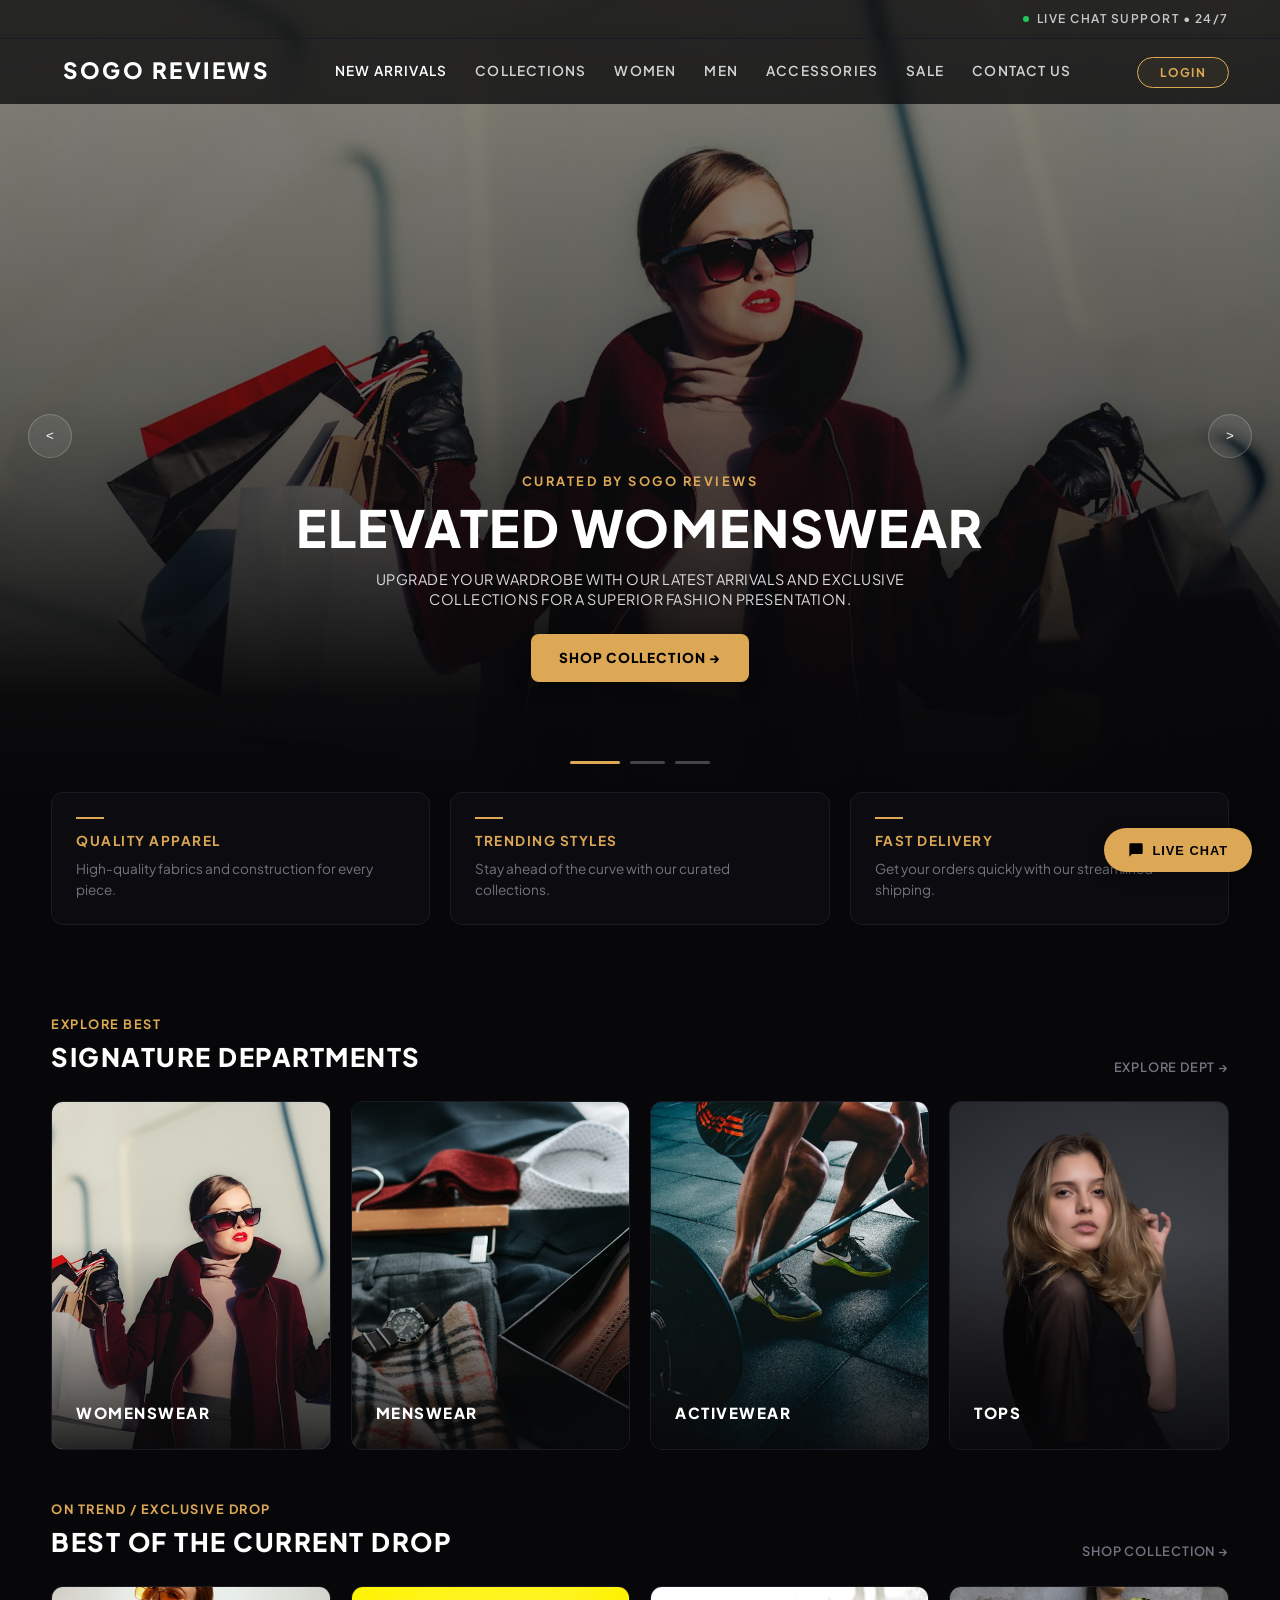
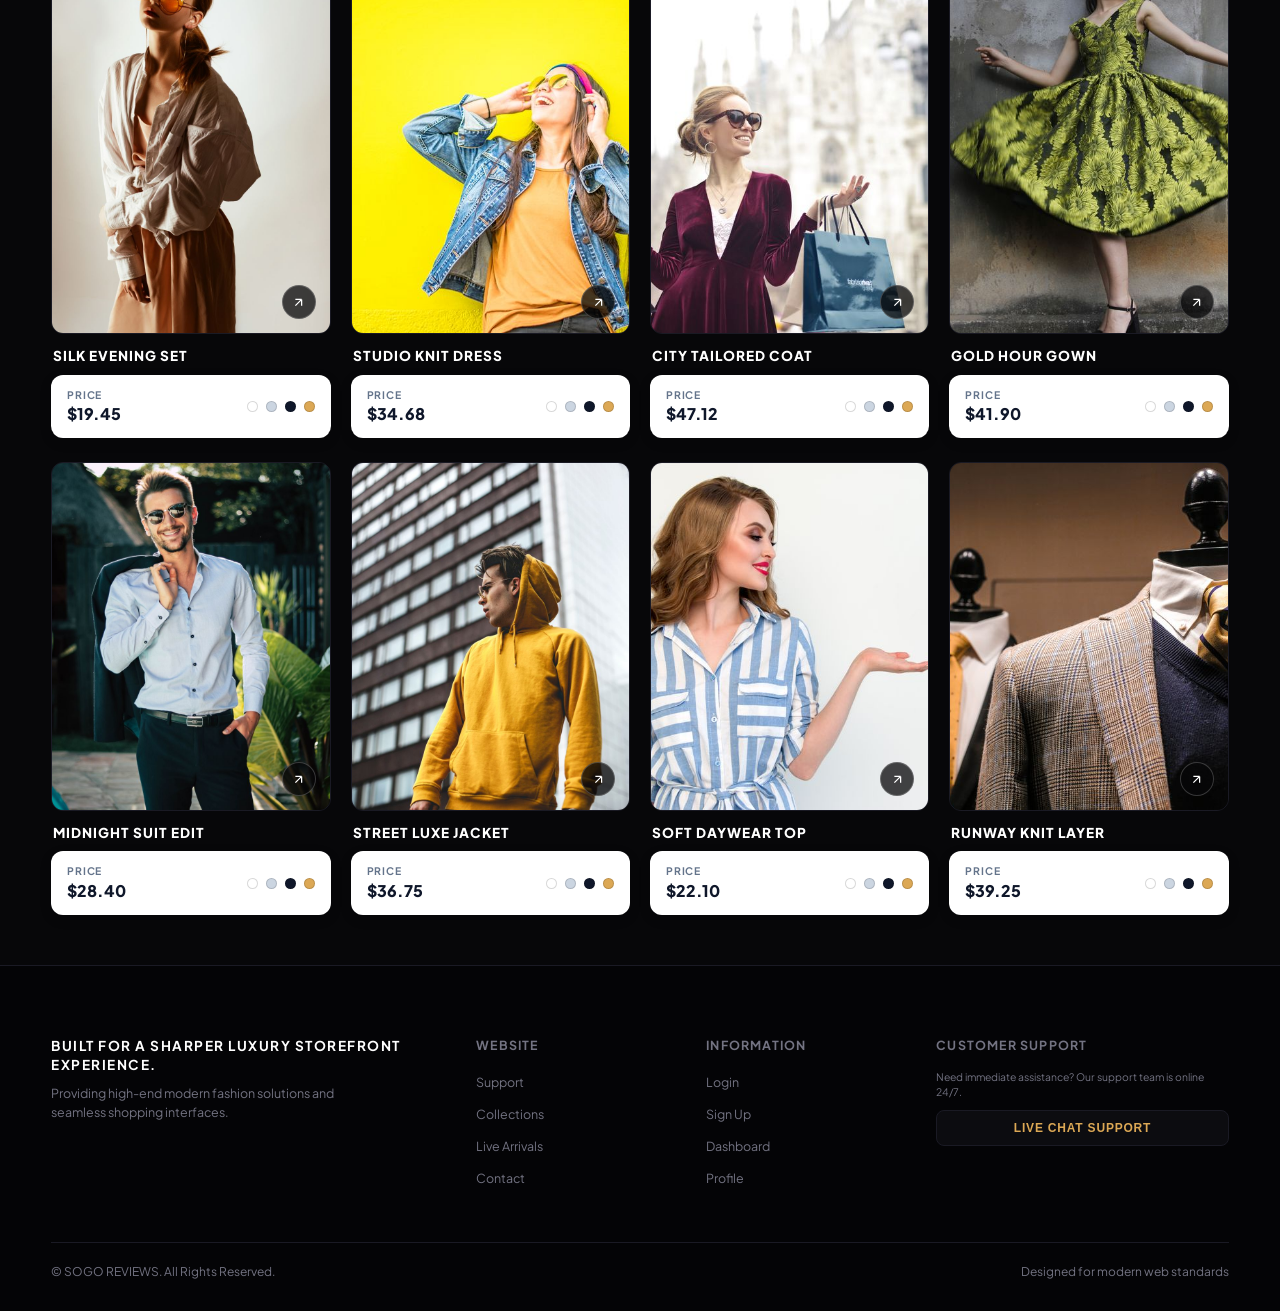
<file: index.html>
<!DOCTYPE html>
<html lang="en">
<head>
  <meta charset="UTF-8">
  <meta name="viewport" content="width=device-width, initial-scale=1.0">
  <title>SOGO REVIEWS - Luxury Storefront</title>
  <link rel="preconnect" href="https://fonts.googleapis.com">
  <link rel="preconnect" href="https://fonts.gstatic.com" crossorigin>
  <link href="https://fonts.googleapis.com/css2?family=Plus+Jakarta+Sans:wght@300;400;500;600;700;800&display=swap" rel="stylesheet">
  <link rel="stylesheet" href="style.css">
</head>
<body>

  <!-- Fullscreen Hero Slider Section -->
  <div class="hero-slider-wrapper">
    
    <!-- Top Bar -->
    <div class="top-bar">
      <div class="top-bar-left"></div>
      <div class="top-bar-right">
        <span class="status-dot"></span> LIVE CHAT SUPPORT • 24/7
      </div>
    </div>

    <!-- Header Navigation Overlay -->
    <header>
      <div class="logo">SOGO REVIEWS</div>
      <nav>
        <a href="#" class="active">New Arrivals</a>
        <a href="#">Collections</a>
        <a href="#">Women</a>
        <a href="#">Men</a>
        <a href="#">Accessories</a>
        <a href="#">Sale</a>
        <a href="#">Contact Us</a>
      </nav>
      <div class="nav-actions">
<a href="auth.html" class="btn-login">Login</a>
      </div>
    </header>

    <!-- Navigation Arrows -->
    <button class="slider-arrow prev" onclick="moveSlide(-1)">&lt;</button>
    <button class="slider-arrow next" onclick="moveSlide(1)">&gt;</button>

    <!-- Slide 1 -->
    <div class="hero-slide hero-slide-1 active">
      <div class="hero-content-container">
        <div class="hero-subtitle">Curated by SOGO Reviews</div>
        <h1 class="hero-title">Elevated Womenswear</h1>
        <p class="hero-desc">Upgrade your wardrobe with our latest arrivals and exclusive collections for a superior fashion presentation.</p>
        <a href="auth.html" class="btn-gold-box">Shop Collection &rarr;</a>
      </div>
    </div>

    <!-- Slide 2 -->
    <div class="hero-slide hero-slide-2">
      <div class="hero-content-container">
        <div class="hero-subtitle">Curated by SOGO Reviews</div>
        <h1 class="hero-title">Private Seasonal Edit</h1>
        <p class="hero-desc">Upgrade your wardrobe with our latest arrivals and exclusive collections for a superior fashion presentation.</p>
        <a href="auth.html" class="btn-gold-box">Shop Collection &rarr;</a>
      </div>
    </div>

    <!-- Slide 3 -->
    <div class="hero-slide hero-slide-3">
      <div class="hero-content-container">
        <div class="hero-subtitle">Curated by SOGO Reviews</div>
        <h1 class="hero-title">Statement Silhouettes</h1>
        <p class="hero-desc">Upgrade your wardrobe with our latest arrivals and exclusive collections for a superior fashion presentation.</p>
        <a href="auth.html" class="btn-gold-box">Shop Collection &rarr;</a>
      </div>
    </div>

    <!-- Slider Indicator Bars -->
    <div class="hero-slider-bars">
      <div class="slider-bar active" onclick="goToSlide(0)"></div>
      <div class="slider-bar" onclick="goToSlide(1)"></div>
      <div class="slider-bar" onclick="goToSlide(2)"></div>
    </div>
  </div>

  <!-- Highlights Ribbon Cards Section -->
  <div class="ribbon-wrapper">
    <div class="ribbon">
      <div class="ribbon-item">
        <div class="ribbon-accent-line"></div>
        <h4>Quality Apparel</h4>
        <p>High-quality fabrics and construction for every piece.</p>
      </div>
      <div class="ribbon-item">
        <div class="ribbon-accent-line"></div>
        <h4>Trending Styles</h4>
        <p>Stay ahead of the curve with our curated collections.</p>
      </div>
      <div class="ribbon-item">
        <div class="ribbon-accent-line"></div>
        <h4>Fast Delivery</h4>
        <p>Get your orders quickly with our streamlined shipping.</p>
      </div>
    </div>
  </div>

  <!-- Signature Departments -->
  <section class="section">
    <div class="section-header">
      <div>
        <div class="section-tag">Explore Best</div>
        <h2 class="section-title">Signature Departments</h2>
      </div>
      <a href="#" class="section-link">Explore Dept &rarr;</a>
    </div>

    <div class="departments-grid">
      <div class="dept-card">
        <img src="assets/landing/dept-women.jpg" alt="Womenswear">
        <div class="dept-overlay">
          <div class="dept-title">Womenswear</div>
        </div>
      </div>
      <div class="dept-card">
        <img src="assets/landing/dept-men.jpg" alt="Menswear">
        <div class="dept-overlay">
          <div class="dept-title">Menswear</div>
        </div>
      </div>
      <div class="dept-card">
        <img src="assets/landing/dept-active.jpg" alt="Activewear">
        <div class="dept-overlay">
          <div class="dept-title">Activewear</div>
        </div>
      </div>
      <div class="dept-card">
        <img src="assets/landing/dept-tops.jpg" alt="Tops">
        <div class="dept-overlay">
          <div class="dept-title">Tops</div>
        </div>
      </div>
    </div>
  </section>

  <!-- Best of Current Drop -->
  <section class="section" style="padding-top: 0;">
    <div class="section-header">
      <div>
        <div class="section-tag">On Trend / Exclusive Drop</div>
        <h2 class="section-title">Best of the Current Drop</h2>
      </div>
      <a href="#" class="section-link">Shop Collection &rarr;</a>
    </div>

    <div class="products-grid">
      <!-- Item 1 -->
      <div class="product-item-wrapper">
        <div class="product-card">
          <div class="product-img">
            <img src="assets/landing/1.jpg" alt="Product">
            <div class="product-action-icon">
              <svg viewBox="0 0 24 24"><path d="M7 17L17 7M17 7H7M17 7V17"/></svg>
            </div>
          </div>
        </div>
        <div class="product-title-bar">SILK EVENING SET</div>
        <div class="product-info-pill">
          <div class="product-price-box">
            <span class="product-price-label">PRICE</span>
            <span class="product-price">$19.45</span>
          </div>
          <div class="color-swatches">
            <div class="swatch swatch-white"></div>
            <div class="swatch swatch-grey"></div>
            <div class="swatch swatch-black"></div>
            <div class="swatch swatch-gold"></div>
          </div>
        </div>
      </div>

      <!-- Item 2 -->
      <div class="product-item-wrapper">
        <div class="product-card">
          <div class="product-img">
            <img src="assets/landing/2.jpg" alt="Product">
            <div class="product-action-icon">
              <svg viewBox="0 0 24 24"><path d="M7 17L17 7M17 7H7M17 7V17"/></svg>
            </div>
          </div>
        </div>
        <div class="product-title-bar">STUDIO KNIT DRESS</div>
        <div class="product-info-pill">
          <div class="product-price-box">
            <span class="product-price-label">PRICE</span>
            <span class="product-price">$34.68</span>
          </div>
          <div class="color-swatches">
            <div class="swatch swatch-white"></div>
            <div class="swatch swatch-grey"></div>
            <div class="swatch swatch-black"></div>
            <div class="swatch swatch-gold"></div>
          </div>
        </div>
      </div>

      <!-- Item 3 -->
      <div class="product-item-wrapper">
        <div class="product-card">
          <div class="product-img">
            <img src="assets/landing/3.jpg" alt="Product">
            <div class="product-action-icon">
              <svg viewBox="0 0 24 24"><path d="M7 17L17 7M17 7H7M17 7V17"/></svg>
            </div>
          </div>
        </div>
        <div class="product-title-bar">CITY TAILORED COAT</div>
        <div class="product-info-pill">
          <div class="product-price-box">
            <span class="product-price-label">PRICE</span>
            <span class="product-price">$47.12</span>
          </div>
          <div class="color-swatches">
            <div class="swatch swatch-white"></div>
            <div class="swatch swatch-grey"></div>
            <div class="swatch swatch-black"></div>
            <div class="swatch swatch-gold"></div>
          </div>
        </div>
      </div>

      <!-- Item 4 -->
      <div class="product-item-wrapper">
        <div class="product-card">
          <div class="product-img">
            <img src="assets/landing/4.jpg" alt="Product">
            <div class="product-action-icon">
              <svg viewBox="0 0 24 24"><path d="M7 17L17 7M17 7H7M17 7V17"/></svg>
            </div>
          </div>
        </div>
        <div class="product-title-bar">GOLD HOUR GOWN</div>
        <div class="product-info-pill">
          <div class="product-price-box">
            <span class="product-price-label">PRICE</span>
            <span class="product-price">$41.90</span>
          </div>
          <div class="color-swatches">
            <div class="swatch swatch-white"></div>
            <div class="swatch swatch-grey"></div>
            <div class="swatch swatch-black"></div>
            <div class="swatch swatch-gold"></div>
          </div>
        </div>
      </div>

      <!-- Item 5 -->
      <div class="product-item-wrapper">
        <div class="product-card">
          <div class="product-img">
            <img src="assets/landing/5.jpg" alt="Product">
            <div class="product-action-icon">
              <svg viewBox="0 0 24 24"><path d="M7 17L17 7M17 7H7M17 7V17"/></svg>
            </div>
          </div>
        </div>
        <div class="product-title-bar">MIDNIGHT SUIT EDIT</div>
        <div class="product-info-pill">
          <div class="product-price-box">
            <span class="product-price-label">PRICE</span>
            <span class="product-price">$28.40</span>
          </div>
          <div class="color-swatches">
            <div class="swatch swatch-white"></div>
            <div class="swatch swatch-grey"></div>
            <div class="swatch swatch-black"></div>
            <div class="swatch swatch-gold"></div>
          </div>
        </div>
      </div>

      <!-- Item 6 -->
      <div class="product-item-wrapper">
        <div class="product-card">
          <div class="product-img">
            <img src="assets/landing/6.jpg" alt="Product">
            <div class="product-action-icon">
              <svg viewBox="0 0 24 24"><path d="M7 17L17 7M17 7H7M17 7V17"/></svg>
            </div>
          </div>
        </div>
        <div class="product-title-bar">STREET LUXE JACKET</div>
        <div class="product-info-pill">
          <div class="product-price-box">
            <span class="product-price-label">PRICE</span>
            <span class="product-price">$36.75</span>
          </div>
          <div class="color-swatches">
            <div class="swatch swatch-white"></div>
            <div class="swatch swatch-grey"></div>
            <div class="swatch swatch-black"></div>
            <div class="swatch swatch-gold"></div>
          </div>
        </div>
      </div>

      <!-- Item 7 -->
      <div class="product-item-wrapper">
        <div class="product-card">
          <div class="product-img">
            <img src="assets/landing/7.jpg" alt="Product">
            <div class="product-action-icon">
              <svg viewBox="0 0 24 24"><path d="M7 17L17 7M17 7H7M17 7V17"/></svg>
            </div>
          </div>
        </div>
        <div class="product-title-bar">SOFT DAYWEAR TOP</div>
        <div class="product-info-pill">
          <div class="product-price-box">
            <span class="product-price-label">PRICE</span>
            <span class="product-price">$22.10</span>
          </div>
          <div class="color-swatches">
            <div class="swatch swatch-white"></div>
            <div class="swatch swatch-grey"></div>
            <div class="swatch swatch-black"></div>
            <div class="swatch swatch-gold"></div>
          </div>
        </div>
      </div>

      <!-- Item 8 -->
      <div class="product-item-wrapper">
        <div class="product-card">
          <div class="product-img">
            <img src="assets/landing/8.jpg" alt="Product">
            <div class="product-action-icon">
              <svg viewBox="0 0 24 24"><path d="M7 17L17 7M17 7H7M17 7V17"/></svg>
            </div>
          </div>
        </div>
        <div class="product-title-bar">RUNWAY KNIT LAYER</div>
        <div class="product-info-pill">
          <div class="product-price-box">
            <span class="product-price-label">PRICE</span>
            <span class="product-price">$39.25</span>
          </div>
          <div class="color-swatches">
            <div class="swatch swatch-white"></div>
            <div class="swatch swatch-grey"></div>
            <div class="swatch swatch-black"></div>
            <div class="swatch swatch-gold"></div>
          </div>
        </div>
      </div>
    </div>
  </section>

  <!-- Footer -->
  <footer>
    <div class="footer-grid">
      <div class="footer-brand">
        <h3>BUILT FOR A SHARPER LUXURY STOREFRONT EXPERIENCE.</h3>
        <p>Providing high-end modern fashion solutions and seamless shopping interfaces.</p>
      </div>

      <div class="footer-col">
        <h4>Website</h4>
        <ul>
          <li><a href="#">Support</a></li>
          <li><a href="#">Collections</a></li>
          <li><a href="#">Live Arrivals</a></li>
          <li><a href="#">Contact</a></li>
        </ul>
      </div>

      <div class="footer-col">
        <h4>Information</h4>
        <ul><li><a href="auth.html">Login</a></li>
<li><a href="auth.html">Sign Up</a></li>
          <li><a href="#">Dashboard</a></li>
          <li><a href="#">Profile</a></li>
        </ul>
      </div>

      <div class="footer-col">
        <h4>Customer Support</h4>
        <p style="font-size: 0.65rem; color: var(--text-muted); margin-bottom: 6px;">Need immediate assistance? Our support team is online 24/7.</p>
        <button class="btn-chat" onclick="window.location.href='auth.html'">Live Chat Support</button>
      </div>
    </div>

    <div class="bottom-bar">
      <div>&copy; SOGO REVIEWS. All Rights Reserved.</div>
      <div>Designed for modern web standards</div>
    </div>
  </footer>

  <!-- Floating Live Chat Button -->
  <button class="floating-chat-btn" onclick="window.location.href='auth.html'">
    <svg viewBox="0 0 24 24"><path d="M20 2H4c-1.1 0-2 .9-2 2v18l4-4h14c1.1 0 2-.9 2-2V4c0-1.1-.9-2-2-2z"/></svg>
    <span class="chat-text">LIVE CHAT</span>
  </button>

  <!-- Hero Slider Script -->
  <script>
    let currentSlide = 0;
    const slides = document.querySelectorAll('.hero-slide');
    const bars = document.querySelectorAll('.slider-bar');
    let autoSlideInterval;

    function showSlide(index) {
      if (index >= slides.length) currentSlide = 0;
      else if (index < 0) currentSlide = slides.length - 1;
      else currentSlide = index;

      slides.forEach((slide, i) => {
        slide.classList.toggle('active', i === currentSlide);
      });

      bars.forEach((bar, i) => {
        bar.classList.toggle('active', i === currentSlide);
      });
    }

    function moveSlide(step) {
      showSlide(currentSlide + step);
      resetAutoSlide();
    }

    function goToSlide(index) {
      showSlide(index);
      resetAutoSlide();
    }

    startAutoSlide();

    function startAutoSlide() {
      autoSlideInterval = setInterval(() => {
        showSlide(currentSlide + 1);
      }, 5000);
    }

    function resetAutoSlide() {
      clearInterval(autoSlideInterval);
      startAutoSlide();
    }
  </script>

</body>
</html>
</file>
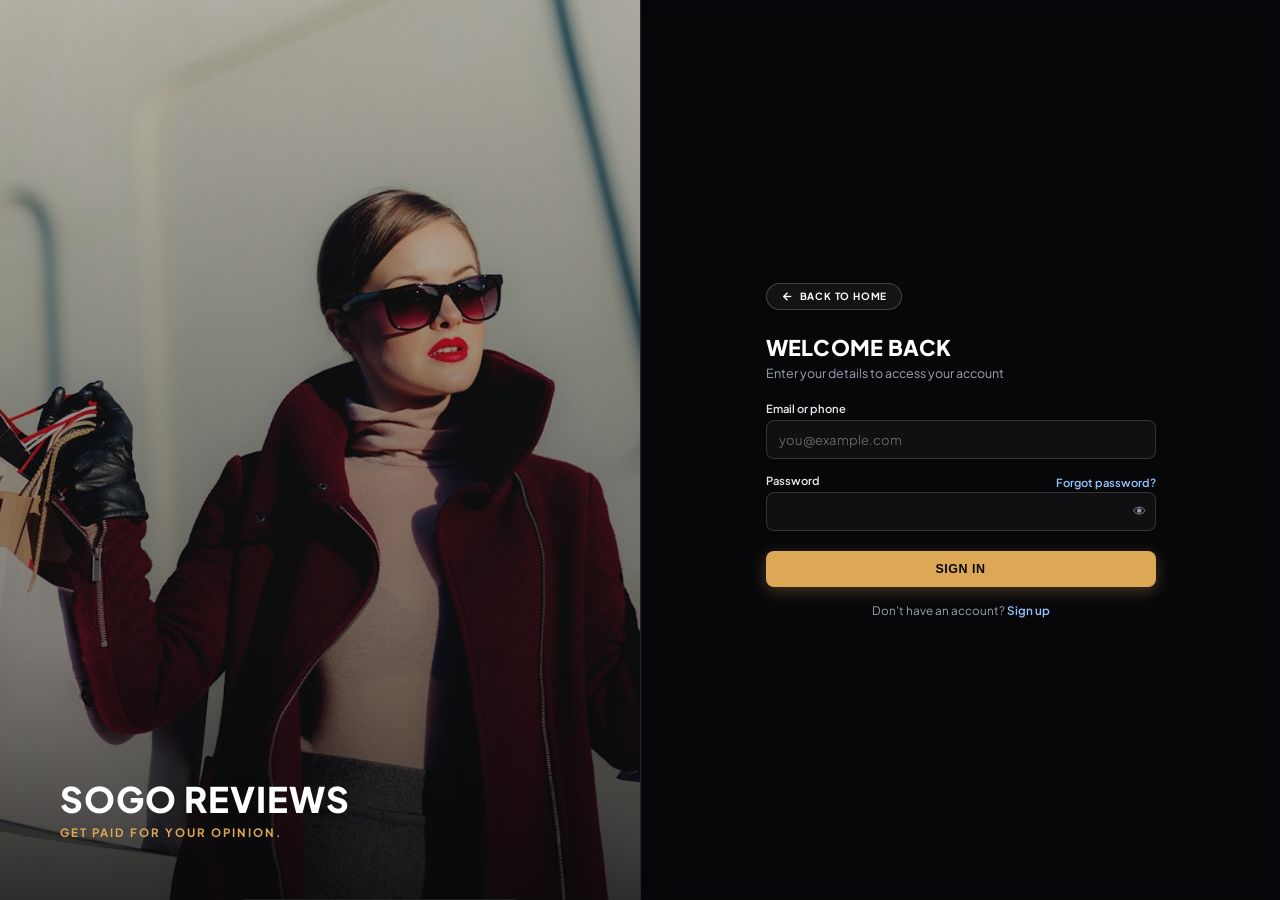
<file: auth.html>
<!DOCTYPE html>
<html lang="en">
<head>
  <meta charset="UTF-8">
  <meta name="viewport" content="width=device-width, initial-scale=1.0">
  <title>SOGO REVIEWS - Authentication</title>
  <link rel="preconnect" href="https://fonts.googleapis.com">
  <link rel="preconnect" href="https://fonts.gstatic.com" crossorigin>
  <link href="https://fonts.googleapis.com/css2?family=Plus+Jakarta+Sans:wght@300;400;500;600;700;800&display=swap" rel="stylesheet">
  <link rel="stylesheet" href="auth.css">
  <script src="auth.js"></script>
</head>
<body class="auth-body">

  <div class="auth-container">
    <div class="auth-banner">
      <div class="auth-banner-content">
        <h1 class="auth-brand">SOGO REVIEWS</h1>
        <p class="auth-tagline">GET PAID FOR YOUR OPINION.</p>
      </div>
    </div>

    <div class="auth-form-wrapper">
      <div class="form-inner-container">
        <a href="index.html" class="back-home-btn">
          <svg viewBox="0 0 24 24" width="13" height="13" stroke="currentColor" stroke-width="2.5" fill="none"><line x1="19" y1="12" x2="5" y2="12"></line><polyline points="12 19 5 12 12 5"></polyline></svg>
          BACK TO HOME
        </a>

        <div class="mobile-brand-title">SOGO REVIEWS</div>

        <div id="loginFormCard" class="form-card active">
          <div class="form-header">
            <h2>WELCOME BACK</h2>
            <p>Enter your details to access your account</p>
          </div>
          <form id="loginForm" onsubmit="handleLogin(event)">
            <div class="input-group">
              <label>Email or phone</label>
              <input type="text" id="loginEmail" placeholder="you@example.com" required>
            </div>
            <div class="input-group">
              <div class="label-row">
                <label>Password</label>
                <a href="#" class="forgot-link" onclick="switchTab('reset')">Forgot password?</a>
              </div>
              <div class="password-wrap">
                <input type="password" id="loginPass" required>
                <button type="button" class="eye-btn" onclick="togglePassword('loginPass', this)">👁</button>
              </div>
            </div>
            <p id="loginError" class="form-error" style="display:none;"></p>
            <button type="submit" class="btn-submit">SIGN IN</button>

            <div class="form-switch-text">Don't have an account? <a href="#" onclick="switchTab('signup')">Sign up</a></div>
          </form>
        </div>

        <div id="resetFormCard" class="form-card">
          <div class="form-header">
            <h2>RESET PASSWORD</h2>
            <p>Request a new password</p>
          </div>
          <form id="resetForm" onsubmit="handleResetRequest(event)">
            <div class="input-group">
              <label>Email or phone</label>
              <input type="text" id="resetEmail" placeholder="you@example.com" required>
            </div>
            <p id="resetMessage" class="form-error" style="display:none;"></p>
            <button type="submit" class="btn-submit">SEND REQUEST</button>

            <div class="form-switch-text"><a href="#" onclick="switchTab('login')">Back to sign in</a></div>
          </form>
        </div>

        <div id="signupFormCard" class="form-card">
          <div class="form-header">
            <h2>CREATE ACCOUNT</h2>
            <p>Join with an invitation code and start earning</p>
          </div>
          <form id="signupForm" onsubmit="handleSignup(event)">
            <div class="input-group"><label>Full name</label><input type="text" id="signupName" placeholder="Your name" required></div>
            <div class="input-group"><label>Email or phone</label><input type="text" id="signupEmail" placeholder="email or phone number" required></div>
            <div class="input-group">
              <label>Password</label>
              <div class="password-wrap">
                <input type="password" id="signupPass" required>
                <button type="button" class="eye-btn" onclick="togglePassword('signupPass', this)">👁</button>
              </div>
            </div>
            <div class="input-group"><label>Invitation code</label><input type="text" id="signupInvite" placeholder="Enter invitation code"></div>
            <p id="signupError" class="form-error" style="display:none;"></p>
            <button type="submit" class="btn-submit">SIGN UP</button>

            <div class="form-switch-text">Already have an account? <a href="#" onclick="switchTab('login')">Sign in</a></div>
          </form>
        </div>
      </div>
    </div>
  </div>

  <script>
    function switchTab(tab) {
      const loginCard = document.getElementById('loginFormCard');
      const signupCard = document.getElementById('signupFormCard');
      const resetCard = document.getElementById('resetFormCard');

      loginCard.classList.remove('active');
      signupCard.classList.remove('active');
      resetCard.classList.remove('active');

      if (tab === 'signup') {
        signupCard.classList.add('active');
      } else if (tab === 'reset') {
        resetCard.classList.add('active');
      } else {
        loginCard.classList.add('active');
      }
      window.scrollTo({ top: 0, behavior: 'smooth' });
    }

    function togglePassword(fieldId, btn) {
      const input = document.getElementById(fieldId);
      input.type = input.type === "password" ? "text" : "password";
    }

    // Already logged in? Skip straight to the right dashboard.
    (function () {
      const session = SogoAuth.getSession();
      if (session) SogoAuth.redirectForRole(session.role);
    })();

    function handleLogin(event) {
      event.preventDefault();
      const email = document.getElementById('loginEmail').value;
      const password = document.getElementById('loginPass').value;
      const errorEl = document.getElementById('loginError');

      const result = SogoAuth.login(email, password);
      if (!result.ok) {
        errorEl.textContent = result.message;
        errorEl.style.display = 'block';
        return;
      }
      errorEl.style.display = 'none';
      SogoAuth.redirectForRole(result.user.role);
    }

    function handleResetRequest(event) {
      event.preventDefault();
      const email = document.getElementById('resetEmail').value;
      const msgEl = document.getElementById('resetMessage');

      const result = SogoAuth.requestPasswordReset(email);
      if (!result.ok) {
        msgEl.style.color = '#f87171';
        msgEl.style.backgroundColor = 'rgba(248, 113, 113, 0.1)';
        msgEl.style.borderColor = 'rgba(248, 113, 113, 0.25)';
        msgEl.textContent = result.message;
        msgEl.style.display = 'block';
        return;
      }

      msgEl.style.color = '#34d399';
      msgEl.style.backgroundColor = 'rgba(52, 211, 153, 0.1)';
      msgEl.style.borderColor = 'rgba(52, 211, 153, 0.25)';
      msgEl.textContent = 'Password reset request sent. Our support team will contact you shortly.';
      msgEl.style.display = 'block';
      document.getElementById('resetForm').reset();
    }

    function handleSignup(event) {
      event.preventDefault();
      const name = document.getElementById('signupName').value;
      const email = document.getElementById('signupEmail').value;
      const password = document.getElementById('signupPass').value;
      const invitationCode = document.getElementById('signupInvite').value;
      const errorEl = document.getElementById('signupError');

      const result = SogoAuth.signup({ name, email, password, invitationCode });
      if (!result.ok) {
        errorEl.textContent = result.message;
        errorEl.style.display = 'block';
        return;
      }
      errorEl.style.display = 'none';
      SogoAuth.redirectForRole(result.user.role);
    }
  </script>
</body>
</html>
</file>
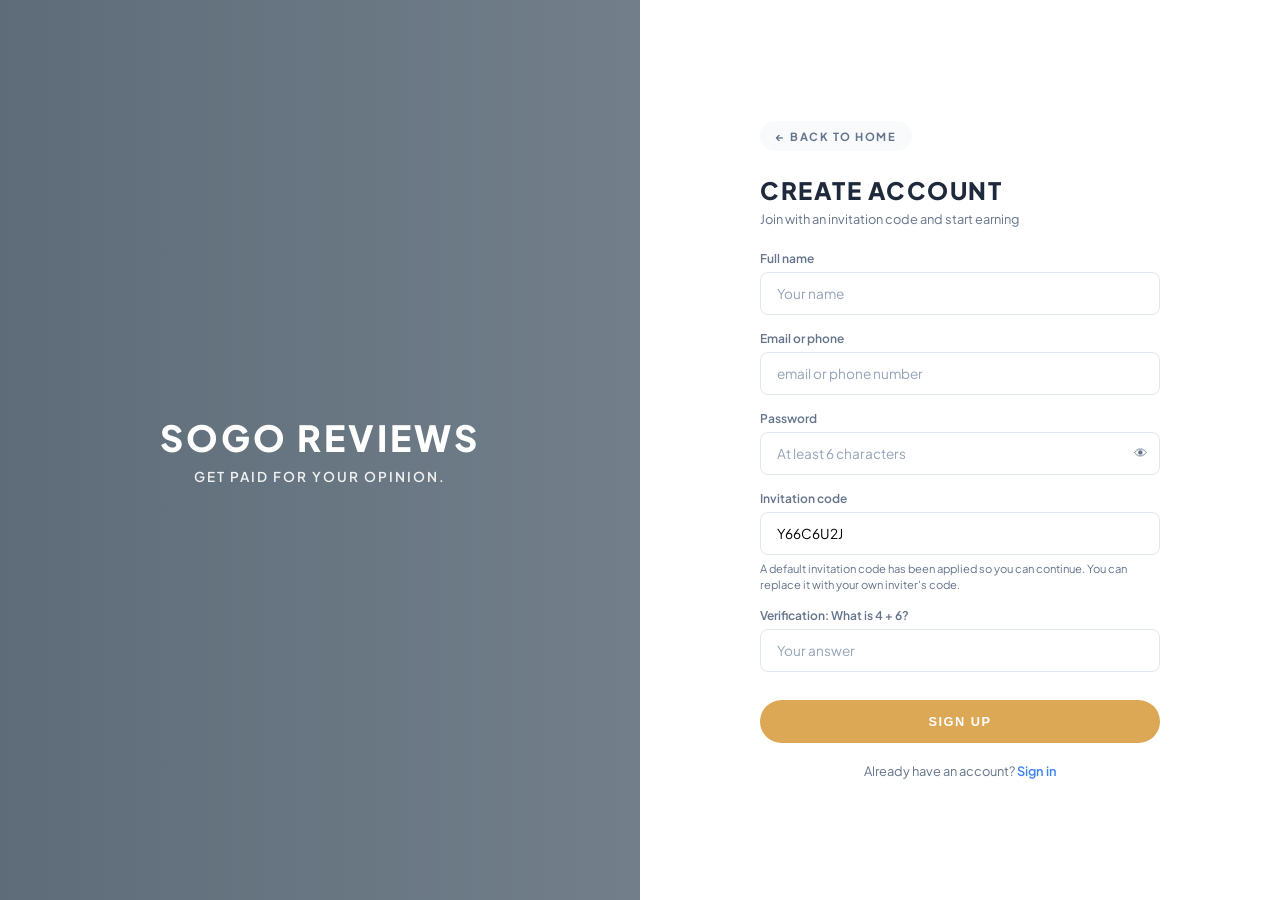
<file: auth.html.html>
<!DOCTYPE html>
<html lang="en">
<head>
  <meta charset="UTF-8">
  <meta name="viewport" content="width=device-width, initial-scale=1.0">
  <title>SOGO REVIEWS - Authentication</title>
  <link rel="preconnect" href="https://fonts.googleapis.com">
  <link rel="preconnect" href="https://fonts.gstatic.com" crossorigin>
  <link href="https://fonts.googleapis.com/css2?family=Plus+Jakarta+Sans:wght@300;400;500;600;700;800&display=swap" rel="stylesheet">
  <style>
    :root {
      --bg-dark: #223a4e;
      --accent: #dca855;
      --accent-hover: #c89544;
      --text-main: #1e293b;
      --text-muted: #64748b;
      --border-color: #e2e8f0;
      --input-bg: #ffffff;
      --radius-sm: 8px;
      --radius-btn: 50px;
    }

    * {
      box-sizing: border-box;
      margin: 0;
      padding: 0;
    }

    body {
      font-family: 'Plus Jakarta Sans', sans-serif;
      min-height: 100vh;
      display: flex;
      background-color: #ffffff;
      color: var(--text-main);
    }

    .auth-container {
      display: flex;
      width: 100vw;
      min-height: 100vh;
    }

    /* Left Side Banner */
    .left-banner {
      flex: 1;
      position: relative;
      background: linear-gradient(to right, rgba(30, 41, 59, 0.4), rgba(30, 41, 59, 0.2)),
                  url('https://images.unsplash.com/photo-1515886657613-9f3515b0c78f?auto=format&fit=crop&w=1200&q=80') center/cover no-repeat;
      display: flex;
      flex-direction: column;
      justify-content: center;
      align-items: center;
      text-align: center;
      padding: 40px;
      color: #ffffff;
    }

    .left-banner::before {
      content: '';
      position: absolute;
      inset: 0;
      background: rgba(38, 59, 78, 0.55);
    }

    .banner-content {
      position: relative;
      z-index: 2;
    }

    .banner-title {
      font-size: 2.25rem;
      font-weight: 800;
      letter-spacing: 3px;
      text-transform: uppercase;
      margin-bottom: 8px;
    }

    .banner-subtitle {
      font-size: 0.85rem;
      font-weight: 600;
      letter-spacing: 2px;
      text-transform: uppercase;
      opacity: 0.9;
    }

    /* Right Form Area */
    .right-form-area {
      flex: 1;
      display: flex;
      flex-direction: column;
      justify-content: center;
      align-items: center;
      padding: 40px;
      background-color: #ffffff;
      position: relative;
    }

    .form-wrapper {
      width: 100%;
      max-width: 400px;
    }

    .btn-back {
      display: inline-flex;
      align-items: center;
      gap: 6px;
      font-size: 0.7rem;
      font-weight: 700;
      letter-spacing: 1.5px;
      text-transform: uppercase;
      color: var(--text-muted);
      text-decoration: none;
      padding: 8px 16px;
      background-color: #f8fafc;
      border-radius: var(--radius-btn);
      margin-bottom: 24px;
      transition: all 0.2s;
    }

    .btn-back:hover {
      color: var(--text-main);
      background-color: #f1f5f9;
    }

    .form-title {
      font-size: 1.5rem;
      font-weight: 800;
      letter-spacing: 1.5px;
      text-transform: uppercase;
      margin-bottom: 6px;
    }

    .form-subtitle {
      font-size: 0.8rem;
      color: var(--text-muted);
      margin-bottom: 24px;
    }

    /* Form Inputs */
    .form-group {
      margin-bottom: 16px;
    }

    .form-label {
      display: block;
      font-size: 0.75rem;
      font-weight: 600;
      color: var(--text-muted);
      margin-bottom: 6px;
    }

    .input-wrapper {
      position: relative;
    }

    .form-input {
      width: 100%;
      padding: 12px 16px;
      font-size: 0.85rem;
      border: 1px solid var(--border-color);
      border-radius: var(--radius-sm);
      outline: none;
      background-color: var(--input-bg);
      transition: border-color 0.2s;
      font-family: inherit;
    }

    .form-input:focus {
      border-color: var(--accent);
    }

    .form-input::placeholder {
      color: #94a3b8;
    }

    .input-hint {
      font-size: 0.7rem;
      color: var(--text-muted);
      margin-top: 6px;
      line-height: 1.4;
    }

    .toggle-pwd {
      position: absolute;
      right: 12px;
      top: 50%;
      transform: translateY(-50%);
      background: none;
      border: none;
      cursor: pointer;
      color: var(--text-muted);
      font-size: 0.85rem;
    }

    /* Submit Button */
    .btn-submit {
      width: 100%;
      background-color: var(--accent);
      color: #ffffff;
      border: none;
      padding: 14px;
      border-radius: var(--radius-btn);
      font-size: 0.8rem;
      font-weight: 700;
      letter-spacing: 1.5px;
      text-transform: uppercase;
      cursor: pointer;
      margin-top: 12px;
      transition: background-color 0.2s, transform 0.1s;
    }

    .btn-submit:hover {
      background-color: var(--accent-hover);
    }

    .btn-submit:active {
      transform: scale(0.99);
    }

    /* Bottom Link */
    .auth-footer {
      text-align: center;
      margin-top: 20px;
      font-size: 0.8rem;
      color: var(--text-muted);
    }

    .auth-footer a {
      color: #3b82f6;
      text-decoration: none;
      font-weight: 600;
      cursor: pointer;
    }

    .auth-footer a:hover {
      text-decoration: underline;
    }

    /* Quick Fill Bar for Admin/Client testing */
    .demo-credentials {
      margin-top: 24px;
      padding: 12px;
      background-color: #f8fafc;
      border: 1px dashed var(--border-color);
      border-radius: var(--radius-sm);
      font-size: 0.75rem;
    }

    .demo-title {
      font-weight: 700;
      margin-bottom: 6px;
      color: var(--text-main);
    }

    .demo-btn {
      background-color: #e2e8f0;
      border: none;
      padding: 4px 8px;
      border-radius: 4px;
      font-size: 0.7rem;
      cursor: pointer;
      margin-right: 6px;
      margin-top: 4px;
      font-weight: 600;
    }

    .demo-btn:hover {
      background-color: #cbd5e1;
    }

    /* Toggle visibility helper */
    .hidden {
      display: none !important;
    }

    @media (max-width: 850px) {
      .left-banner { display: none; }
      .right-form-area { flex: 1; padding: 24px; }
    }
  </style>
</head>
<body>
  <div class="auth-container">
    <!-- Left Hero Banner -->
    <div class="left-banner">
      <div class="banner-content">
        <h1 class="banner-title">SOGO REVIEWS</h1>
        <p class="banner-subtitle">Get Paid For Your Opinion.</p>
      </div>
    </div>

    <!-- Right Authentication Box -->
    <div class="right-form-area">
      <div class="form-wrapper">
        <a href="index.html" class="btn-back">&larr; Back to Home</a>

        <!-- REGISTER FORM -->
        <form id="register-form">
          <h2 class="form-title">Create Account</h2>
          <p class="form-subtitle">Join with an invitation code and start earning</p>

          <div class="form-group">
            <label class="form-label">Full name</label>
            <input type="text" class="form-input" placeholder="Your name" required>
          </div>

          <div class="form-group">
            <label class="form-label">Email or phone</label>
            <input type="text" class="form-input" placeholder="email or phone number" required>
          </div>

          <div class="form-group">
            <label class="form-label">Password</label>
            <div class="input-wrapper">
              <input type="password" id="reg-pwd" class="form-input" placeholder="At least 6 characters" required>
              <button type="button" class="toggle-pwd" onclick="togglePassword('reg-pwd')">&#128065;</button>
            </div>
          </div>

          <div class="form-group">
            <label class="form-label">Invitation code</label>
            <input type="text" class="form-input" value="Y66C6U2J" required>
            <div class="input-hint">A default invitation code has been applied so you can continue. You can replace it with your own inviter's code.</div>
          </div>

          <div class="form-group">
            <label class="form-label">Verification: What is 4 + 6?</label>
            <input type="text" class="form-input" placeholder="Your answer" required>
          </div>

          <button type="submit" class="btn-submit">Sign Up</button>

          <div class="auth-footer">
            Already have an account? <a onclick="switchForm('login')">Sign in</a>
          </div>
        </form>

        <!-- LOGIN FORM -->
        <form id="login-form" class="hidden">
          <a href="index.html" class="btn-back">&larr; Back to Home</a>
    <h2 class="form-title">Welcome Back</h2>
          <p class="form-subtitle">Sign in to manage reviews and access your account</p>

          <div class="form-group">
            <label class="form-label">Email or phone</label>
            <input type="text" id="login-email" class="form-input" placeholder="email or phone number" required>
          </div>

          <div class="form-group">
            <label class="form-label">Password</label>
            <div class="input-wrapper">
              <input type="password" id="login-pwd" class="form-input" placeholder="Enter password" required>
              <button type="button" class="toggle-pwd" onclick="togglePassword('login-pwd')">&#128065;</button>
            </div>
          </div>

          <button type="submit" class="btn-submit">Sign In</button>

          <!-- Quick Test Credentials -->
          <div class="demo-credentials">
            <div class="demo-title">Quick Demo Login:</div>
            <button type="button" class="demo-btn" onclick="fillCredentials('kami_12@gmail.com', 'admin123')">Master Admin</button>
            <button type="button" class="demo-btn" onclick="fillCredentials('shiz1198@gmail.con', 'ss11223344')">Client Side</button>
          </div>

          <div class="auth-footer">
            Don't have an account? <a onclick="switchForm('register')">Sign up</a>
          </div>
        </form>

      </div>
    </div>
  </div>

  <script>
    function switchForm(type) {
      const regForm = document.getElementById('register-form');
      const loginForm = document.getElementById('login-form');

      if (type === 'login') {
        regForm.classList.add('hidden');
        loginForm.classList.remove('hidden');
      } else {
        loginForm.classList.add('hidden');
        regForm.classList.remove('hidden');
      }
    }

    function togglePassword(id) {
      const input = document.getElementById(id);
      if (input.type === 'password') {
        input.type = 'text';
      } else {
        input.type = 'password';
      }
    }

    function fillCredentials(email, pwd) {
      document.getElementById('login-email').value = email;
      document.getElementById('login-pwd').value = pwd;
    }
document.getElementById('login-form').addEventListener('submit', function(e) {
    e.preventDefault();
    window.location.href = "client-dashboard.html";
});
  </script>
</body>
</html>
</file>
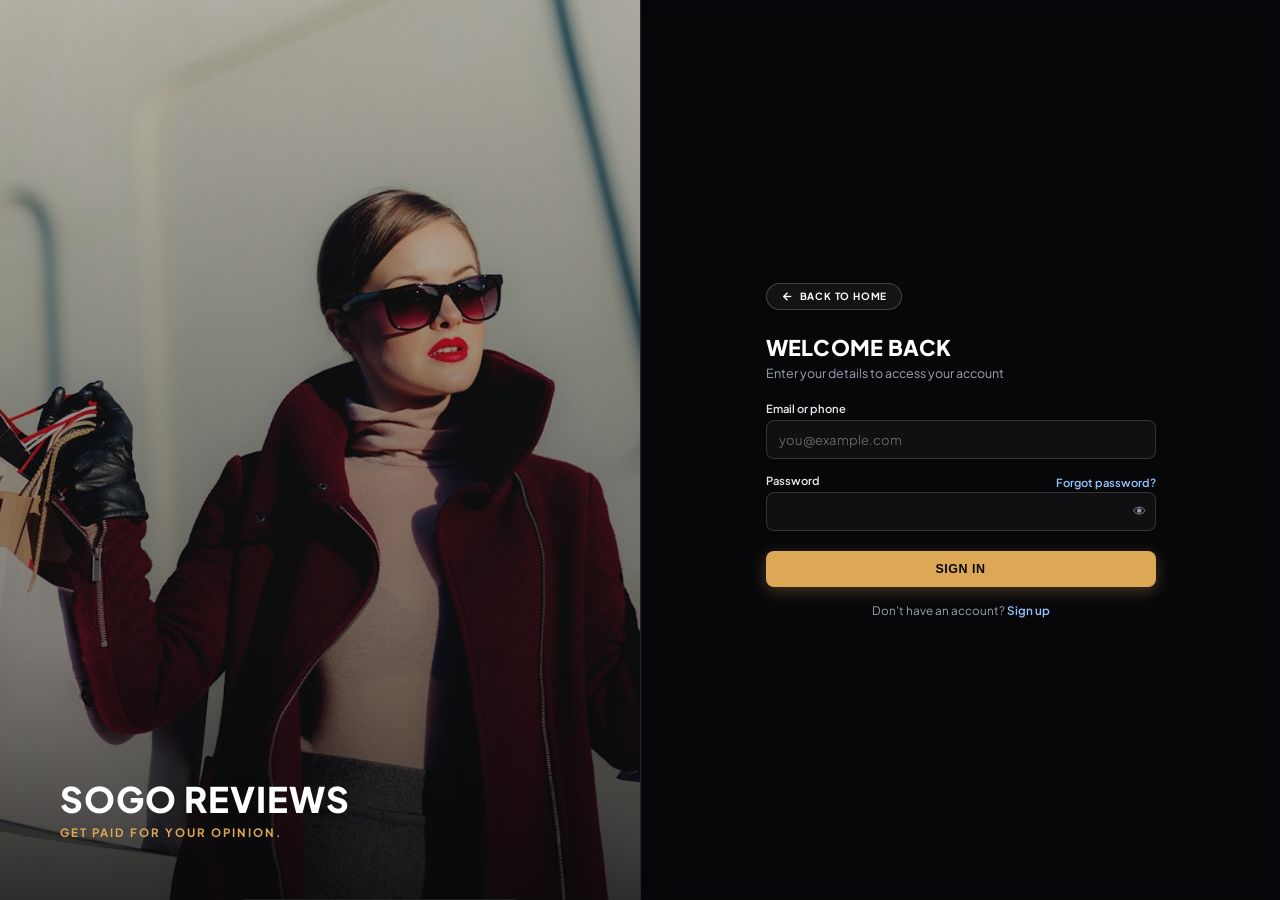
<file: client-dashboard.html>
<!DOCTYPE html>
<html lang="en">
<head>
  <meta charset="UTF-8">
  <meta name="viewport" content="width=device-width, initial-scale=1.0, maximum-scale=1.0, user-scalable=no">
  <title>SOGO REVIEWS - Complete 7-in-1 Dashboard</title>
  <!-- Font Awesome Icons & Google Fonts -->
  <link rel="stylesheet" href="https://cdnjs.cloudflare.com/ajax/libs/font-awesome/6.4.0/css/all.min.css">
  <link href="https://fonts.googleapis.com/css2?family=Plus+Jakarta+Sans:wght@400;500;600;700;800&display=swap" rel="stylesheet">
  <script src="auth.js"></script>
  
  <style>
    /* 3D Duo-Tone Theme Variables */
    :root {
      --bg-dark: #08070c;
      --card-gradient: linear-gradient(135deg, rgba(22, 20, 31, 0.85) 0%, rgba(14, 13, 20, 0.95) 100%);
      --card-border: rgba(255, 255, 255, 0.08);
      --accent-gold: #d9a05b;
      --accent-gold-glow: rgba(217, 160, 91, 0.35);
      --text-main: #ffffff;
      --text-muted: #8b8a97;
      --3d-shadow: 0 12px 30px -10px rgba(0, 0, 0, 0.75), 0 0 1px 1px rgba(255, 255, 255, 0.05);
      --3d-hover-shadow: 0 18px 35px -10px rgba(217, 160, 91, 0.25), 0 0 12px rgba(217, 160, 91, 0.15);
      --bottom-nav-height: 65px;
    }

    * {
      box-sizing: border-box;
      margin: 0;
      padding: 0;
      font-family: 'Plus Jakarta Sans', sans-serif;
      -webkit-tap-highlight-color: transparent;
    }

    body {
      background-color: var(--bg-dark);
      background-image: 
        radial-gradient(circle at 10% 10%, rgba(217, 160, 91, 0.06) 0%, transparent 40%),
        radial-gradient(circle at 90% 90%, rgba(32, 26, 52, 0.3) 0%, transparent 50%);
      color: var(--text-main);
      display: flex;
      min-height: 100vh;
      overflow-x: hidden;
    }

    /* Sidebar Navigation */
    .sidebar {
      width: 260px;
      background: rgba(12, 11, 17, 0.92);
      backdrop-filter: blur(20px);
      border-right: 1px solid var(--card-border);
      display: flex;
      flex-direction: column;
      justify-content: space-between;
      padding: 25px 20px;
      position: fixed;
      height: 100vh;
      z-index: 100;
    }

    .brand {
      font-size: 20px;
      font-weight: 800;
      letter-spacing: 1px;
      margin-bottom: 35px;
      display: flex;
      align-items: center;
      gap: 6px;
    }

    .brand .sogo-text {
      color: var(--accent-gold);
      text-shadow: 0 0 12px var(--accent-gold-glow);
    }

    .brand .reviews-text {
      color: #ffffff;
      letter-spacing: 2px;
    }

    .nav-links { list-style: none; }

    .nav-item {
      display: flex;
      align-items: center;
      gap: 14px;
      padding: 13px 18px;
      margin-bottom: 8px;
      border-radius: 12px;
      color: var(--text-muted);
      font-size: 13px;
      font-weight: 600;
      text-transform: uppercase;
      cursor: pointer;
      transition: all 0.3s ease;
    }

    .nav-item:hover {
      color: #fff;
      background: rgba(255, 255, 255, 0.04);
      transform: translateX(4px);
    }

    .nav-item.active {
      background: linear-gradient(90deg, rgba(217, 160, 91, 0.2) 0%, rgba(217, 160, 91, 0.03) 100%);
      color: var(--accent-gold);
      border-left: 3px solid var(--accent-gold);
    }

    .sidebar-footer {
      border-top: 1px solid var(--card-border);
      padding-top: 18px;
    }

    .user-profile-sm {
      display: flex;
      align-items: center;
      gap: 12px;
      margin-bottom: 16px;
    }

    .avatar {
      width: 40px;
      height: 40px;
      border-radius: 50%;
      background: linear-gradient(135deg, #d9a05b, #99682c);
      color: #0c0b10;
      display: flex;
      align-items: center;
      justify-content: center;
      font-weight: 800;
      font-size: 16px;
      box-shadow: 0 0 15px var(--accent-gold-glow);
    }

    .user-info h4 { font-size: 14px; color: #fff; font-weight: 700; }
    .user-info p { font-size: 11px; color: var(--text-muted); }

    .btn-logout {
      width: 100%;
      padding: 10px;
      background: rgba(255, 255, 255, 0.03);
      border: 1px solid var(--card-border);
      color: #fff;
      border-radius: 10px;
      cursor: pointer;
      display: flex;
      align-items: center;
      justify-content: center;
      gap: 10px;
      font-size: 13px;
      font-weight: 600;
      transition: all 0.3s ease;
    }

    .btn-logout:hover {
      background: rgba(231, 76, 60, 0.15);
      border-color: rgba(231, 76, 60, 0.4);
      color: #e74c3c;
    }

    /* Main Container */
    .main-content {
      margin-left: 260px;
      flex: 1;
      padding: 28px 40px;
      max-width: 1440px;
      padding-bottom: 40px;
    }

    .header-title {
      font-size: 22px;
      font-weight: 800;
      letter-spacing: 1px;
      margin-bottom: 25px;
      display: flex;
      justify-content: space-between;
      align-items: center;
    }

    .header-icons {
      display: flex;
      gap: 18px;
      color: var(--accent-gold);
      font-size: 18px;
    }

    .header-icons i { cursor: pointer; transition: transform 0.2s ease; }
    .header-icons i:hover { transform: scale(1.15); }

    /* View Switcher Animation */
    .view-section { display: none; }
    .view-section.active { display: block; animation: fadeIn 0.35s ease forwards; }

    @keyframes fadeIn {
      from { opacity: 0; transform: translateY(8px); }
      to { opacity: 1; transform: translateY(0); }
    }

    .dashboard-grid {
      display: grid;
      grid-template-columns: 2.8fr 1.2fr;
      gap: 25px;
    }

    /* 3D Modern Cards */
    .card {
      background: var(--card-gradient);
      border: 1px solid var(--card-border);
      border-radius: 16px;
      padding: 22px;
      margin-bottom: 22px;
      box-shadow: var(--3d-shadow);
      backdrop-filter: blur(12px);
      transition: all 0.3s cubic-bezier(0.25, 0.8, 0.25, 1);
    }

    .card:hover {
      transform: translateY(-3px);
      box-shadow: var(--3d-hover-shadow);
      border-color: rgba(217, 160, 91, 0.3);
    }

    .welcome-card {
      background: linear-gradient(135deg, rgba(28, 25, 42, 0.95) 0%, rgba(16, 15, 23, 0.98) 100%);
    }

    .balance-title {
      color: var(--text-muted);
      font-size: 11px;
      font-weight: 700;
      letter-spacing: 1px;
      margin-top: 18px;
    }

    .balance-amount {
      font-size: 32px;
      font-weight: 800;
      color: #ffffff;
      margin: 6px 0 18px 0;
      text-shadow: 0 2px 10px rgba(0,0,0,0.5);
    }

    .invite-box {
      display: inline-flex;
      align-items: center;
      background: rgba(0, 0, 0, 0.35);
      border: 1px solid var(--card-border);
      border-radius: 8px;
      padding: 8px 14px;
      font-size: 12px;
      color: var(--text-muted);
      gap: 12px;
      margin-bottom: 22px;
    }

    .btn-copy {
      background: rgba(255,255,255,0.05);
      border: 1px solid var(--card-border);
      color: #fff;
      padding: 6px 14px;
      border-radius: 6px;
      cursor: pointer;
      font-size: 12px;
      font-weight: 600;
      transition: all 0.2s ease;
    }

    .btn-copy:hover {
      background: var(--accent-gold);
      color: #000;
      box-shadow: 0 0 12px var(--accent-gold-glow);
    }

    .quick-actions {
      display: grid;
      grid-template-columns: repeat(4, 1fr);
      gap: 12px;
    }

    .action-btn {
      background: rgba(255, 255, 255, 0.02);
      border: 1px solid var(--card-border);
      border-radius: 12px;
      padding: 16px 10px;
      display: flex;
      flex-direction: column;
      align-items: center;
      gap: 10px;
      color: var(--text-muted);
      font-size: 12px;
      font-weight: 600;
      cursor: pointer;
      transition: all 0.3s ease;
    }

    .action-btn i { font-size: 18px; color: var(--accent-gold); }

    .action-btn:hover {
      background: rgba(217, 160, 91, 0.12);
      color: #fff;
      border-color: rgba(217, 160, 91, 0.3);
      transform: translateY(-2px);
    }

    /* Stats Row Grid (1 Row x 4 Columns) */
    .stats-row-grid {
      display: grid;
      grid-template-columns: repeat(4, 1fr);
      gap: 16px;
      margin-bottom: 22px;
    }

    .stat-card {
      background: var(--card-gradient);
      border: 1px solid var(--card-border);
      border-radius: 14px;
      padding: 18px;
      box-shadow: var(--3d-shadow);
      transition: all 0.3s ease;
    }

    .stat-card:hover { transform: translateY(-3px); border-color: rgba(217, 160, 91, 0.25); }
    .stat-label { font-size: 11px; color: var(--text-muted); margin-bottom: 8px; font-weight: 600; }
    .stat-value { font-size: 20px; font-weight: 800; color: #fff; }

    /* Your Reviews Grid */
    .reviews-grid {
      display: grid;
      grid-template-columns: repeat(5, 1fr);
      gap: 10px;
      margin-top: 14px;
    }

    .review-box {
      background: rgba(0, 0, 0, 0.25);
      border: 1px solid var(--card-border);
      border-radius: 10px;
      padding: 12px 8px;
      text-align: center;
    }

    .review-status { font-size: 11px; margin-bottom: 6px; font-weight: 700; }
    .status-submitted { color: var(--text-muted); }
    .status-approved { color: #2ecc71; }
    .status-pending { color: #e67e22; }
    .status-rejected { color: #e74c3c; }
    .status-rewrite { color: #f39c12; }

    /* Membership Packages Card Inner */
    .membership-card-inner {
      background: rgba(0, 0, 0, 0.3);
      border: 1px solid var(--card-border);
      border-radius: 12px;
      padding: 20px;
      margin-top: 14px;
    }

    .membership-title { font-size: 15px; font-weight: 700; color: #ffffff; margin-bottom: 8px; }
    .membership-price { font-size: 24px; font-weight: 800; color: var(--accent-gold); margin-bottom: 10px; }
    .membership-details { font-size: 12px; color: var(--text-muted); line-height: 1.6; margin-bottom: 16px; }

    /* Gold Buttons */
    .btn-gold {
      background: linear-gradient(135deg, #e5b373, #bd813b);
      color: #0c0b10;
      border: none;
      font-weight: 800;
      padding: 12px 24px;
      border-radius: 8px;
      cursor: pointer;
      font-size: 12px;
      text-transform: uppercase;
      letter-spacing: 0.5px;
      box-shadow: 0 4px 15px var(--accent-gold-glow);
      transition: all 0.3s ease;
      display: inline-flex;
      align-items: center;
      justify-content: center;
      gap: 8px;
    }

    .btn-gold:hover { transform: translateY(-2px); box-shadow: 0 8px 25px var(--accent-gold-glow); }

    .btn-outline-gold {
      background: transparent;
      border: 1px solid var(--accent-gold);
      color: var(--accent-gold);
      padding: 10px 20px;
      border-radius: 8px;
      font-weight: 700;
      font-size: 12px;
      cursor: pointer;
      transition: all 0.2s ease;
    }

    .btn-outline-gold:hover {
      background: rgba(217, 160, 91, 0.1);
      box-shadow: 0 0 12px var(--accent-gold-glow);
    }

    .btn-dark {
      background: rgba(255, 255, 255, 0.05);
      border: 1px solid var(--card-border);
      color: #fff;
      padding: 10px 20px;
      border-radius: 8px;
      font-size: 12px;
      font-weight: 700;
      cursor: pointer;
      transition: all 0.2s ease;
    }

    .btn-dark:hover {
      background: rgba(255, 255, 255, 0.1);
      border-color: rgba(255, 255, 255, 0.2);
    }

    /* Dropzone Upload */
    .upload-box {
      border: 2px dashed rgba(217, 160, 91, 0.3);
      background: rgba(0, 0, 0, 0.2);
      border-radius: 12px;
      padding: 30px;
      text-align: center;
      color: var(--text-muted);
      cursor: pointer;
      margin: 15px 0;
      transition: all 0.3s ease;
    }

    .upload-box:hover {
      border-color: var(--accent-gold);
      background: rgba(217, 160, 91, 0.05);
    }

    /* Live Earnings Auto Scroll */
    .live-card {
      height: 100%;
      max-height: 680px;
      display: flex;
      flex-direction: column;
    }

    .live-header {
      display: flex;
      justify-content: space-between;
      align-items: center;
      margin-bottom: 18px;
    }

    .live-badge {
      font-size: 10px;
      color: #2ecc71;
      font-weight: 800;
      display: flex;
      align-items: center;
      gap: 6px;
      background: rgba(46, 204, 113, 0.1);
      padding: 4px 10px;
      border-radius: 20px;
      border: 1px solid rgba(46, 204, 113, 0.2);
    }

    .live-badge::before {
      content: '';
      width: 6px;
      height: 6px;
      background: #2ecc71;
      border-radius: 50%;
      box-shadow: 0 0 8px #2ecc71;
    }

    .live-scroll-container {
      overflow: hidden;
      flex: 1;
      position: relative;
    }

    .live-scroll-list {
      display: flex;
      flex-direction: column;
      gap: 16px;
      animation: autoScroll 18s linear infinite;
    }

    .live-scroll-list:hover { animation-play-state: paused; }

    .live-item {
      display: flex;
      justify-content: space-between;
      align-items: center;
      padding-bottom: 12px;
      border-bottom: 1px solid var(--card-border);
    }

    .live-user { font-size: 13px; font-weight: 700; color: #fff; }
    .live-date { font-size: 11px; color: var(--text-muted); margin-top: 3px; }
    .live-amount { color: var(--accent-gold); font-weight: 800; font-size: 14px; text-shadow: 0 0 10px var(--accent-gold-glow); }

    @keyframes autoScroll {
      0% { transform: translateY(0); }
      100% { transform: translateY(-50%); }
    }

    /* Form Fields */
    .input-group { display: flex; gap: 12px; margin-top: 12px; }

    .input-field {
      width: 100%;
      background: rgba(0, 0, 0, 0.35);
      border: 1px solid var(--card-border);
      border-radius: 10px;
      padding: 12px 16px;
      color: #fff;
      font-size: 13px;
      outline: none;
      transition: all 0.3s ease;
    }

    .input-field:focus { border-color: var(--accent-gold); box-shadow: 0 0 10px rgba(217, 160, 91, 0.15); }
    .form-row { display: grid; grid-template-columns: 1fr 1fr; gap: 16px; margin-bottom: 16px; }
    .form-group { display: flex; flex-direction: column; gap: 8px; position: relative; }
    .form-group label { font-size: 11px; color: var(--text-muted); font-weight: 600; }

    .input-icon-wrapper {
      position: relative;
      display: flex;
      align-items: center;
    }

    .input-icon-wrapper .input-field { padding-right: 40px; }
    .input-icon-wrapper i {
      position: absolute;
      right: 14px;
      color: var(--text-muted);
      cursor: pointer;
    }

    /* Filter Tabs for Reviews */
    .filter-tabs {
      display: flex;
      gap: 10px;
      margin-bottom: 18px;
      flex-wrap: wrap;
    }

    .filter-btn {
      background: rgba(255, 255, 255, 0.03);
      border: 1px solid var(--card-border);
      color: var(--text-muted);
      padding: 8px 18px;
      border-radius: 8px;
      font-size: 12px;
      font-weight: 600;
      cursor: pointer;
      transition: all 0.2s ease;
    }

    .filter-btn:hover, .filter-btn.active {
      background: rgba(217, 160, 91, 0.15);
      border-color: var(--accent-gold);
      color: #fff;
    }

    /* Warning Notice Box */
    .warning-box {
      background: rgba(217, 160, 91, 0.08);
      border: 1px solid rgba(217, 160, 91, 0.25);
      border-radius: 10px;
      padding: 14px 18px;
      color: #e5b373;
      font-size: 12px;
      line-height: 1.6;
      margin-bottom: 20px;
    }

    /* Tables */
    .data-table {
      width: 100%;
      border-collapse: collapse;
      text-align: left;
      font-size: 12px;
    }

    .data-table th {
      padding: 14px;
      color: var(--text-muted);
      font-weight: 700;
      border-bottom: 1px solid var(--card-border);
      letter-spacing: 0.5px;
    }

    .data-table td {
      padding: 14px;
      border-bottom: 1px solid rgba(255, 255, 255, 0.03);
    }

    .floating-chat {
      position: fixed;
      bottom: 30px;
      right: 30px;
      width: 55px;
      height: 55px;
      background: linear-gradient(135deg, #d9a05b, #b57a35);
      border-radius: 50%;
      display: flex;
      align-items: center;
      justify-content: center;
      color: #0c0b10;
      font-size: 22px;
      box-shadow: 0 10px 25px var(--accent-gold-glow);
      cursor: pointer;
      z-index: 99;
    }

    /* Mobile Bottom Navigation Bar */
    .mobile-bottom-nav {
      display: none;
      position: fixed;
      bottom: 0;
      left: 0;
      width: 100%;
      height: var(--bottom-nav-height);
      background: rgba(10, 9, 14, 0.96);
      backdrop-filter: blur(20px);
      border-top: 1px solid var(--card-border);
      z-index: 1000;
      justify-content: space-around;
      align-items: center;
      padding: 0 5px;
      box-shadow: 0 -10px 25px rgba(0, 0, 0, 0.8);
    }

    .bottom-nav-item {
      display: flex;
      flex-direction: column;
      align-items: center;
      justify-content: center;
      gap: 5px;
      color: var(--text-muted);
      font-size: 10px;
      font-weight: 700;
      letter-spacing: 0.5px;
      text-transform: uppercase;
      text-decoration: none;
      flex: 1;
      height: 100%;
      cursor: pointer;
      transition: all 0.2s ease;
    }

    .bottom-nav-item i { font-size: 18px; transition: transform 0.2s ease, color 0.2s ease; }
    .bottom-nav-item.active { color: var(--accent-gold); }
    .bottom-nav-item.active i { transform: translateY(-2px); text-shadow: 0 0 10px var(--accent-gold-glow); }

    /* Responsive Adjustments */
    @media (max-width: 992px) {
      .sidebar { display: none; }
      
      .main-content {
        margin-left: 0;
        padding: 16px;
        padding-bottom: calc(var(--bottom-nav-height) + 30px);
      }

      .dashboard-grid { grid-template-columns: 1fr; gap: 15px; }
      .stats-row-grid { grid-template-columns: repeat(2, 1fr); gap: 12px; }
      .form-row { grid-template-columns: 1fr; }
      .reviews-grid { grid-template-columns: repeat(3, 1fr); gap: 8px; }

      .card { padding: 16px; margin-bottom: 16px; border-radius: 14px; }

      .floating-chat {
        bottom: calc(var(--bottom-nav-height) + 15px);
        right: 15px;
        width: 48px;
        height: 48px;
        font-size: 18px;
      }

      .mobile-bottom-nav { display: flex; }
    }

    @media (max-width: 480px) {
      .reviews-grid { grid-template-columns: repeat(2, 1fr); }
      .quick-actions { gap: 8px; }
      .action-btn { padding: 12px 6px; font-size: 11px; }
    }
  </style>
</head>
<body>
  <script>
    // Auth guard: only logged-in clients may view this page.
    var currentSession = SogoAuth.requireRole('client');
  </script>

  <!-- Desktop Sidebar Navigation -->
  <aside class="sidebar">
    <div>
      <div class="brand">
        <span class="sogo-text">SOGO</span>
        <span class="reviews-text">REVIEWS</span>
      </div>
      <ul class="nav-links">
        <li class="nav-item active" onclick="switchTab('dashboard', this)"><i class="fa-solid fa-table-cells-large"></i> Dashboard</li>
        <li class="nav-item" onclick="switchTab('packages', this)"><i class="fa-solid fa-box"></i> Packages</li>
        <li class="nav-item" onclick="switchTab('mypackages', this)"><i class="fa-solid fa-cubes"></i> My Packages</li>
        <li class="nav-item" onclick="switchTab('reviews', this)"><i class="fa-solid fa-star"></i> Reviews</li>
        <li class="nav-item" onclick="switchTab('withdraw', this)"><i class="fa-solid fa-wallet"></i> Withdraw</li>
        <li class="nav-item" onclick="switchTab('chat', this)"><i class="fa-solid fa-message"></i> Chat</li>
        <li class="nav-item" onclick="switchTab('profile', this)"><i class="fa-solid fa-gear"></i> Profile Settings</li>
      </ul>
    </div>
    <div class="sidebar-footer">
      <div class="user-profile-sm">
        <div class="avatar" id="sidebarAvatar">U</div>
        <div class="user-info">
          <h4 id="sidebarUserName">User</h4>
          <p>User</p>
        </div>
      </div>
      <button class="btn-logout" onclick="SogoAuth.logout()"><i class="fa-solid fa-right-from-bracket"></i> Logout</button>
    </div>
  </aside>

  <!-- Main View Container -->
  <main class="main-content">
    <div class="header-title">
      <span id="pageTitle">HOME</span>
      <div class="header-icons">
        <i class="fa-regular fa-bell"></i>
        <i class="fa-solid fa-right-from-bracket" onclick="SogoAuth.logout()"></i>
      </div>
    </div>

    <!-- 1. DASHBOARD VIEW (FIT OLD CODE) -->
    <div id="tab-dashboard" class="view-section active">
      <div class="dashboard-grid">
        <div class="left-col">
          <!-- Top Balance Card -->
          <div class="card welcome-card">
            <div class="user-profile-sm">
              <div class="avatar" id="dashAvatar">U</div>
              <div>
                <h3 id="dashUserName">USER</h3>
                <p style="font-size: 11px; color: var(--text-muted);" id="dashUserEmail">-</p>
              </div>
            </div>
            <div class="balance-title">AVAILABLE BALANCE</div>
            <div class="balance-amount" id="dashBalance">USD 0.00</div>
            <div class="invite-box">
              <span id="dashInviteCode">Invitation -</span>
              <button class="btn-copy" id="dashCopyBtn">Copy</button>
            </div>
            <div class="quick-actions">
              <div class="action-btn" onclick="openView('chat')"><i class="fa-solid fa-message"></i> Chat</div>
              <div class="action-btn" onclick="openView('packages')"><i class="fa-solid fa-box"></i> Packages</div>
              <div class="action-btn" onclick="openView('dashboard')"><i class="fa-solid fa-gift"></i> Invite</div>
              <div class="action-btn" onclick="openView('withdraw')"><i class="fa-solid fa-wallet"></i> Withdraw</div>
            </div>
          </div>

          <!-- Stats Row Grid (1 Row x 4 Columns) -->
          <div class="stats-row-grid">
            <div class="stat-card"><div class="stat-label">Today's earnings</div><div class="stat-value">$0.00</div></div>
            <div class="stat-card"><div class="stat-label">Today's commission</div><div class="stat-value">$0.00</div></div>
            <div class="stat-card"><div class="stat-label">Total earnings</div><div class="stat-value">$0.00</div></div>
            <div class="stat-card"><div class="stat-label">Referrals</div><div class="stat-value">0</div></div>
          </div>

          <!-- Your Reviews Card -->
          <div class="card">
            <div style="display: flex; justify-content: space-between; margin-bottom: 12px;">
              <span style="font-weight: 700; font-size: 14px;">Your Reviews</span>
              <span style="color: var(--text-muted); font-size: 12px; cursor: pointer;" onclick="openView('reviews')">View all</span>
            </div>
            <div class="reviews-grid">
              <div class="review-box"><div class="review-status status-submitted">Submitted</div><div class="stat-value">0</div></div>
              <div class="review-box"><div class="review-status status-approved">Approved</div><div class="stat-value" style="color: #2ecc71;">0</div></div>
              <div class="review-box"><div class="review-status status-pending">Pending</div><div class="stat-value" style="color: #e67e22;">0</div></div>
              <div class="review-box"><div class="review-status status-rejected">Rejected</div><div class="stat-value" style="color: #e74c3c;">0</div></div>
              <div class="review-box"><div class="review-status status-rewrite">Rewrite</div><div class="stat-value" style="color: #f39c12;">0</div></div>
            </div>
          </div>

          <!-- Invite & Earn Card -->
          <div class="card">
            <div style="font-weight: 700; font-size: 14px;">Invite & earn</div>
            <p style="font-size: 11px; color: var(--text-muted); margin-top: 4px;">Share your code or link — anyone who signs up through it is tracked to you.</p>
            <div class="input-group"><input type="text" class="input-field" id="inviteCodeField" value="" readonly><button class="btn-copy" id="inviteCodeCopyBtn">Copy</button></div>
            <div class="input-group"><input type="text" class="input-field" id="inviteLinkField" value="" readonly><button class="btn-copy" id="inviteLinkCopyBtn">Copy</button></div>
          </div>

          <!-- Membership Packages Card -->
          <div class="card">
            <div style="display: flex; justify-content: space-between; align-items: center;">
              <span style="font-weight: 700; font-size: 14px;">Membership Packages</span>
              <span style="color: var(--text-muted); font-size: 12px; cursor: pointer;" onclick="openView('packages')">View all</span>
            </div>
            <div class="membership-card-inner">
              <div class="membership-title">Jo Malone London Timeless British Fragrance</div>
              <div class="membership-price">$100</div>
              <div class="membership-details">
                20 products to review<br>
                Earn $2000.00 in commission
              </div>
              <button class="btn-gold" onclick="openView('packages')">JOIN NOW</button>
            </div>
          </div>
        </div>

        <!-- Right Side Live Earnings Widget -->
        <div class="right-col">
          <div class="card live-card">
            <div class="live-header">
              <span style="font-weight: 700; font-size: 14px;">Live Earnings</span>
              <span class="live-badge">LIVE</span>
            </div>
            <div class="live-scroll-container">
              <div class="live-scroll-list" id="liveEarningsList"></div>
            </div>
          </div>
        </div>
      </div>
    </div>

    <!-- 2. PACKAGES VIEW (FIT OLD CODE - IMAGE 1) -->
    <div id="tab-packages" class="view-section">
      <div class="card" style="max-width: 600px;">
        <h3 style="font-size: 16px; font-weight: 700; margin-bottom: 12px;">Jo Malone London Timeless British Fragrance</h3>
        <p style="font-size: 12px; color: var(--text-muted); line-height: 1.6; margin-bottom: 20px;">
          Jo Malone London is a renowned British fragrance brand celebrated for its elegant, sophisticated, and distinctive scents, offering a beautiful collection of perfumes featuring fresh citrus, delicate florals, warm woods, and rich aromatic notes. With its signature minimalist luxury and carefully crafted fragrance compositions, Jo Malone London has become a favorite among fragrance lovers seeking timeless elegance and exceptional quality. Explore the brand's collection, discover your favorite fragrance, and share your honest experience to help others find a scent they'll love.
        </p>
        <div style="font-size: 28px; font-weight: 800; color: #ffffff; margin-bottom: 15px;">$100</div>
        <p style="font-size: 12px; color: var(--text-muted); margin-bottom: 22px; line-height: 1.8;">
          <i class="fa-solid fa-box" style="color: var(--accent-gold);"></i> 20 products to review<br>
          <i class="fa-solid fa-wallet" style="color: var(--accent-gold);"></i> Earn $2000.00 in commission
        </p>
        <button class="btn-gold" style="width: 100%; border-radius: 8px; padding: 12px;" onclick="openView('packagereviews')">Select package</button>
      </div>
    </div>

    <!-- 2-ALT. PACKAGE REVIEWS VIEW (FIT OLD CODE - IMAGE 2) -->
    <div id="tab-packagereviews" class="view-section">
      <div class="card">
        <div style="display: flex; justify-content: space-between; align-items: center; margin-bottom: 10px;">
          <h3 style="font-size: 16px; font-weight: 700;">Jo Malone London Timeless British Fragrance</h3>
          <span style="font-size: 10px; background: rgba(255,255,255,0.05); padding: 4px 10px; border-radius: 4px; color: var(--text-muted);">Pending Payment</span>
        </div>
        <p style="font-size: 11px; color: var(--text-muted); margin-bottom: 15px;">0 of 20 products reviewed (0%)</p>
        
        <div class="stats-row-grid" style="grid-template-columns: 1fr 1fr; margin-bottom: 20px;">
          <div class="stat-card">
            <div class="stat-label">Commission</div>
            <div class="stat-value" style="font-size: 16px;">$0.00</div>
          </div>
          <div class="stat-card">
            <div class="stat-label">Price</div>
            <div class="stat-value" style="font-size: 16px; color: var(--accent-gold);">$100</div>
          </div>
        </div>

        <h4 style="font-size: 13px; font-weight: 700;">Activate this package</h4>
        <p style="font-size: 11px; color: var(--text-muted); margin-top: 4px;">Pay $100 and upload a screenshot. Support will verify and activate your package.</p>
        
        <div class="upload-box">
          <i class="fa-solid fa-cloud-arrow-up" style="font-size: 24px; color: var(--accent-gold); margin-bottom: 8px;"></i>
          <div style="font-size: 12px; font-weight: 700; color: #fff;">CHOOSE PAYMENT SCREENSHOT</div>
          <div style="font-size: 10px; color: var(--text-muted); margin-top: 4px;">PNG, JPG or WEBP</div>
        </div>
        <button class="btn-gold" style="border-radius: 6px; padding: 10px 20px;">Upload payment screenshot</button>
      </div>

      <h4 style="font-size: 14px; margin-bottom: 15px;">Products in this package</h4>
      <div id="packageProductsList"></div>
    </div>

    <!-- 3. MY PACKAGES VIEW (FIT OLD CODE - IMAGE 3) -->
    <div id="tab-mypackages" class="view-section">
      <div class="dashboard-grid" style="grid-template-columns: 2fr 1fr 1fr; margin-bottom: 22px;">
        <div class="card" style="margin-bottom: 0;">
          <span style="font-size: 11px; color: var(--text-muted); font-weight: 700;">CURRENT BALANCE</span>
          <h2 style="font-size: 32px; font-weight: 800; color: #fff; margin: 6px 0;" id="myPkgBalance">$0.00</h2>
          <span style="font-size: 11px; color: var(--text-muted);">Total earned: $0.00</span>
        </div>
        <div class="card" style="margin-bottom: 0; display: flex; flex-direction: column; justify-content: center;">
          <p style="font-size: 11px; color: var(--text-muted); margin-bottom: 12px;">Ready to cash out? Withdraw your earnings anytime.</p>
          <button class="btn-gold" style="width: 100%; border-radius: 8px; text-align: center;" onclick="openView('withdraw')">WITHDRAW</button>
        </div>
        <div class="card" style="margin-bottom: 0; display: flex; flex-direction: column; justify-content: center;">
          <p style="font-size: 11px; color: var(--text-muted); margin-bottom: 12px;">Need funds added to your balance? Request a top-up.</p>
          <button class="btn-dark" style="width: 100%; border-radius: 8px; text-align: center;" onclick="openTopupPrompt()">REQUEST TOP-UP</button>
        </div>
      </div>

      <div class="card" id="myTopupsCard" style="display:none;">
        <h4 style="font-size: 14px; margin-bottom: 10px;">My Top-up Requests</h4>
        <div id="myTopupsList"></div>
      </div>

      <div class="card">
        <h4 style="font-size: 14px; margin-bottom: 10px;">My Packages</h4>
        <p style="font-size: 12px; color: var(--text-muted);">You have not selected a package yet. Browse packages to get started.</p>
      </div>

      <div class="card">
        <h4 style="font-size: 14px; margin-bottom: 15px;">Transaction History</h4>
        <div style="overflow-x: auto;">
          <table class="data-table">
            <thead>
              <tr>
                <th>TYPE</th>
                <th>DETAILS</th>
                <th>AMOUNT</th>
                <th>DATE</th>
              </tr>
            </thead>
            <tbody id="transactionHistoryBody">
              <tr><td colspan="4" style="text-align:center; color:var(--text-muted); padding:20px;">Loading...</td></tr>
            </tbody>
          </table>
          <div style="font-size: 11px; color: var(--text-muted); margin-top: 12px;" id="transactionHistoryCount"></div>
        </div>
      </div>
    </div>

    <!-- 4. REVIEWS VIEW (EXACT IMAGE A) -->
    <div id="tab-reviews" class="view-section">
      <h4 style="font-size: 14px; font-weight: 700; margin-bottom: 15px;">Packages to review</h4>
      
      <div class="card" style="margin-bottom: 25px;">
        <div style="display: flex; justify-content: space-between; align-items: flex-start; margin-bottom: 8px;">
          <div>
            <h3 style="font-size: 15px; font-weight: 700;">Jo Malone London Timeless British Fragrance</h3>
            <div style="font-size: 13px; font-weight: 700; color: #fff; margin-top: 4px;">$100</div>
          </div>
          <span style="font-size: 11px; background: rgba(217, 160, 91, 0.12); color: var(--accent-gold); padding: 5px 12px; border-radius: 6px; font-weight: 700; border: 1px solid rgba(217, 160, 91, 0.2);">Pending Payment</span>
        </div>
        <div style="font-size: 11px; color: var(--text-muted); margin-bottom: 18px;">0/20 reviewed · 0%</div>
        <div style="display: flex; gap: 12px; align-items: center;">
          <button class="btn-gold" onclick="openView('packagereviews')">Open package <i class="fa-solid fa-arrow-right"></i></button>
          <button class="btn-outline-gold" onclick="openView('packagereviews')">View its reviews</button>
        </div>
      </div>

      <div class="filter-tabs">
        <button class="filter-btn active">All (0)</button>
        <button class="filter-btn">Approved (0)</button>
        <button class="filter-btn">Pending (0)</button>
        <button class="filter-btn">Rejected (0)</button>
        <button class="filter-btn">Rewrite (0)</button>
      </div>

      <div class="card" style="padding: 0; overflow: hidden;">
        <div style="overflow-x: auto;">
          <table class="data-table">
            <thead>
              <tr>
                <th>PRODUCT</th>
                <th>PACKAGE</th>
                <th>RATING</th>
                <th>STATUS</th>
                <th>COMMISSION</th>
                <th>SUBMITTED</th>
              </tr>
            </thead>
            <tbody>
              <tr>
                <td colspan="6" style="text-align: center; color: var(--text-muted); padding: 45px;">No reviews found.</td>
              </tr>
            </tbody>
          </table>
        </div>
      </div>
    </div>

    <!-- 5. WITHDRAW VIEW (EXACT IMAGE B) -->
    <div id="tab-withdraw" class="view-section">
      <div class="card">
        <div style="font-size: 11px; color: var(--text-muted); font-weight: 700; letter-spacing: 0.5px;">AVAILABLE TO WITHDRAW</div>
        <h2 style="font-size: 32px; font-weight: 800; color: #fff; margin: 6px 0;" id="withdrawBalance">USD 0.00</h2>
        <div style="font-size: 11px; color: var(--text-muted);" id="withdrawBalanceSub">Total balance: $0.00 · Locked: $0.00</div>
      </div>

      <div class="warning-box">
        <div style="font-weight: 700; margin-bottom: 4px;">Withdrawal eligibility</div>
        <p style="margin-bottom: 6px;">Package deposits stay locked until your reviews are completed and support releases them. You can only withdraw approved commission that is not locked.</p>
        <p style="font-weight: 700; color: var(--accent-gold);">You still have an active or pending package. Finish remaining reviews — locked deposits cannot be withdrawn yet.</p>
      </div>

      <div class="dashboard-grid">
        <div class="card">
          <h4 style="font-size: 15px; font-weight: 700; margin-bottom: 4px;">Bank Details</h4>
          <p style="font-size: 11px; color: var(--text-muted); margin-bottom: 18px;">Where you'd like to receive your withdrawals.</p>
          
          <div class="form-group" style="margin-bottom: 14px;">
            <label>Bank name</label>
            <input type="text" class="input-field" id="bankName" placeholder="e.g. HBL">
          </div>
          <div class="form-group" style="margin-bottom: 14px;">
            <label>Account holder name</label>
            <input type="text" class="input-field" id="bankAccountHolder" placeholder="Full name on account">
          </div>
          <div class="form-group" style="margin-bottom: 14px;">
            <label>Account number / IBAN</label>
            <input type="text" class="input-field" id="bankAccountNumber" placeholder="Account number">
          </div>
          <div class="form-group" style="margin-bottom: 14px;">
            <label>Bank address</label>
            <input type="text" class="input-field" id="bankAddress" placeholder="Branch / bank address">
          </div>
          <div class="form-group" style="margin-bottom: 20px;">
            <label>Other information</label>
            <input type="text" class="input-field" id="bankOtherInfo" placeholder="Swift code, notes...">
          </div>
          <button class="btn-gold" onclick="saveBankDetails()">Save bank details</button>
          <p id="bankSavedMsg" style="font-size: 11px; color: #2ecc71; margin-top: 8px; display:none;">Bank details saved.</p>
        </div>

        <div class="card">
          <h4 style="font-size: 15px; font-weight: 700; margin-bottom: 4px;">Request a Withdrawal</h4>
          <p style="font-size: 11px; color: var(--text-muted); margin-bottom: 18px;">Funds are sent after support approval.</p>

          <div class="warning-box" id="withdrawLockedNotice" style="margin-bottom: 20px; font-size: 11px; padding: 12px;">
            Please save your payment account details first (left). The amount field will unlock once they're saved.
          </div>
          <div id="withdrawFormFields" style="display:none;">
            <div class="form-group" style="margin-bottom: 14px;">
              <label>Amount (USD)</label>
              <input type="number" class="input-field" id="withdrawAmount" placeholder="e.g. 50">
            </div>
            <p id="withdrawMsg" style="font-size: 11px; margin-bottom: 10px; display:none;"></p>
            <button class="btn-gold" style="width: 100%;" onclick="submitWithdrawal()">Request Withdrawal</button>
          </div>
          <button class="btn-dark" id="withdrawLockedBtn" style="width: 100%; opacity: 0.6; cursor: not-allowed;" disabled>Save payment details first</button>
        </div>
      </div>

      <div class="card">
        <h4 style="font-size: 14px; font-weight: 700; margin-bottom: 18px;">Withdrawal History</h4>
        <div id="myWithdrawalsList" style="text-align: center; color: var(--text-muted); font-size: 12px; padding: 30px 0;">
          No withdrawals yet.
        </div>
      </div>
    </div>

    <!-- 6. CHAT VIEW (EXACT IMAGE C) -->
    <div id="tab-chat" class="view-section">
      <div class="card" style="min-height: 520px; display: flex; flex-direction: column; justify-content: space-between;">
        <div>
          <div style="display: flex; align-items: center; gap: 12px; margin-bottom: 25px; padding-bottom: 15px; border-bottom: 1px solid var(--card-border);">
            <div class="avatar" style="width: 36px; height: 36px; font-size: 14px;">O</div>
            <div>
              <div style="font-size: 13px; font-weight: 800; color: #fff;">LIVE SUPPORT</div>
              <div style="font-size: 10px; color: #2ecc71; font-weight: 700;">● ONLINE · 24/7</div>
            </div>
          </div>

          <div id="chatMessages" style="display:flex; flex-direction:column; gap:12px; max-height: 320px; overflow-y:auto; margin-bottom: 15px;">
          </div>
        </div>

        <div style="display: flex; gap: 12px; align-items: center; background: rgba(0, 0, 0, 0.35); border: 1px solid var(--card-border); padding: 8px 12px; border-radius: 30px;">
          <button style="background: transparent; border: none; color: var(--text-muted); font-size: 18px; padding: 0 10px; cursor: pointer;">
            <i class="fa-solid fa-paperclip"></i>
          </button>
          <input type="text" class="input-field" id="chatInput" placeholder="Type a message..." style="border: none; background: transparent; padding: 8px 0;" onkeydown="if(event.key==='Enter'){sendClientChat();}">
          <button class="btn-gold" style="border-radius: 20px; padding: 8px 22px;" onclick="sendClientChat()">SEND</button>
        </div>
      </div>
    </div>

    <!-- 7. PROFILE SETTINGS VIEW (EXACT IMAGE D) -->
    <div id="tab-profile" class="view-section">
      <div class="card">
        <h4 style="font-size: 14px; font-weight: 700; margin-bottom: 15px;">Profile picture</h4>
        <div style="display: flex; align-items: center; gap: 18px;">
          <div class="avatar" style="width: 50px; height: 50px; font-size: 20px;" id="profileAvatar">U</div>
          <button class="btn-dark" style="display: flex; align-items: center; gap: 8px;">
            <i class="fa-solid fa-image" style="color: var(--accent-gold);"></i> CHOOSE PHOTO
            <span style="font-size: 10px; color: var(--text-muted); font-weight: 400; margin-left: 6px;">JPG, PNG, WEBP or GIF - max 5 MB</span>
          </button>
        </div>
      </div>

      <div class="card">
        <h4 style="font-size: 14px; font-weight: 700; margin-bottom: 18px;">Profile details</h4>
        <div class="form-row">
          <div class="form-group">
            <label>Full name</label>
            <input type="text" class="input-field" id="profileNameInput">
          </div>
          <div class="form-group">
            <label>Email</label>
            <input type="text" class="input-field" id="profileEmailInput" readonly>
          </div>
        </div>
        <div class="form-row">
          <div class="form-group">
            <label>Phone</label>
            <input type="text" class="input-field" id="profilePhoneInput" placeholder="e.g. +91 300 1234567">
          </div>
          <div class="form-group">
            <label>Address</label>
            <input type="text" class="input-field" id="profileAddressInput" placeholder="Your address">
          </div>
        </div>
        <div class="form-group" style="margin-bottom: 20px;">
          <label>Bio</label>
          <textarea class="input-field" rows="3" id="profileBioInput" placeholder="A few words about you" style="resize: none;"></textarea>
        </div>
        <button class="btn-gold" onclick="saveProfileDetails()">Save changes</button>
        <p id="profileSavedMsg" style="font-size: 11px; color: #2ecc71; margin-top: 8px; display:none;">Saved.</p>
      </div>

      <div class="card">
        <h4 style="font-size: 14px; font-weight: 700; margin-bottom: 4px;">Change password</h4>
        <p style="font-size: 11px; color: var(--text-muted); margin-bottom: 18px;">Enter your current password, then choose a new one.</p>
        
        <div class="form-group" style="margin-bottom: 14px;">
          <label>Current password</label>
          <div class="input-icon-wrapper">
            <input type="password" class="input-field" id="currPass">
            <i class="fa-regular fa-eye" onclick="togglePassword('currPass', this)"></i>
          </div>
        </div>
        <div class="form-group" style="margin-bottom: 14px;">
          <label>New password</label>
          <div class="input-icon-wrapper">
            <input type="password" class="input-field" placeholder="At least 6 characters" id="newPass">
            <i class="fa-regular fa-eye" onclick="togglePassword('newPass', this)"></i>
          </div>
        </div>
        <div class="form-group" style="margin-bottom: 20px;">
          <label>Confirm new password</label>
          <div class="input-icon-wrapper">
            <input type="password" class="input-field" id="confPass">
            <i class="fa-regular fa-eye" onclick="togglePassword('confPass', this)"></i>
          </div>
        </div>
        <p id="passChangeMsg" style="font-size: 11px; margin-bottom: 10px; display:none;"></p>
        <button class="btn-gold" onclick="changeClientPassword()">Change password</button>
      </div>

      <div class="card">
        <h4 style="font-size: 14px; font-weight: 700; margin-bottom: 4px;">Log out everywhere</h4>
        <p style="font-size: 11px; color: var(--text-muted); margin-bottom: 18px;">Sign out of this account on every device.</p>
        <button class="btn-dark" onclick="SogoAuth.logout()">Log out all devices</button>
      </div>
    </div>

  </main>

  <!-- Floating Live Chat Button -->
  <div class="floating-chat" onclick="openView('chat')">
    <i class="fa-solid fa-message"></i>
  </div>

  <!-- Mobile Bottom Navigation Bar -->
  <nav class="mobile-bottom-nav">
    <div class="bottom-nav-item active" onclick="switchTab('dashboard', this)">
      <i class="fa-solid fa-border-all"></i>
      <span>HOME</span>
    </div>
    <div class="bottom-nav-item" onclick="switchTab('packages', this)">
      <i class="fa-solid fa-box"></i>
      <span>PACKAGES</span>
    </div>
    <div class="bottom-nav-item" onclick="switchTab('reviews', this)">
      <i class="fa-solid fa-star"></i>
      <span>REVIEWS</span>
    </div>
    <div class="bottom-nav-item" onclick="switchTab('chat', this)">
      <i class="fa-solid fa-message"></i>
      <span>CHAT</span>
    </div>
    <div class="bottom-nav-item" onclick="switchTab('profile', this)">
      <i class="fa-solid fa-gear"></i>
      <span>PROFILE</span>
    </div>
  </nav>
  <!-- Operational JavaScript -->
  <script>
    function switchTab(tabId, element) {
      // Hide all sections
      document.querySelectorAll('.view-section').forEach(sec => sec.classList.remove('active'));
      
      // Remove active class from all sidebar and mobile nav items
      document.querySelectorAll('.nav-item').forEach(item => item.classList.remove('active'));
      document.querySelectorAll('.bottom-nav-item').forEach(item => item.classList.remove('active'));
      
      // Activate selected tab section
      const targetTab = document.getElementById('tab-' + tabId);
      if (targetTab) targetTab.classList.add('active');

      // Strict mapping to avoid double-highlighting "packages" vs "mypackages"
      const sidebarItems = document.querySelectorAll('.sidebar .nav-item');
      const tabMap = {
        'dashboard': 0,
        'packages': 1,
        'packagereviews': 1, // Opens under Packages tab
        'mypackages': 2,
        'reviews': 3,
        'withdraw': 4,
        'chat': 5,
        'profile': 6
      };

      if (tabMap[tabId] !== undefined && sidebarItems[tabMap[tabId]]) {
        sidebarItems[tabMap[tabId]].classList.add('active');
      }

      // Mobile Bottom Nav Highlight mapping
      const mobileNavItems = document.querySelectorAll('.bottom-nav-item');
      const mobileMap = {
        'dashboard': 0,
        'packages': 1,
        'packagereviews': 1,
        'reviews': 2,
        'chat': 3,
        'profile': 4
      };

      if (mobileMap[tabId] !== undefined && mobileNavItems[mobileMap[tabId]]) {
        mobileNavItems[mobileMap[tabId]].classList.add('active');
      }

      // Update Page Header Title
      let titleText = tabId.toUpperCase().replace('MYPACKAGES', 'MY PACKAGES').replace('PACKAGEREVIEWS', 'PACKAGE REVIEWS');
      document.getElementById('pageTitle').innerText = tabId === 'dashboard' ? 'HOME' : titleText;
      window.scrollTo({ top: 0, behavior: 'smooth' });
    }

    function openView(tabId) {
      switchTab(tabId);
    }

    function togglePassword(inputId, icon) {
      const input = document.getElementById(inputId);
      if (input.type === "password") {
        input.type = "text";
        icon.classList.remove('fa-eye');
        icon.classList.add('fa-eye-slash');
      } else {
        input.type = "password";
        icon.classList.remove('fa-eye-slash');
        icon.classList.add('fa-eye');
      }
    }

    // Dynamic Recent Date Generator
    function getRecentDate(daysAgo = 0) {
      const date = new Date();
      date.setDate(date.getDate() - daysAgo);
      const dd = String(date.getDate()).padStart(2, '0');
      const mm = String(date.getMonth() + 1).padStart(2, '0');
      const yyyy = date.getFullYear();
      return `${dd}/${mm}/${yyyy}`;
    }

    // Live Earnings Auto-scroll Renderer
    const users = ['Mat***', 'Adi***', 'Har***', 'Rya***', 'Mad***', 'Emm***', 'Fel***', 'Div***', 'Ish***', 'Rah***', 'Chi***'];
    const amounts = ['+$7000', '+$18000', '+$30000', '+$12000', '+$25000', '+$18000', '+$1200', '+$12000', '+$35000', '+$15000'];
    const liveList = document.getElementById('liveEarningsList');

    if(liveList) {
      let itemsHTML = '';
      for (let i = 0; i < 20; i++) {
        const user = users[i % users.length];
        const amount = amounts[i % amounts.length];
        const date = getRecentDate(i % 3);

        itemsHTML += `
          <div class="live-item">
            <div>
              <div class="live-user">${user}</div>
              <div class="live-date">${date}</div>
            </div>
            <div class="live-amount">${amount}</div>
          </div>
        `;
      }
      liveList.innerHTML = itemsHTML + itemsHTML;
    }

// Package Reviews Products Renderer with Real Images & Original UI
    const packageProductsList = document.getElementById('packageProductsList');

    // Folder where your images are stored
    const imageFolderPath = 'assets/client/';

    // Original Site Data Structure
    const productsData = [
      { name: 'Wood Sage & Sea Salt', commission: '$100.00', img: 'cmtiz26mq0001l8043yxii0gx' },
      { name: 'Sea Salt & Bergamot', commission: '$100.00', img: 'cmtiz26mr0002l8040sfksrky' },
      { name: 'Sea Salt Fresh Scent', commission: '$100.00', img: 'cmtiz26mr0003l804jgdlyygb' },
      { name: 'Sea Salt & Bergamot II', commission: '$100.00', img: 'cmtiz26mr0004l804sto1lydf' },
      { name: 'Cypress & Grapevine Cologne', commission: '$120.00', img: 'cmtiz26mr0005l804xpvu2132' },
      { name: 'Cypress & Grapevine Cologne Intense', commission: '$120.00', img: 'cmtiz26mr0006l804h3844omc' },
      { name: 'Car Diffuser and Scented refill', commission: '$120.00', img: 'cmtiz26mr0007l804c099hjnj' },
      { name: 'Cypress & Grapevine II', commission: '$120.00', img: 'cmtiz26mr0008l804rebqpc6u' },
      { name: 'Lavender & White Cedar Linen Spray', commission: '$140.00', img: 'cmtiz26mr0009l80495phl9lp' },
      { name: 'English Orchard with English Pear', commission: '$140.00', img: 'cmtiz26mr000al804ps9pdw7w' },
      { name: 'Amber Labdanum Cologne Intense', commission: '$140.00', img: 'cmtiz26mr000bl804mrqyy3uk' },
      { name: 'English Pear & Sweet Pea and English Oak & Hazelnut', commission: '$140.00', img: 'cmtiz26mr000cl804ii3dt49m' },
      { name: 'English Pear & Freesia or Garden Fresh English Pear & Sweet Pea', commission: '$160.00', img: 'cmtiz26ms000dl804vu1ntb7m' },
      { name: 'Cypress & Grapevine', commission: '$160.00', img: 'cmtiz26ms000el804bxrg4uxg' },
      { name: 'Amber Labdanum Cologne Intense', commission: '$120.00', img: 'cmtiz26ms000fl8040t5ja65z' },
      { name: 'English orchard', commission: '$160.00', img: 'cmtiz26ms000gl804m54fe2ry' },
      { name: 'New Recyclable tubes', commission: '$160.00', img: 'cmtiz26ms000hl804dniao3pb' },
      { name: 'English lavender and cedarwood', commission: '$160.00', img: 'cmtiz26ms000il804eoc156re' },
      { name: 'Orange Bitters', commission: '$160.00', img: 'cmtiz26ms000jl8048bs5tjwo' },
      { name: 'Nutmeg & Ginger', commission: '$160.00', img: 'cmtiz26ms000kl804dzxq6p33' }
    ];

    if (packageProductsList) {
      let prodHTML = '';
      productsData.forEach((prod, index) => {
        // Checking if extension needed (.jpg / .png or no extension)
        const imgSrc = `${imageFolderPath}${prod.img}`;

        prodHTML += `
          <div class="card" style="padding: 16px 20px; display: flex; align-items: center; justify-content: space-between; margin-bottom: 12px; background: var(--card-gradient); border-radius: 14px;">
            <div style="display: flex; align-items: center; gap: 16px;">
              <img src="${imgSrc}" alt="${prod.name}" 
                   onerror="this.onerror=null; this.src='${imgSrc}.jpg';" 
                   style="width: 52px; height: 52px; border-radius: 10px; object-fit: cover; border: 1px solid var(--card-border); background: #16141f;" />
              <div>
                <div style="font-size: 14px; font-weight: 700; color: #ffffff;">${index + 1}. ${prod.name}</div>
                <div style="font-size: 12px; color: var(--accent-gold); font-weight: 600; margin-top: 4px;">Commission ${prod.commission}</div>
              </div>
            </div>
            <span style="font-size: 11px; color: var(--accent-gold); font-weight: 600; opacity: 0.85;">Locked</span>
          </div>
        `;
      });
      packageProductsList.innerHTML = prodHTML;
    }

    /* ================= REAL DATA INTEGRATION ================= */

    function escapeHtmlC(str) {
      const div = document.createElement('div');
      div.textContent = str || '';
      return div.innerHTML;
    }

    function getCurrentUser() {
      if (!currentSession) return null;
      return SogoAuth.getUsers().find(u => u.email.toLowerCase() === currentSession.email.toLowerCase());
    }

    function loadUserData() {
      const user = getCurrentUser();
      if (!user) return;

      const displayName = user.name || 'User';
      const initial = displayName.charAt(0).toUpperCase();
      const balance = (user.balance || 0).toFixed(2);
      const inviteCode = user.myInviteCode || '—';

      document.getElementById('sidebarUserName').textContent = displayName;
      document.getElementById('sidebarAvatar').textContent = initial;
      document.getElementById('dashUserName').textContent = displayName.toUpperCase();
      document.getElementById('dashUserEmail').textContent = user.email || '';
      document.getElementById('dashAvatar').textContent = initial;
      document.getElementById('dashBalance').textContent = 'USD ' + balance;
      document.getElementById('dashInviteCode').textContent = 'Invitation ' + inviteCode;

      const inviteCodeField = document.getElementById('inviteCodeField');
      const inviteLinkField = document.getElementById('inviteLinkField');
      if (inviteCodeField) inviteCodeField.value = inviteCode;
      if (inviteLinkField) inviteLinkField.value = 'https://sogoreview.online/register?ref=' + inviteCode;

      const dashCopyBtn = document.getElementById('dashCopyBtn');
      if (dashCopyBtn) dashCopyBtn.onclick = () => navigator.clipboard.writeText(inviteCode);
      const inviteCodeCopyBtn = document.getElementById('inviteCodeCopyBtn');
      if (inviteCodeCopyBtn) inviteCodeCopyBtn.onclick = () => navigator.clipboard.writeText(inviteCode);
      const inviteLinkCopyBtn = document.getElementById('inviteLinkCopyBtn');
      if (inviteLinkCopyBtn) inviteLinkCopyBtn.onclick = () => navigator.clipboard.writeText(inviteLinkField.value);

      const myPkgBalance = document.getElementById('myPkgBalance');
      if (myPkgBalance) myPkgBalance.textContent = '$' + balance;

      const withdrawBalance = document.getElementById('withdrawBalance');
      const withdrawBalanceSub = document.getElementById('withdrawBalanceSub');
      if (withdrawBalance) withdrawBalance.textContent = 'USD ' + balance;
      if (withdrawBalanceSub) withdrawBalanceSub.textContent = 'Total balance: $' + balance + ' · Locked: $0.00';

      // Profile
      const nameInput = document.getElementById('profileNameInput');
      const emailInput = document.getElementById('profileEmailInput');
      const phoneInput = document.getElementById('profilePhoneInput');
      const addressInput = document.getElementById('profileAddressInput');
      const bioInput = document.getElementById('profileBioInput');
      const profileAvatar = document.getElementById('profileAvatar');
      if (nameInput) nameInput.value = displayName;
      if (emailInput) emailInput.value = user.email || '';
      if (phoneInput) phoneInput.value = user.phone || '';
      if (addressInput) addressInput.value = user.address || '';
      if (bioInput) bioInput.value = user.bio || '';
      if (profileAvatar) profileAvatar.textContent = initial;

      // Bank details
      const bank = user.bankDetails || {};
      const bankName = document.getElementById('bankName');
      const bankAccountHolder = document.getElementById('bankAccountHolder');
      const bankAccountNumber = document.getElementById('bankAccountNumber');
      const bankAddress = document.getElementById('bankAddress');
      const bankOtherInfo = document.getElementById('bankOtherInfo');
      if (bankName) bankName.value = bank.name || '';
      if (bankAccountHolder) bankAccountHolder.value = bank.holder || '';
      if (bankAccountNumber) bankAccountNumber.value = bank.number || '';
      if (bankAddress) bankAddress.value = bank.address || '';
      if (bankOtherInfo) bankOtherInfo.value = bank.other || '';

      const withdrawLockedNotice = document.getElementById('withdrawLockedNotice');
      const withdrawLockedBtn = document.getElementById('withdrawLockedBtn');
      const withdrawFormFields = document.getElementById('withdrawFormFields');
      const bankSaved = !!(bank.name && bank.holder && bank.number);
      if (withdrawLockedNotice) withdrawLockedNotice.style.display = bankSaved ? 'none' : 'block';
      if (withdrawLockedBtn) withdrawLockedBtn.style.display = bankSaved ? 'none' : 'block';
      if (withdrawFormFields) withdrawFormFields.style.display = bankSaved ? 'block' : 'none';
    }

    function saveBankDetails() {
      const user = getCurrentUser();
      if (!user) return;
      const bankDetails = {
        name: document.getElementById('bankName').value.trim(),
        holder: document.getElementById('bankAccountHolder').value.trim(),
        number: document.getElementById('bankAccountNumber').value.trim(),
        address: document.getElementById('bankAddress').value.trim(),
        other: document.getElementById('bankOtherInfo').value.trim()
      };
      SogoAuth.updateUser(user.email, { bankDetails });
      document.getElementById('bankSavedMsg').style.display = 'block';
      loadUserData();
    }

    function saveProfileDetails() {
      const user = getCurrentUser();
      if (!user) return;
      SogoAuth.updateUser(user.email, {
        name: document.getElementById('profileNameInput').value.trim() || user.name,
        phone: document.getElementById('profilePhoneInput').value.trim(),
        address: document.getElementById('profileAddressInput').value.trim(),
        bio: document.getElementById('profileBioInput').value.trim()
      });
      document.getElementById('profileSavedMsg').style.display = 'block';
      loadUserData();
    }

    function changeClientPassword() {
      const user = getCurrentUser();
      const msgEl = document.getElementById('passChangeMsg');
      const curr = document.getElementById('currPass').value;
      const next = document.getElementById('newPass').value;
      const conf = document.getElementById('confPass').value;

      if (curr !== user.password) {
        msgEl.textContent = 'Current password is incorrect.';
        msgEl.style.color = '#e74c3c';
        msgEl.style.display = 'block';
        return;
      }
      if (next.length < 6) {
        msgEl.textContent = 'New password must be at least 6 characters.';
        msgEl.style.color = '#e74c3c';
        msgEl.style.display = 'block';
        return;
      }
      if (next !== conf) {
        msgEl.textContent = 'New password and confirm password do not match.';
        msgEl.style.color = '#e74c3c';
        msgEl.style.display = 'block';
        return;
      }
      SogoAuth.updateUser(user.email, { password: next });
      msgEl.textContent = 'Password changed successfully.';
      msgEl.style.color = '#2ecc71';
      msgEl.style.display = 'block';
      document.getElementById('currPass').value = '';
      document.getElementById('newPass').value = '';
      document.getElementById('confPass').value = '';
    }

    /* ---------------- Withdrawals ---------------- */
    function submitWithdrawal() {
      const user = getCurrentUser();
      const amountInput = document.getElementById('withdrawAmount');
      const msgEl = document.getElementById('withdrawMsg');
      const amount = parseFloat(amountInput.value);
      const balance = user.balance || 0;

      if (!amount || amount <= 0) {
        msgEl.textContent = 'Please enter a valid amount.';
        msgEl.style.color = '#e74c3c';
        msgEl.style.display = 'block';
        return;
      }
      if (amount > balance) {
        msgEl.textContent = 'Amount exceeds your available balance.';
        msgEl.style.color = '#e74c3c';
        msgEl.style.display = 'block';
        return;
      }

      const bank = user.bankDetails || {};
      const accountDetails = `${bank.name || ''} - ${bank.holder || ''}${bank.number ? ' - ' + bank.number : ''}`;
      SogoAuth.requestWithdrawal(user.email, user.name, amount, accountDetails);
      msgEl.textContent = 'Withdrawal request submitted. Admin will approve it shortly.';
      msgEl.style.color = '#2ecc71';
      msgEl.style.display = 'block';
      amountInput.value = '';
      renderMyWithdrawals();
    }

    function renderMyWithdrawals() {
      if (!currentSession) return;
      const list = SogoAuth.getWithdrawals().filter(w => w.email.toLowerCase() === currentSession.email.toLowerCase()).reverse();
      const container = document.getElementById('myWithdrawalsList');
      const txBody = document.getElementById('transactionHistoryBody');
      const txCount = document.getElementById('transactionHistoryCount');
      if (!container) return;

      if (list.length === 0) {
        container.innerHTML = 'No withdrawals yet.';
      } else {
        const statusColor = { pending: '#e67e22', approved: '#2ecc71', rejected: '#e74c3c' };
        container.innerHTML = `
          <table class="data-table">
            <thead><tr><th>AMOUNT</th><th>ACCOUNT</th><th>DATE</th><th>STATUS</th></tr></thead>
            <tbody>
              ${list.map(w => `
                <tr>
                  <td style="color:#fff; font-weight:700;">$${w.amount.toFixed(2)}</td>
                  <td style="color:var(--text-muted); font-size:11px;">${escapeHtmlC(w.accountDetails)}</td>
                  <td style="color:var(--text-muted); font-size:11px;">${new Date(w.requestedAt).toLocaleString()}</td>
                  <td style="color:${statusColor[w.status]}; font-weight:700; text-transform:uppercase; font-size:11px;">${w.status}</td>
                </tr>
              `).join('')}
            </tbody>
          </table>
        `;
      }

      if (txBody) {
        if (list.length === 0) {
          txBody.innerHTML = '<tr><td colspan="4" style="text-align:center; color:var(--text-muted); padding:20px;">No transactions yet.</td></tr>';
          if (txCount) txCount.textContent = '';
        } else {
          txBody.innerHTML = list.map(w => `
            <tr>
              <td style="color: #fff;">Withdrawal</td>
              <td style="color: var(--text-muted);">${w.status === 'approved' ? 'Withdrawal approved' : w.status === 'rejected' ? 'Withdrawal rejected' : 'Withdrawal pending'}</td>
              <td style="color: #e74c3c; font-weight: 700;">-$${w.amount.toFixed(2)}</td>
              <td style="color: var(--text-muted);">${new Date(w.requestedAt).toLocaleString()}</td>
            </tr>
          `).join('');
          if (txCount) txCount.textContent = 'Showing 1-' + list.length + ' of ' + list.length;
        }
      }
    }

    /* ---------------- Chat ---------------- */
    function renderChat() {
      if (!currentSession) return;
      const thread = SogoAuth.getChatThread(currentSession.email);
      const box = document.getElementById('chatMessages');
      if (!box) return;
      const welcome = `<div style="margin-bottom: 15px;"><span style="font-size: 10px; color: var(--text-muted); font-weight: 700; letter-spacing: 0.5px; display: block; margin-bottom: 6px;">CUSTOMER SUPPORT</span><div style="background: rgba(255, 255, 255, 0.04); border: 1px solid var(--card-border); padding: 14px 20px; border-radius: 20px; display: inline-block; max-width: 80%; font-size: 13px; color: #fff;">Welcome to SOGO Reviews. How can we help?</div></div>`;
      const msgsHtml = thread.map(m => {
        const mine = m.from === 'client';
        return `<div style="align-self:${mine ? 'flex-end' : 'flex-start'};"><span style="font-size: 10px; color: var(--text-muted); font-weight: 700; letter-spacing: 0.5px; display: block; margin-bottom: 6px;">${mine ? 'YOU' : 'CUSTOMER SUPPORT'}</span><div style="background:${mine ? 'var(--accent-gold)' : 'rgba(255,255,255,0.04)'}; color:${mine ? '#1a1400' : '#fff'}; border:1px solid var(--card-border); padding: 14px 20px; border-radius: 20px; display: inline-block; max-width: 80%; font-size: 13px;">${escapeHtmlC(m.text)}</div></div>`;
      }).join('');
      box.innerHTML = welcome + msgsHtml;
      box.scrollTop = box.scrollHeight;
    }

    function sendClientChat() {
      const input = document.getElementById('chatInput');
      const text = input.value.trim();
      if (!text || !currentSession) return;
      SogoAuth.sendChatMessage(currentSession.email, 'client', text);
      input.value = '';
      renderChat();
    }

    /* ---------------- Top-up requests ---------------- */
    function openTopupPrompt() {
      const amountStr = prompt('How much would you like to top up (USD)?');
      if (amountStr === null) return;
      const amount = parseFloat(amountStr);
      if (!amount || amount <= 0) { alert('Please enter a valid amount.'); return; }
      const note = prompt('Any note for the admin (optional)?') || '';
      SogoAuth.requestTopup(currentSession.email, currentSession.name, amount, note);
      alert('Top-up request submitted. Admin will review it shortly.');
      renderMyTopups();
    }

    function renderMyTopups() {
      if (!currentSession) return;
      const list = SogoAuth.getTopups().filter(t => t.email.toLowerCase() === currentSession.email.toLowerCase()).reverse();
      const card = document.getElementById('myTopupsCard');
      const container = document.getElementById('myTopupsList');
      if (!card || !container) return;

      if (list.length === 0) {
        card.style.display = 'none';
        return;
      }
      card.style.display = 'block';
      const statusColor = { pending: '#e67e22', approved: '#2ecc71', rejected: '#e74c3c' };
      container.innerHTML = `
        <table class="data-table">
          <thead><tr><th>AMOUNT</th><th>NOTE</th><th>DATE</th><th>STATUS</th></tr></thead>
          <tbody>
            ${list.map(t => `
              <tr>
                <td style="color:#fff; font-weight:700;">$${t.amount.toFixed(2)}</td>
                <td style="color:var(--text-muted); font-size:11px;">${escapeHtmlC(t.note || '—')}</td>
                <td style="color:var(--text-muted); font-size:11px;">${new Date(t.requestedAt).toLocaleString()}</td>
                <td style="color:${statusColor[t.status]}; font-weight:700; text-transform:uppercase; font-size:11px;">${t.status}</td>
              </tr>
            `).join('')}
          </tbody>
        </table>
      `;
    }

    loadUserData();
    renderMyWithdrawals();
    renderMyTopups();
    renderChat();
    setInterval(() => { renderChat(); renderMyWithdrawals(); renderMyTopups(); }, 3000);
  </script>
</body>
</html>
</file>
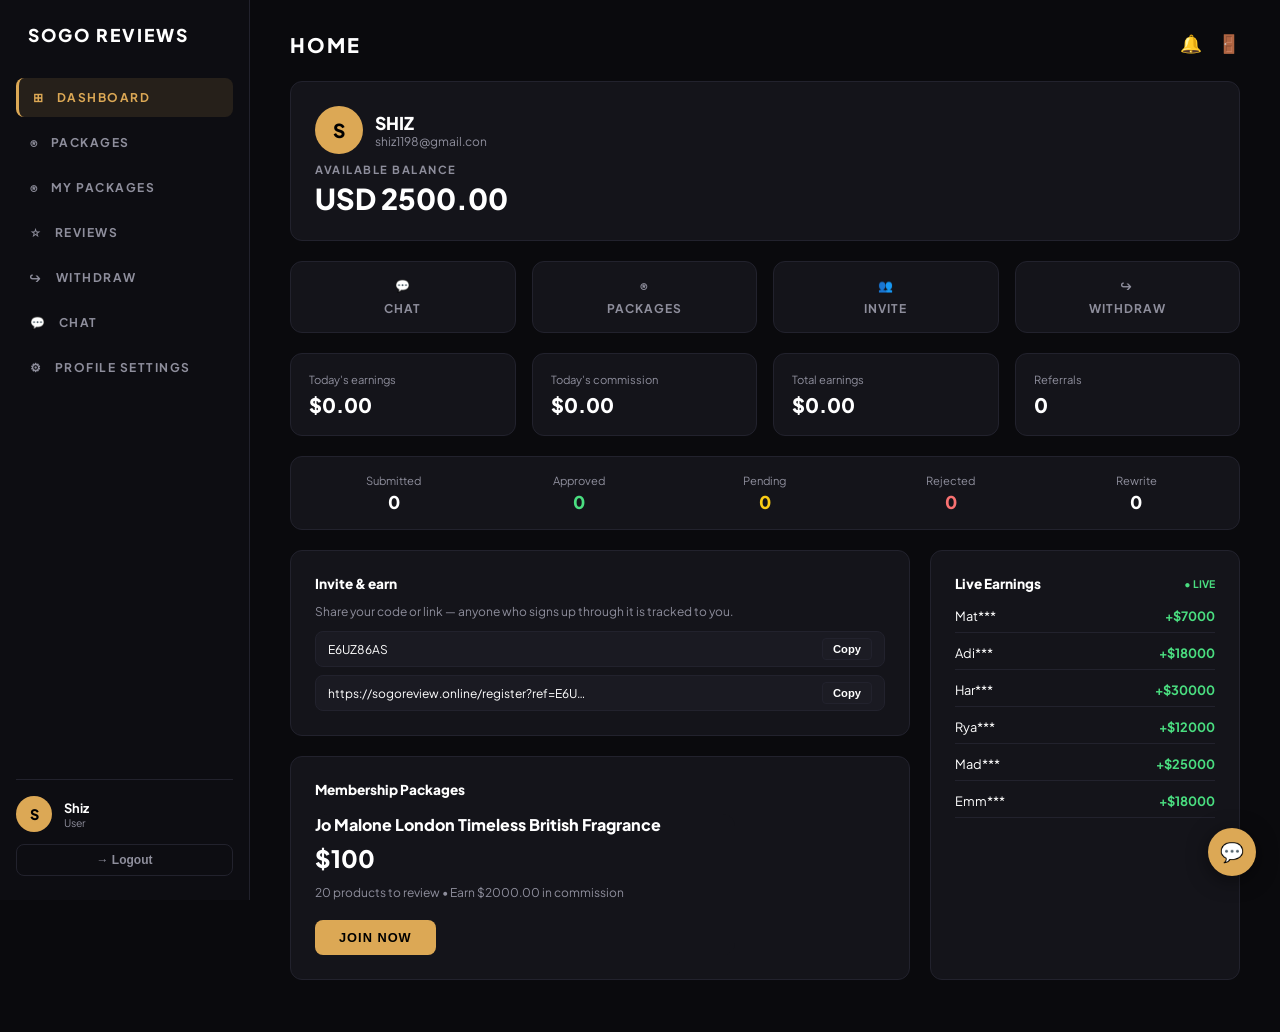
<file: client-dashboard.html.html>
<!DOCTYPE html>
<html lang="en">
<head>
  <meta charset="UTF-8">
  <meta name="viewport" content="width=device-width, initial-scale=1.0">
  <title>SOGO REVIEWS - Client Portal</title>
  <link rel="preconnect" href="https://fonts.googleapis.com">
  <link rel="preconnect" href="https://fonts.gstatic.com" crossorigin>
  <link href="https://fonts.googleapis.com/css2?family=Plus+Jakarta+Sans:wght@300;400;500;600;700;800&display=swap" rel="stylesheet">
  <style>
    :root {
      --bg-dark: #0a0a0d;
      --bg-sidebar: #0d0d12;
      --bg-card: #14141a;
      --bg-card-hover: #1c1c24;
      --bg-input: #1a1a22;
      --accent-gold: #dca855;
      --accent-gold-hover: #c89544;
      --text-main: #ffffff;
      --text-muted: #8e8e9c;
      --border-color: #22222d;
      --radius-sm: 8px;
      --radius-md: 12px;
      --radius-lg: 18px;
    }

    * {
      box-sizing: border-box;
      margin: 0;
      padding: 0;
    }

    body {
      font-family: 'Plus Jakarta Sans', sans-serif;
      background-color: var(--bg-dark);
      color: var(--text-main);
      display: flex;
      min-height: 100vh;
      overflow-x: hidden;
    }

    /* Sidebar Layout */
    aside {
      width: 250px;
      background-color: var(--bg-sidebar);
      border-right: 1px solid var(--border-color);
      display: flex;
      flex-direction: column;
      justify-content: space-between;
      padding: 24px 16px;
      position: fixed;
      top: 0;
      bottom: 0;
      z-index: 100;
    }

    .brand-logo {
      font-size: 1.1rem;
      font-weight: 800;
      letter-spacing: 2px;
      margin-bottom: 32px;
      padding-left: 12px;
      color: var(--text-main);
    }

    .nav-list {
      list-style: none;
      display: flex;
      flex-direction: column;
      gap: 6px;
    }

    .nav-item button {
      width: 100%;
      display: flex;
      align-items: center;
      gap: 12px;
      padding: 12px 14px;
      background: transparent;
      border: none;
      color: var(--text-muted);
      font-family: inherit;
      font-size: 0.75rem;
      font-weight: 700;
      letter-spacing: 1.5px;
      text-transform: uppercase;
      border-radius: var(--radius-sm);
      cursor: pointer;
      transition: all 0.2s ease;
      text-align: left;
    }

    .nav-item button:hover {
      background-color: rgba(255, 255, 255, 0.04);
      color: var(--text-main);
    }

    .nav-item button.active {
      background-color: rgba(220, 168, 85, 0.12);
      color: var(--accent-gold);
      border-left: 3px solid var(--accent-gold);
    }

    /* User Profile Pill at Bottom Sidebar */
    .sidebar-user {
      border-top: 1px solid var(--border-color);
      padding-top: 16px;
    }

    .user-pill {
      display: flex;
      align-items: center;
      gap: 12px;
      margin-bottom: 12px;
    }

    .user-avatar {
      width: 36px;
      height: 36px;
      border-radius: 50%;
      background-color: var(--accent-gold);
      color: #000;
      font-weight: 800;
      display: flex;
      align-items: center;
      justify-content: center;
      font-size: 0.9rem;
    }

    .user-info {
      display: flex;
      flex-direction: column;
    }

    .user-name {
      font-size: 0.8rem;
      font-weight: 700;
    }

    .user-role {
      font-size: 0.65rem;
      color: var(--text-muted);
    }

    .btn-logout {
      width: 100%;
      background: transparent;
      border: 1px solid var(--border-color);
      color: var(--text-muted);
      padding: 8px;
      border-radius: var(--radius-sm);
      font-size: 0.75rem;
      font-weight: 600;
      cursor: pointer;
      transition: all 0.2s;
    }

    .btn-logout:hover {
      background-color: rgba(255, 255, 255, 0.05);
      color: var(--text-main);
    }

    /* Main Container */
    main {
      margin-left: 250px;
      flex: 1;
      padding: 32px 40px;
      min-height: 100vh;
    }

    .header-top {
      display: flex;
      justify-content: space-between;
      align-items: center;
      margin-bottom: 24px;
    }

    .page-title {
      font-size: 1.25rem;
      font-weight: 800;
      letter-spacing: 2px;
      text-transform: uppercase;
    }

    .header-actions {
      display: flex;
      align-items: center;
      gap: 16px;
    }

    .icon-btn {
      background: transparent;
      border: none;
      color: var(--text-muted);
      font-size: 1.1rem;
      cursor: pointer;
      position: relative;
    }

    .icon-btn:hover {
      color: var(--text-main);
    }

    /* View Tab Content Visibility */
    .tab-content {
      display: none;
    }

    .tab-content.active {
      display: block;
    }

    /* General Cards */
    .card {
      background-color: var(--bg-card);
      border: 1px solid var(--border-color);
      border-radius: var(--radius-md);
      padding: 24px;
      margin-bottom: 20px;
    }

    /* Dashboard / Home View */
    .user-header-card {
      display: flex;
      justify-content: space-between;
      align-items: center;
      background-color: var(--bg-card);
      padding: 24px;
      border-radius: var(--radius-md);
      border: 1px solid var(--border-color);
      margin-bottom: 20px;
    }

    .balance-title {
      font-size: 0.7rem;
      font-weight: 700;
      letter-spacing: 1.5px;
      color: var(--text-muted);
      text-transform: uppercase;
      margin-bottom: 4px;
    }

    .balance-amount {
      font-size: 1.8rem;
      font-weight: 800;
    }

    .invite-code-pill {
      display: flex;
      align-items: center;
      gap: 8px;
      background: var(--bg-input);
      border: 1px solid var(--border-color);
      padding: 6px 12px;
      border-radius: var(--radius-sm);
      font-size: 0.75rem;
      margin-top: 8px;
    }

    .btn-copy {
      background: var(--bg-card-hover);
      border: 1px solid var(--border-color);
      color: var(--text-main);
      font-size: 0.7rem;
      font-weight: 600;
      padding: 4px 10px;
      border-radius: 4px;
      cursor: pointer;
    }

    .quick-nav-grid {
      display: grid;
      grid-template-columns: repeat(4, 1fr);
      gap: 16px;
      margin-bottom: 20px;
    }

    .quick-nav-btn {
      background-color: var(--bg-card);
      border: 1px solid var(--border-color);
      padding: 16px;
      border-radius: var(--radius-md);
      color: var(--text-muted);
      font-size: 0.75rem;
      font-weight: 700;
      letter-spacing: 1px;
      text-transform: uppercase;
      display: flex;
      flex-direction: column;
      align-items: center;
      gap: 8px;
      cursor: pointer;
      transition: all 0.2s;
    }

    .quick-nav-btn:hover {
      background-color: var(--bg-card-hover);
      color: var(--text-main);
    }

    .stats-grid {
      display: grid;
      grid-template-columns: repeat(4, 1fr);
      gap: 16px;
      margin-bottom: 20px;
    }

    .stat-card {
      background-color: var(--bg-card);
      border: 1px solid var(--border-color);
      padding: 18px;
      border-radius: var(--radius-md);
    }

    .stat-label {
      font-size: 0.7rem;
      color: var(--text-muted);
      margin-bottom: 6px;
    }

    .stat-value {
      font-size: 1.25rem;
      font-weight: 800;
    }

    .reviews-status-bar {
      display: grid;
      grid-template-columns: repeat(5, 1fr);
      gap: 12px;
      background-color: var(--bg-card);
      border: 1px solid var(--border-color);
      padding: 16px;
      border-radius: var(--radius-md);
      margin-bottom: 20px;
      text-align: center;
    }

    .status-item .label {
      font-size: 0.7rem;
      color: var(--text-muted);
      margin-bottom: 4px;
    }

    .status-item .val {
      font-size: 1.1rem;
      font-weight: 800;
    }

    .home-bottom-grid {
      display: grid;
      grid-template-columns: 2fr 1fr;
      gap: 20px;
    }

    .live-earnings-list {
      display: flex;
      flex-direction: column;
      gap: 12px;
      font-size: 0.8rem;
    }

    .earnings-row {
      display: flex;
      justify-content: space-between;
      align-items: center;
      padding-bottom: 8px;
      border-bottom: 1px solid var(--border-color);
    }

    .earnings-amount {
      color: #4ade80;
      font-weight: 700;
    }

    /* Package Cards */
    .package-card {
      background-color: var(--bg-card);
      border: 1px solid var(--border-color);
      border-radius: var(--radius-md);
      padding: 24px;
      max-width: 420px;
    }

    .package-title {
      font-size: 1rem;
      font-weight: 800;
      margin-bottom: 8px;
    }

    .package-desc {
      font-size: 0.75rem;
      color: var(--text-muted);
      line-height: 1.5;
      margin-bottom: 16px;
    }

    .package-price {
      font-size: 1.5rem;
      font-weight: 800;
      margin-bottom: 12px;
    }

    .package-meta {
      font-size: 0.75rem;
      color: var(--text-muted);
      margin-bottom: 20px;
    }

    .btn-gold {
      width: 100%;
      background-color: var(--accent-gold);
      color: #000;
      border: none;
      padding: 12px;
      border-radius: var(--radius-sm);
      font-size: 0.8rem;
      font-weight: 800;
      letter-spacing: 1px;
      text-transform: uppercase;
      cursor: pointer;
      transition: background 0.2s;
    }

    .btn-gold:hover {
      background-color: var(--accent-gold-hover);
    }

    /* Forms & Inputs */
    .form-group {
      margin-bottom: 16px;
    }

    .form-label {
      display: block;
      font-size: 0.75rem;
      font-weight: 600;
      color: var(--text-muted);
      margin-bottom: 6px;
    }

    .form-input, .form-textarea {
      width: 100%;
      padding: 12px;
      background-color: var(--bg-input);
      border: 1px solid var(--border-color);
      border-radius: var(--radius-sm);
      color: var(--text-main);
      font-family: inherit;
      font-size: 0.85rem;
      outline: none;
    }

    .form-input:focus, .form-textarea:focus {
      border-color: var(--accent-gold);
    }

    .grid-2col {
      display: grid;
      grid-template-columns: 1fr 1fr;
      gap: 16px;
    }

    /* Table Styles */
    .data-table {
      width: 100%;
      border-collapse: collapse;
      font-size: 0.8rem;
    }

    .data-table th {
      text-align: left;
      padding: 12px 16px;
      color: var(--text-muted);
      font-size: 0.7rem;
      letter-spacing: 1px;
      text-transform: uppercase;
      border-bottom: 1px solid var(--border-color);
    }

    .data-table td {
      padding: 14px 16px;
      border-bottom: 1px solid var(--border-color);
    }

    /* Chat Container */
    .chat-box {
      background-color: var(--bg-card);
      border: 1px solid var(--border-color);
      border-radius: var(--radius-md);
      height: 70vh;
      display: flex;
      flex-direction: column;
    }

    .chat-header {
      padding: 16px 24px;
      border-bottom: 1px solid var(--border-color);
      display: flex;
      align-items: center;
      gap: 12px;
    }

    .chat-status {
      font-size: 0.65rem;
      color: #4ade80;
    }

    .chat-messages {
      flex: 1;
      padding: 24px;
      overflow-y: auto;
      display: flex;
      flex-direction: column;
      gap: 12px;
    }

    .msg-bubble {
      background-color: var(--bg-input);
      padding: 12px 16px;
      border-radius: var(--radius-sm);
      font-size: 0.85rem;
      max-width: 60%;
    }

    .chat-footer {
      padding: 16px;
      border-top: 1px solid var(--border-color);
      display: flex;
      gap: 12px;
    }

    /* Floating Chat Indicator */
    .floating-chat-btn {
      position: fixed;
      bottom: 24px;
      right: 24px;
      width: 48px;
      height: 48px;
      border-radius: 50%;
      background-color: var(--accent-gold);
      color: #000;
      border: none;
      font-size: 1.2rem;
      display: flex;
      align-items: center;
      justify-content: center;
      cursor: pointer;
      box-shadow: 0 4px 20px rgba(0,0,0,0.5);
    }

    /* Notifications Drawer Overlay */
    .notif-panel {
      position: fixed;
      top: 20px;
      right: 20px;
      width: 320px;
      background-color: var(--bg-card);
      border: 1px solid var(--border-color);
      border-radius: var(--radius-md);
      padding: 16px;
      box-shadow: 0 10px 30px rgba(0,0,0,0.5);
      z-index: 200;
    }

    .notif-item {
      padding: 10px 0;
      border-bottom: 1px solid var(--border-color);
      font-size: 0.75rem;
    }

    .notif-item .title {
      font-weight: 700;
      color: #4ade80;
      margin-bottom: 2px;
    }

    .notif-item .time {
      font-size: 0.65rem;
      color: var(--text-muted);
    }

    @media (max-width: 1024px) {
      .quick-nav-grid, .stats-grid { grid-template-columns: repeat(2, 1fr); }
      .home-bottom-grid { grid-template-columns: 1fr; }
    }
  </style>
</head>
<body>

  <!-- Sidebar -->
  <aside>
    <div>
      <div class="brand-logo">SOGO REVIEWS</div>
      <ul class="nav-list">
        <li class="nav-item"><button class="active" onclick="switchTab('dashboard', this)"><span>&#8862;</span> Dashboard</button></li>
        <li class="nav-item"><button onclick="switchTab('packages', this)"><span>&#9055;</span> Packages</button></li>
        <li class="nav-item"><button onclick="switchTab('my-packages', this)"><span>&#9055;</span> My Packages</button></li>
        <li class="nav-item"><button onclick="switchTab('reviews', this)"><span>&#9734;</span> Reviews</button></li>
        <li class="nav-item"><button onclick="switchTab('withdraw', this)"><span>&#8618;</span> Withdraw</button></li>
        <li class="nav-item"><button onclick="switchTab('chat', this)"><span>&#128172;</span> Chat</button></li>
        <li class="nav-item"><button onclick="switchTab('profile', this)"><span>&#9881;</span> Profile Settings</button></li>
      </ul>
    </div>

    <div class="sidebar-user">
      <div class="user-pill">
        <div class="user-avatar">S</div>
        <div class="user-info">
          <span class="user-name">Shiz</span>
          <span class="user-role">User</span>
        </div>
      </div>
      <button class="btn-logout" onclick="window.location.href='auth.html'">&rarr; Logout</button>
    </div>
  </aside>

  <!-- Main Content -->
  <main>
    <div class="header-top">
      <div class="page-title" id="current-page-title">HOME</div>
      <div class="header-actions">
        <button class="icon-btn" onclick="toggleNotifications()">&#128276;</button>
       <button class="icon-btn" onclick="window.location.href='auth.html'">&#128682;</button>
      </div>
    </div>

    <!-- 1. DASHBOARD VIEW -->
    <div id="tab-dashboard" class="tab-content active">
      <div class="user-header-card">
        <div>
          <div style="display:flex; align-items:center; gap:12px; margin-bottom:8px;">
            <div class="user-avatar" style="width:48px; height:48px; font-size:1.2rem;">S</div>
            <div>
              <h2 style="font-size:1.1rem; font-weight:800;">SHIZ</h2>
              <p style="font-size:0.75rem; color:var(--text-muted);">shiz1198@gmail.con</p>
            </div>
          </div>
          <div class="balance-title">Available Balance</div>
          <div class="balance-amount">USD 2500.00</div>
        </div>
      </div>

      <div class="quick-nav-grid">
        <div class="quick-nav-btn" onclick="switchTab('chat')"><span>&#128172;</span> Chat</div>
        <div class="quick-nav-btn" onclick="switchTab('packages')"><span>&#9055;</span> Packages</div>
        <div class="quick-nav-btn"><span>&#128101;</span> Invite</div>
        <div class="quick-nav-btn" onclick="switchTab('withdraw')"><span>&#8618;</span> Withdraw</div>
      </div>

      <div class="stats-grid">
        <div class="stat-card">
          <div class="stat-label">Today's earnings</div>
          <div class="stat-value">$0.00</div>
        </div>
        <div class="stat-card">
          <div class="stat-label">Today's commission</div>
          <div class="stat-value">$0.00</div>
        </div>
        <div class="stat-card">
          <div class="stat-label">Total earnings</div>
          <div class="stat-value">$0.00</div>
        </div>
        <div class="stat-card">
          <div class="stat-label">Referrals</div>
          <div class="stat-value">0</div>
        </div>
      </div>

      <div class="reviews-status-bar">
        <div class="status-item"><div class="label">Submitted</div><div class="val">0</div></div>
        <div class="status-item"><div class="label">Approved</div><div class="val" style="color:#4ade80">0</div></div>
        <div class="status-item"><div class="label">Pending</div><div class="val" style="color:#facc15">0</div></div>
        <div class="status-item"><div class="label">Rejected</div><div class="val" style="color:#f87171">0</div></div>
        <div class="status-item"><div class="label">Rewrite</div><div class="val">0</div></div>
      </div>

      <div class="home-bottom-grid">
        <div>
          <div class="card">
            <h3 style="font-size:0.85rem; font-weight:800; margin-bottom:12px;">Invite & earn</h3>
            <p style="font-size:0.75rem; color:var(--text-muted); margin-bottom:12px;">Share your code or link — anyone who signs up through it is tracked to you.</p>
            <div class="invite-code-pill" style="justify-content:space-between;">
              <span>E6UZ86AS</span>
              <button class="btn-copy">Copy</button>
            </div>
            <div class="invite-code-pill" style="justify-content:space-between;">
              <span style="overflow:hidden; text-overflow:ellipsis; white-space:nowrap; max-width:260px;">https://sogoreview.online/register?ref=E6UZ86AS</span>
              <button class="btn-copy">Copy</button>
            </div>
          </div>

          <div class="card">
            <h3 style="font-size:0.85rem; font-weight:800; margin-bottom:16px;">Membership Packages</h3>
            <div class="package-card" style="width:100%; border:none; padding:0;">
              <div class="package-title">Jo Malone London Timeless British Fragrance</div>
              <div class="package-price">$100</div>
              <div class="package-meta">20 products to review • Earn $2000.00 in commission</div>
              <button class="btn-gold" style="width:auto; padding:10px 24px;" onclick="switchTab('packages')">Join Now</button>
            </div>
          </div>
        </div>

        <div class="card">
          <div style="display:flex; justify-content:space-between; align-items:center; margin-bottom:16px;">
            <h3 style="font-size:0.85rem; font-weight:800;">Live Earnings</h3>
            <span style="font-size:0.65rem; color:#4ade80; font-weight:700;">• LIVE</span>
          </div>
          <div class="live-earnings-list">
            <div class="earnings-row"><div>Mat***</div><div class="earnings-amount">+$7000</div></div>
            <div class="earnings-row"><div>Adi***</div><div class="earnings-amount">+$18000</div></div>
            <div class="earnings-row"><div>Har***</div><div class="earnings-amount">+$30000</div></div>
            <div class="earnings-row"><div>Rya***</div><div class="earnings-amount">+$12000</div></div>
            <div class="earnings-row"><div>Mad***</div><div class="earnings-amount">+$25000</div></div>
            <div class="earnings-row"><div>Emm***</div><div class="earnings-amount">+$18000</div></div>
          </div>
        </div>
      </div>
    </div>

    <!-- 2. PACKAGES VIEW -->
    <div id="tab-packages" class="tab-content">
      <div class="package-card">
        <div class="package-title">Jo Malone London Timeless British Fragrance</div>
        <div class="package-desc">Jo Malone London is a renowned British fragrance brand celebrated for its elegant, sophisticated, and distinctive scents...</div>
        <div class="package-price">$100</div>
        <div class="package-meta">
          <div>&bull; 20 products to review</div>
          <div>&bull; Earn $2000.00 in commission</div>
        </div>
        <button class="btn-gold">Select package</button>
      </div>
    </div>

    <!-- 3. MY PACKAGES VIEW -->
    <div id="tab-my-packages" class="tab-content">
      <div class="user-header-card">
        <div>
          <div class="balance-title">CURRENT BALANCE</div>
          <div class="balance-amount">$2500.00</div>
          <div style="font-size:0.75rem; color:var(--text-muted); margin-top:4px;">Total earned: $0.00</div>
        </div>
        <div style="text-align:right;">
          <div style="font-size:0.75rem; color:var(--text-muted); margin-bottom:8px;">Ready to cash out? Withdraw your earnings anytime.</div>
          <button class="btn-gold" style="width:auto; padding:10px 24px;" onclick="switchTab('withdraw')">WITHDRAW</button>
        </div>
      </div>

      <div class="card">
        <h3 style="font-size:0.85rem; font-weight:800; margin-bottom:12px;">My Packages</h3>
        <p style="font-size:0.8rem; color:var(--text-muted);">You have not selected a package yet. Browse packages to get started.</p>
      </div>

      <div class="card">
        <h3 style="font-size:0.85rem; font-weight:800; margin-bottom:16px;">Transaction History</h3>
        <table class="data-table">
          <thead>
            <tr><th>TYPE</th><th>DETAILS</th><th>AMOUNT</th><th>DATE</th></tr>
          </thead>
          <tbody>
            <tr><td>Manual</td><td>Manual amount added</td><td style="color:#f87171;">$-2500.00</td><td>9/17/2026, 7:07:01 AM</td></tr>
            <tr><td>Manual</td><td>Manual amount added</td><td style="color:#f87171;">$-1000.00</td><td>9/17/2026, 7:06:48 AM</td></tr>
            <tr><td>Manual</td><td>Manual amount added</td><td style="color:#4ade80;">+$6000.00</td><td>9/17/2026, 7:06:35 AM</td></tr>
          </tbody>
        </table>
      </div>
    </div>

    <!-- 4. REVIEWS VIEW -->
    <div id="tab-reviews" class="tab-content">
      <div class="card">
        <h3 style="font-size:0.85rem; font-weight:800; margin-bottom:16px;">Packages to review</h3>
        <div style="display:flex; gap:8px; margin-bottom:20px;">
          <button class="btn-gold" style="width:auto; padding:6px 16px; font-size:0.7rem;">All (0)</button>
          <button class="quick-nav-btn" style="padding:6px 16px; font-size:0.7rem;">Approved (0)</button>
          <button class="quick-nav-btn" style="padding:6px 16px; font-size:0.7rem;">Pending (0)</button>
          <button class="quick-nav-btn" style="padding:6px 16px; font-size:0.7rem;">Rejected (0)</button>
          <button class="quick-nav-btn" style="padding:6px 16px; font-size:0.7rem;">Rewrite (0)</button>
        </div>
        <table class="data-table">
          <thead>
            <tr><th>PRODUCT</th><th>PACKAGE</th><th>RATING</th><th>STATUS</th><th>COMMISSION</th><th>SUBMITTED</th></tr>
          </thead>
          <tbody>
            <tr><td colspan="6" style="text-align:center; color:var(--text-muted); padding:32px;">No reviews submitted yet.</td></tr>
          </tbody>
        </table>
      </div>
    </div>

    <!-- 5. WITHDRAW VIEW -->
    <div id="tab-withdraw" class="tab-content">
      <div class="user-header-card">
        <div>
          <div class="balance-title">AVAILABLE TO WITHDRAW</div>
          <div class="balance-amount">USD 2500.00</div>
          <div style="font-size:0.75rem; color:var(--text-muted); margin-top:4px;">Total balance: $2500.00 &bull; Locked: $0.00</div>
        </div>
      </div>

      <div class="grid-2col">
        <div class="card">
          <h3 style="font-size:0.85rem; font-weight:800; margin-bottom:12px;">Bank Details</h3>
          <p style="font-size:0.75rem; color:var(--text-muted); margin-bottom:16px;">Where you'd like to receive your withdrawals.</p>

          <div class="form-group">
            <label class="form-label">Bank name</label>
            <input type="text" class="form-input" placeholder="e.g. HBL">
          </div>
          <div class="form-group">
            <label class="form-label">Account holder name</label>
            <input type="text" class="form-input" placeholder="Full name on account">
          </div>
          <div class="form-group">
            <label class="form-label">Account number / IBAN</label>
            <input type="text" class="form-input" placeholder="Account number">
          </div>
          <div class="form-group">
            <label class="form-label">Bank address</label>
            <input type="text" class="form-input" placeholder="Branch / bank address">
          </div>
          <div class="form-group">
            <label class="form-label">Other information</label>
            <textarea class="form-textarea" rows="2" placeholder="Swift code, notes..."></textarea>
          </div>
          <button class="btn-gold" style="width:auto; padding:10px 20px;">Save bank details</button>
        </div>

        <div class="card">
          <h3 style="font-size:0.85rem; font-weight:800; margin-bottom:12px;">Request a Withdrawal</h3>
          <p style="font-size:0.75rem; color:var(--text-muted); margin-bottom:16px;">Funds are sent after support approval.</p>
          <div style="background:rgba(220,168,85,0.1); border:1px solid var(--accent-gold); padding:12px; border-radius:var(--radius-sm); font-size:0.75rem; color:var(--accent-gold); margin-bottom:16px;">
            Please save your payment account details first (left). The amount field will unlock once they're saved.
          </div>
          <button class="btn-gold" style="opacity:0.6; cursor:not-allowed;">Save payment details first</button>
        </div>
      </div>
    </div>

    <!-- 6. CHAT VIEW -->
    <div id="tab-chat" class="tab-content">
      <div class="chat-box">
        <div class="chat-header">
          <div class="user-avatar" style="background:#facc15;">D</div>
          <div>
            <div style="font-size:0.85rem; font-weight:800;">LIVE SUPPORT</div>
            <div class="chat-status">&bull; ONLINE - 24/7</div>
          </div>
        </div>
        <div class="chat-messages">
          <div class="msg-bubble">
            <div style="font-size:0.65rem; color:var(--text-muted); margin-bottom:4px;">CUSTOMER SUPPORT</div>
            Welcome to SOGO Reviews. How can we help?
          </div>
        </div>
        <div class="chat-footer">
          <input type="text" class="form-input" placeholder="Type a message...">
          <button class="btn-gold" style="width:auto; padding:0 24px;">SEND</button>
        </div>
      </div>
    </div>

    <!-- 7. PROFILE SETTINGS VIEW -->
    <div id="tab-profile" class="tab-content">
      <div class="card">
        <h3 style="font-size:0.85rem; font-weight:800; margin-bottom:16px;">Profile picture</h3>
        <div style="display:flex; align-items:center; gap:16px;">
          <div class="user-avatar" style="width:56px; height:56px; font-size:1.4rem;">S</div>
          <button class="quick-nav-btn" style="padding:8px 16px;">CHOOSE PHOTO <span style="font-size:0.65rem; color:var(--text-muted);">JPG, PNG, WEBP or GIF - max 5 MB</span></button>
        </div>
      </div>

      <div class="card">
        <h3 style="font-size:0.85rem; font-weight:800; margin-bottom:16px;">Profile details</h3>
        <div class="grid-2col">
          <div class="form-group">
            <label class="form-label">Full name</label>
            <input type="text" class="form-input" value="Shiz">
          </div>
          <div class="form-group">
            <label class="form-label">Email</label>
            <input type="text" class="form-input" value="shiz1198@gmail.con" disabled>
          </div>
        </div>
        <div class="grid-2col">
          <div class="form-group">
            <label class="form-label">Phone</label>
            <input type="text" class="form-input" placeholder="e.g. +92 300 1234567">
          </div>
          <div class="form-group">
            <label class="form-label">Address</label>
            <input type="text" class="form-input" placeholder="Your address">
          </div>
        </div>
        <div class="form-group">
          <label class="form-label">Bio</label>
          <textarea class="form-textarea" rows="2" placeholder="A few words about you"></textarea>
        </div>
        <button class="btn-gold" style="width:auto; padding:10px 24px;">Save changes</button>
      </div>

      <div class="card">
        <h3 style="font-size:0.85rem; font-weight:800; margin-bottom:16px;">Change password</h3>
        <div class="form-group">
          <label class="form-label">Current password</label>
          <input type="password" class="form-input">
        </div>
        <div class="form-group">
          <label class="form-label">New password</label>
          <input type="password" class="form-input" placeholder="At least 6 characters">
        </div>
        <div class="form-group">
          <label class="form-label">Confirm new password</label>
          <input type="password" class="form-input">
        </div>
        <button class="btn-gold" style="width:auto; padding:10px 24px;">Change password</button>
      </div>
    </div>
  </main>

  <!-- Floating Chat Toggle -->
  <button class="floating-chat-btn" onclick="switchTab('chat')">&#128172;</button>

  <!-- Notifications Drawer Overlay (Toggleable) -->
  <div id="notif-drawer" class="notif-panel" style="display:none;">
    <div style="display:flex; justify-content:space-between; align-items:center; margin-bottom:12px;">
      <h4 style="font-size:0.8rem;">Notifications</h4>
      <button onclick="toggleNotifications()" style="background:none; border:none; color:var(--text-muted); cursor:pointer;">&times;</button>
    </div>
    <div class="notif-item">
      <div class="title">Balance updated</div>
      <div>$-2500.00 added to your wallet.</div>
      <div class="time">9/17/2026, 12:07:01 PM</div>
    </div>
    <div class="notif-item">
      <div class="title">Balance updated</div>
      <div>$-1000.00 added to your wallet.</div>
      <div class="time">9/17/2026, 12:06:48 PM</div>
    </div>
    <div class="notif-item">
      <div class="title">Balance updated</div>
      <div>+$6000.00 added to your wallet.</div>
      <div class="time">9/17/2026, 12:06:35 PM</div>
    </div>
  </div>

  <script>
    function switchTab(tabId, btn) {
      // Hide all tabs
      document.querySelectorAll('.tab-content').forEach(tab => tab.classList.remove('active'));
      
      // Remove active state from sidebar buttons
      document.querySelectorAll('.nav-item button').forEach(b => b.classList.remove('active'));

      // Show selected tab
      const selectedTab = document.getElementById('tab-' + tabId);
      if (selectedTab) selectedTab.classList.add('active');

      // Highlight active menu item
      if (btn) {
        btn.classList.add('active');
      }

      // Update Header Title
      const titleMap = {
        'dashboard': 'HOME',
        'packages': 'PACKAGES',
        'my-packages': 'MY PACKAGES',
        'reviews': 'REVIEWS',
        'withdraw': 'WITHDRAW',
        'chat': 'CHAT',
        'profile': 'PROFILE SETTINGS'
      };
      document.getElementById('current-page-title').innerText = titleMap[tabId] || 'DASHBOARD';
    }

    function toggleNotifications() {
      const drawer = document.getElementById('notif-drawer');
      drawer.style.display = drawer.style.display === 'none' ? 'block' : 'none';
    }
  </script>
</body>
</html>
</file>
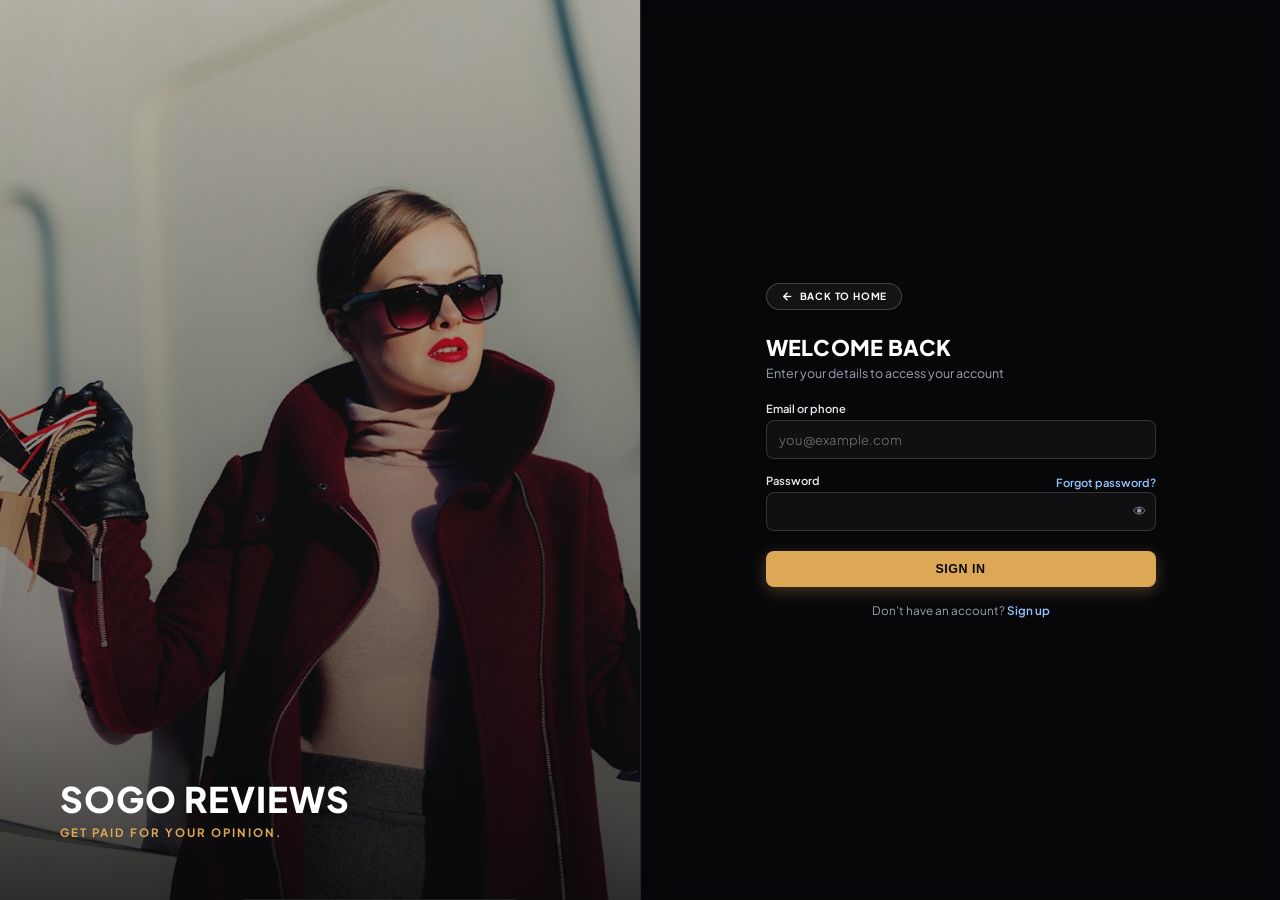
<file: master-admin.html>
<!DOCTYPE html>
<html lang="en">
<head>
  <meta charset="UTF-8">
  <meta name="viewport" content="width=device-width, initial-scale=1.0">
  <title>SOGO REVIEWS - Admin Dashboard</title>
  <link rel="preconnect" href="https://fonts.googleapis.com">
  <link rel="preconnect" href="https://fonts.gstatic.com" crossorigin>
  <link href="https://fonts.googleapis.com/css2?family=Plus+Jakarta+Sans:wght@400;500;600;700;800&display=swap" rel="stylesheet">
  <link rel="stylesheet" href="https://cdnjs.cloudflare.com/ajax/libs/font-awesome/6.4.0/css/all.min.css">
  <script src="auth.js"></script>
  <style>
    :root {
      --bg-dark: #f8f9fa;
      --bg-sidebar: #ffffff;
      --bg-card: #ffffff;
      --accent-purple: #6366f1;
      --accent-hover: #4f46e5;
      --text-main: #0f172a;
      --text-muted: #64748b;
      --border-color: #e2e8f0;
    }

    * { box-sizing: border-box; margin: 0; padding: 0; }

    body {
      font-family: 'Plus Jakarta Sans', sans-serif;
      background-color: var(--bg-dark);
      color: var(--text-main);
      display: flex;
      min-height: 100vh;
    }

    /* Sidebar Navigation */
    aside {
      width: 260px;
      background-color: var(--bg-sidebar);
      border-right: 1px solid var(--border-color);
      display: flex;
      flex-direction: column;
      justify-content: space-between;
      padding: 24px 16px;
      position: fixed;
      top: 0;
      bottom: 0;
      z-index: 100;
    }

    .brand-logo {
      font-size: 1.15rem;
      font-weight: 800;
      letter-spacing: 2.5px;
      margin-bottom: 24px;
      padding-left: 12px;
      color: var(--accent-purple);
    }

    .nav-list {
      list-style: none;
      display: flex;
      flex-direction: column;
      gap: 4px;
      max-height: calc(100vh - 180px);
      overflow-y: auto;
      padding-right: 4px;
    }
    .nav-list::-webkit-scrollbar { width: 4px; }
    .nav-list::-webkit-scrollbar-thumb { background: #cbd5e1; border-radius: 4px; }

    .nav-item button {
      width: 100%;
      display: flex;
      align-items: center;
      gap: 14px;
      padding: 10px 14px;
      background: transparent;
      border: none;
      color: #334155;
      font-family: inherit;
      font-size: 0.85rem;
      font-weight: 600;
      border-radius: 10px;
      cursor: pointer;
      transition: all 0.2s ease;
      text-align: left;
    }

    .nav-item button i {
      font-size: 1rem;
      width: 20px;
      color: #64748b;
      text-align: center;
    }

    .nav-item button:hover {
      background-color: #f1f5f9;
      color: var(--text-main);
    }

    .nav-item button.active {
      background-color: #eef2ff;
      color: var(--accent-purple);
      font-weight: 700;
    }

    .nav-item button.active i {
      color: var(--accent-purple);
    }

    .sidebar-user {
      border-top: 1px solid var(--border-color);
      padding-top: 16px;
      background: #ffffff;
    }
    .user-pill { display: flex; align-items: center; gap: 12px; margin-bottom: 12px; }
    .user-avatar { width: 36px; height: 36px; border-radius: 50%; background-color: #e0e7ff; color: var(--accent-purple); font-weight: 800; display: flex; align-items: center; justify-content: center; font-size: 0.85rem; }
    .user-info { display: flex; flex-direction: column; }
    .user-name { font-size: 0.8rem; font-weight: 700; }
    .user-role { font-size: 0.65rem; color: var(--text-muted); }

    .btn-logout { width: 100%; background: #ffffff; border: 1px solid var(--border-color); color: var(--text-main); padding: 8px; border-radius: 8px; font-size: 0.75rem; font-weight: 600; cursor: pointer; transition: all 0.2s; display: flex; align-items: center; justify-content: center; gap: 8px; }
    .btn-logout:hover { background-color: #fef2f2; color: #dc2626; border-color: #fca5a5; }

    /* Main Content Area */
    main {
      margin-left: 260px;
      flex: 1;
      padding: 32px 40px;
      min-height: 100vh;
    }

    .header-top { display: flex; justify-content: space-between; align-items: center; margin-bottom: 24px; }
    .page-title { font-size: 1.5rem; font-weight: 800; }
    .header-actions { display: flex; align-items: center; gap: 16px; }
    .icon-btn { background: transparent; border: none; color: var(--text-muted); font-size: 1.1rem; cursor: pointer; }
    .icon-btn:hover { color: var(--text-main); }

    .tab-content { display: none; }
    .tab-content.active { display: block; }

    /* Cards & Grids */
    .card { background-color: #ffffff; border: 1px solid var(--border-color); border-radius: 12px; padding: 24px; margin-bottom: 20px; box-shadow: 0 1px 3px rgba(0,0,0,0.02); }
    
    .stats-grid-4 { display: grid; grid-template-columns: repeat(4, 1fr); gap: 16px; margin-bottom: 20px; }
    .stat-card { background-color: #ffffff; border: 1px solid var(--border-color); border-radius: 12px; padding: 20px; cursor: pointer; transition: transform 0.1s; }
    .stat-card:hover { border-color: var(--accent-purple); }
    .stat-label { font-size: 0.75rem; color: var(--text-muted); margin-bottom: 6px; font-weight: 600; }
    .stat-value { font-size: 1.75rem; font-weight: 800; color: #0f172a; }

    /* Invitation Banner */
    .invitation-banner {
      background: linear-gradient(135deg, #7c3aed 0%, #4f46e5 100%);
      color: #ffffff;
      border-radius: 12px;
      padding: 24px;
      margin-bottom: 20px;
    }
    .invitation-banner h4 { font-size: 0.95rem; font-weight: 700; margin-bottom: 6px; }
    .invitation-banner p { font-size: 0.8rem; margin-bottom: 16px; opacity: 0.9; }
    .invite-row { display: flex; gap: 10px; align-items: center; }
    .invite-input-dark { flex: 1; padding: 10px 16px; background: rgba(255, 255, 255, 0.15); border: 1px solid rgba(255, 255, 255, 0.3); border-radius: 8px; font-size: 0.85rem; color: #ffffff; outline: none; }

    /* Filter Tabs */
    .filter-tabs { display: flex; gap: 6px; margin-bottom: 8px; background: #e2e8f0; padding: 4px; border-radius: 8px; width: fit-content; flex-wrap: wrap; }
    .filter-tab { padding: 6px 14px; font-size: 0.75rem; font-weight: 600; color: #475569; background: transparent; border: none; border-radius: 6px; cursor: pointer; }
    .filter-tab.active { background: #ffffff; color: #0f172a; box-shadow: 0 1px 2px rgba(0,0,0,0.05); }
    .filter-info { font-size: 0.75rem; color: var(--text-muted); margin-bottom: 20px; }

    /* Top-up Requests Specific Styles */
    .topup-banner {
      background-color: #ff9800;
      color: #ffffff;
      border-radius: 12px;
      padding: 24px;
      margin-bottom: 20px;
    }
    .topup-banner .banner-subtitle {
      font-size: 0.8rem;
      font-weight: 500;
      opacity: 0.95;
      margin-bottom: 4px;
    }
    .topup-banner .banner-count {
      font-size: 2.2rem;
      font-weight: 800;
      line-height: 1;
      margin-bottom: 10px;
    }
    .topup-banner .banner-desc {
      font-size: 0.8rem;
      opacity: 0.95;
    }
    .topup-pills {
      display: flex;
      gap: 10px;
      margin-bottom: 20px;
    }
    .topup-pill {
      padding: 6px 18px;
      border-radius: 20px;
      font-size: 0.75rem;
      font-weight: 600;
      border: 1px solid #cbd5e1;
      background: #ffffff;
      color: #334155;
      cursor: pointer;
      transition: all 0.2s ease;
    }
    .topup-pill.active {
      background: #5b50e6;
      color: #ffffff;
      border-color: #5b50e6;
    }
    .topup-empty-card {
      background: #ffffff;
      border: 1px solid var(--border-color);
      border-radius: 12px;
      padding: 80px 20px;
      text-align: center;
      color: #94a3b8;
      font-size: 0.85rem;
      font-weight: 500;
      box-shadow: 0 1px 3px rgba(0,0,0,0.01);
    }

    /* Charts */
    .charts-grid-3 { display: grid; grid-template-columns: repeat(3, 1fr); gap: 16px; margin-bottom: 20px; }
    .chart-card { background: #ffffff; border: 1px solid var(--border-color); border-radius: 12px; padding: 20px; }
    .chart-title { font-size: 0.8rem; font-weight: 700; color: #334155; margin-bottom: 12px; }
    .chart-box { height: 70px; display: flex; align-items: flex-end; position: relative; border-bottom: 1px solid var(--border-color); margin-bottom: 8px; }
    .chart-line { width: 100%; height: 40px; background: url('data:image/svg+xml;utf8,<svg xmlns="http://www.w3.org/2000/svg" viewBox="0 0 100 30" preserveAspectRatio="none"><path d="M0,25 Q25,25 40,10 T70,15 T100,28" fill="none" stroke="%236366f1" stroke-width="2"/></svg>') no-repeat center; background-size: 100% 100%; }
    .chart-footer { display: flex; justify-content: space-between; font-size: 0.7rem; color: var(--text-muted); }

    /* Forms & Inputs */
    .form-grid-3 { display: grid; grid-template-columns: 1fr 1fr 1fr auto; gap: 12px; align-items: end; }
    .form-group { display: flex; flex-direction: column; gap: 6px; margin-bottom: 14px; }
    .form-label { font-size: 0.75rem; font-weight: 700; color: #334155; }
    .form-input { padding: 10px 14px; background: #f8fafc; border: 1px solid var(--border-color); border-radius: 8px; font-size: 0.85rem; outline: none; width: 100%; font-family: inherit; }
    .form-textarea { padding: 10px 14px; background: #f8fafc; border: 1px solid var(--border-color); border-radius: 8px; font-size: 0.85rem; outline: none; width: 100%; min-height: 80px; font-family: inherit; resize: vertical; }

    /* Tables */
    .data-table { width: 100%; border-collapse: collapse; font-size: 0.85rem; }
    .data-table th { text-align: left; padding: 12px 16px; color: var(--text-muted); font-size: 0.7rem; letter-spacing: 0.5px; text-transform: uppercase; border-bottom: 1px solid var(--border-color); font-weight: 700; }
    .data-table td { padding: 14px 16px; border-bottom: 1px solid var(--border-color); vertical-align: middle; }
    
    .badge-active { background-color: #dcfce7; color: #15803d; padding: 2px 10px; border-radius: 50px; font-size: 0.7rem; font-weight: 700; text-transform: lowercase; }
    .badge-pending { background-color: #fef3c7; color: #d97706; padding: 2px 10px; border-radius: 50px; font-size: 0.7rem; font-weight: 700; text-transform: lowercase; }
    .badge-approved { background-color: #dcfce7; color: #15803d; padding: 2px 10px; border-radius: 50px; font-size: 0.7rem; font-weight: 700; text-transform: lowercase; }
    .badge-admin { background-color: #e0e7ff; color: #4338ca; padding: 2px 8px; border-radius: 4px; font-size: 0.65rem; font-weight: 700; }

    .action-links { display: flex; gap: 8px; font-size: 0.75rem; flex-wrap: wrap; }
    .action-links a { color: var(--accent-purple); text-decoration: none; font-weight: 600; cursor: pointer; }
    .action-links a:hover { text-decoration: underline; }
    .action-links a.delete { color: #dc2626; }

    .btn-purple { background-color: var(--accent-purple); color: #ffffff; border: none; padding: 10px 20px; border-radius: 8px; font-size: 0.8rem; font-weight: 700; cursor: pointer; white-space: nowrap; }
    .btn-purple:hover { background-color: var(--accent-hover); }
    .btn-green { background-color: #10b981; color: #ffffff; border: none; padding: 10px 20px; border-radius: 8px; font-size: 0.8rem; font-weight: 700; cursor: pointer; white-space: nowrap; }
    .btn-red { background-color: #ef4444; color: #ffffff; border: none; padding: 10px 20px; border-radius: 8px; font-size: 0.8rem; font-weight: 700; cursor: pointer; white-space: nowrap; }

    /* Package Builder & Existing Items */
    .section-title { font-size: 0.85rem; font-weight: 800; color: #1e293b; margin-bottom: 12px; padding-bottom: 6px; border-bottom: 1px solid var(--border-color); display: flex; justify-content: space-between; align-items: center; }
    .product-row-builder { display: grid; grid-template-columns: 50px 1fr 220px 160px; gap: 10px; align-items: center; margin-bottom: 8px; background: #f8fafc; padding: 8px 12px; border: 1px solid var(--border-color); border-radius: 8px; font-size: 0.8rem; }
    .existing-product-row { display: grid; grid-template-columns: 40px 1fr 100px 100px 90px 160px 150px 100px; gap: 8px; align-items: center; margin-bottom: 8px; background: #ffffff; padding: 8px 12px; border: 1px solid var(--border-color); border-radius: 8px; font-size: 0.8rem; }

    .btn-sm { padding: 6px 12px; font-size: 0.75rem; border-radius: 6px; font-weight: 600; cursor: pointer; border: 1px solid var(--border-color); background: #ffffff; }
    .btn-sm-primary { background: var(--accent-purple); color: #fff; border: none; }
    .btn-sm-danger { background: #fef2f2; color: #dc2626; border-color: #fca5a5; }

    /* Payments Request Cards Styling */
    .payment-req-card { background: #ffffff; border: 1px solid var(--border-color); border-radius: 10px; padding: 16px 20px; display: flex; justify-content: space-between; align-items: center; margin-bottom: 12px; box-shadow: 0 1px 2px rgba(0,0,0,0.02); }
    .payment-user-info { display: flex; gap: 16px; align-items: center; }
    .proof-badge { background: #f1f5f9; color: #64748b; font-size: 0.7rem; font-weight: 700; padding: 8px 12px; border-radius: 8px; text-align: center; line-height: 1.1; }
    .payment-details h4 { font-size: 0.9rem; font-weight: 700; color: #0f172a; margin-bottom: 2px; }
    .payment-details p { font-size: 0.75rem; color: var(--text-muted); }
    .payment-sub { font-size: 0.8rem; font-weight: 600; color: #334155; margin-top: 4px; }
    .payment-actions { display: flex; gap: 8px; align-items: center; }
    .btn-verify { background-color: #10b981; color: #ffffff; border: none; padding: 8px 16px; border-radius: 6px; font-size: 0.75rem; font-weight: 700; cursor: pointer; }
    .btn-reject { background-color: #ffffff; color: #ef4444; border: 1px solid #fca5a5; padding: 8px 16px; border-radius: 6px; font-size: 0.75rem; font-weight: 700; cursor: pointer; }
    .verified-label { color: #10b981; font-size: 0.75rem; font-weight: 700; background: #dcfce7; padding: 4px 10px; border-radius: 6px; }

    /* Chat View Layout */
    .chat-layout { display: grid; grid-template-columns: 280px 1fr; gap: 16px; min-height: 520px; border: 1px solid var(--border-color); border-radius: 12px; background: #fff; overflow: hidden; }
    .chat-sidebar { border-right: 1px solid var(--border-color); display: flex; flex-direction: column; }
    .chat-subtabs { display: flex; padding: 12px; gap: 8px; border-bottom: 1px solid var(--border-color); }
    .chat-subtab { padding: 4px 12px; border-radius: 50px; font-size: 0.75rem; font-weight: 700; border: none; cursor: pointer; background: #f1f5f9; color: #64748b; }
    .chat-subtab.active { background: #6366f1; color: #fff; }
    .chat-users-list { overflow-y: auto; flex: 1; }
    .chat-user-item { padding: 12px 16px; border-bottom: 1px solid var(--border-color); cursor: pointer; transition: background 0.15s; }
    .chat-user-item:hover, .chat-user-item.active { background: #f8fafc; }
    .chat-user-name { font-size: 0.85rem; font-weight: 700; color: #0f172a; }
    .chat-user-msg { font-size: 0.75rem; color: #64748b; margin-top: 2px; }
    .chat-main-area { display: flex; flex-direction: column; justify-content: space-between; background: #f8fafc; }
    .chat-header { padding: 12px 20px; background: #fff; border-bottom: 1px solid var(--border-color); display: flex; justify-content: space-between; align-items: center; font-weight: 700; font-size: 0.9rem; }
    .chat-messages { padding: 20px; flex: 1; overflow-y: auto; display: flex; flex-direction: column; gap: 12px; }
    .msg-bubble { max-width: 80%; padding: 12px 16px; border-radius: 12px; font-size: 0.85rem; line-height: 1.4; }
    .msg-left { background: #fff; border: 1px solid var(--border-color); align-self: flex-start; color: #0f172a; }
    .msg-right { background: #6366f1; color: #fff; align-self: flex-end; }
    .chat-input-row { padding: 12px 16px; background: #fff; border-top: 1px solid var(--border-color); display: flex; gap: 10px; align-items: center; }

    /* Modal Styles */
    .modal-overlay { display: none; position: fixed; top: 0; left: 0; right: 0; bottom: 0; background: rgba(0,0,0,0.5); z-index: 1000; align-items: center; justify-content: center; }
    .modal-box { background: #ffffff; border-radius: 12px; width: 550px; max-width: 90%; max-height: 85vh; overflow-y: auto; padding: 24px; box-shadow: 0 10px 25px rgba(0,0,0,0.1); position: relative; }
    .modal-header { display: flex; justify-content: space-between; align-items: center; margin-bottom: 16px; font-weight: 800; font-size: 1.1rem; }
    .modal-close { background: transparent; border: none; font-size: 1.2rem; cursor: pointer; color: var(--text-muted); }
  </style>
</head>
<body>
  <script>
    // Auth guard: only logged-in admins may view this page.
    var currentSession = SogoAuth.requireRole('admin');
  </script>

  <!-- Sidebar Navigation -->
  <aside>
    <div>
      <div class="brand-logo">SOGO REVIEWS</div>
      <ul class="nav-list">
        <li class="nav-item"><button onclick="switchTab('dashboard', this)" class="active"><i class="fa-solid fa-table-cells-large"></i> Dashboard</button></li>
        <li class="nav-item"><button onclick="switchTab('packages', this)"><i class="fa-solid fa-box"></i> Packages</button></li>
        <li class="nav-item"><button onclick="switchTab('payments', this)"><i class="fa-solid fa-credit-card"></i> Payments</button></li>
        <li class="nav-item"><button onclick="switchTab('subscriptions', this)"><i class="fa-solid fa-layer-group"></i> Subscriptions</button></li>
        <li class="nav-item"><button onclick="switchTab('received-reviews', this)" id="nav-reviews-btn"><i class="fa-regular fa-star"></i> Received Reviews</button></li>
        <li class="nav-item"><button onclick="switchTab('topup-requests', this)"><i class="fa-solid fa-circle-plus"></i> Top-up Requests</button></li>
        <li class="nav-item"><button onclick="switchTab('withdrawals', this)"><i class="fa-solid fa-wallet"></i> Withdrawals</button></li>
        <li class="nav-item"><button onclick="switchTab('password-requests', this)"><i class="fa-solid fa-key"></i> Password Requests</button></li>
        <li class="nav-item"><button onclick="switchTab('invitations', this)"><i class="fa-solid fa-gift"></i> Invitations</button></li>
        <li class="nav-item"><button onclick="switchTab('support', this)"><i class="fa-solid fa-life-ring"></i> Support</button></li>
        <li class="nav-item"><button onclick="switchTab('chat', this)" id="nav-chat-btn"><i class="fa-regular fa-comment"></i> Chat</button></li>
        <li class="nav-item"><button onclick="switchTab('activity', this)"><i class="fa-solid fa-bolt"></i> Activity</button></li>
        <li class="nav-item"><button onclick="switchTab('access-log', this)"><i class="fa-solid fa-file-lines"></i> Access Log</button></li>
        <li class="nav-item"><button onclick="switchTab('reports', this)"><i class="fa-solid fa-chart-column"></i> Reports</button></li>
        <li class="nav-item"><button onclick="switchTab('uploads', this)"><i class="fa-solid fa-folder-open"></i> Uploads</button></li>
        <li class="nav-item"><button onclick="switchTab('profile-settings', this)"><i class="fa-solid fa-gear"></i> Profile Settings</button></li>
      </ul>
    </div>

    <div class="sidebar-user">
      <div class="user-pill">
        <div class="user-avatar" id="adminAvatar">A</div>
        <div class="user-info">
          <span class="user-name" id="adminName">Admin</span>
          <span class="user-role">Admin</span>
        </div>
      </div>
      <button class="btn-logout" onclick="SogoAuth.logout()"><i class="fa-solid fa-right-from-bracket"></i> Logout</button>
    </div>
  </aside>

  <!-- Main Content Area -->
  <main>
    <div class="header-top">
      <div class="page-title" id="current-page-title">Admin Dashboard</div>
      <div class="header-actions">
        <button class="icon-btn"><i class="fa-regular fa-bell"></i></button>
        <button class="icon-btn" onclick="SogoAuth.logout()"><i class="fa-solid fa-arrow-right-from-bracket"></i></button>
      </div>
    </div>

    <!-- 1. DASHBOARD VIEW -->
    <div id="tab-dashboard" class="tab-content active">
      <div class="stats-grid-4">
        <div class="stat-card" onclick="openStatModal('Total Users')"><div class="stat-label">Total Users</div><div class="stat-value" style="color: #6366f1;" id="statTotalUsers">0</div></div>
        <div class="stat-card" onclick="openStatModal('Active Users')"><div class="stat-label">Active Users</div><div class="stat-value" style="color: #10b981;" id="statActiveUsers">0</div></div>
        <div class="stat-card" onclick="openStatModal('Active Chats')"><div class="stat-label">Active Chats</div><div class="stat-value" style="color: #f59e0b;" id="statActiveChats">0</div></div>
        <div class="stat-card" onclick="openStatModal('Unread Messages')"><div class="stat-label">Unread Messages</div><div class="stat-value" style="color: #ef4444;" id="statUnreadMessages">0</div></div>
      </div>

      <div class="invitation-banner">
        <h4>Your Invitation</h4>
        <p>Share your code or link — anyone who signs up through it is tracked to you.<br><span id="inviteJoinCount">0</span> accounts joined through you</p>
        <div class="invite-row">
          <input type="text" class="invite-input-dark" id="adminInviteLink" readonly>
          <button class="btn-purple" style="background:#ffffff; color:#4f46e5;" onclick="copyText(document.getElementById('adminInviteLink').value)">Copy</button>
          <button class="btn-green" id="adminInviteCodeBtn" onclick="copyText(currentInviteCode)">Copy code</button>
        </div>
      </div>

      <div class="card" style="padding:16px 20px; margin-bottom:20px;">
        <h4 style="font-size:0.85rem; font-weight:800; margin-bottom:10px;">Change / Regenerate Invitation Code</h4>
        <div style="display:flex; gap:10px; flex-wrap:wrap; align-items:center;">
          <input type="text" class="form-input" id="customInviteInput" placeholder="Enter a new code (or leave blank to regenerate)" style="max-width:280px;">
          <button class="btn-purple" onclick="applyCustomInviteCode()">Set this code</button>
          <button class="btn-sm" onclick="regenerateInviteCode()">Regenerate random code</button>
        </div>
        <p style="font-size:0.7rem; color:var(--text-muted); margin-top:8px;">As soon as you set a new code, the old one stops working — new signups will need this new code.</p>
      </div>

      <div class="filter-tabs" id="dashboardFilterTabs">
        <button class="filter-tab" data-range="today">Today</button>
        <button class="filter-tab" data-range="yesterday">Yesterday</button>
        <button class="filter-tab" data-range="7">Last 7 Days</button>
        <button class="filter-tab active" data-range="14">Last 14 Days</button>
        <button class="filter-tab" data-range="30">Last 30 Days</button>
        <button class="filter-tab" data-range="thismonth">This Month</button>
        <button class="filter-tab" data-range="lastmonth">Last Month</button>
      </div>
      <div class="filter-info" id="filterInfoText">Loading...</div>

      <div class="stats-grid-4">
        <div class="stat-card" onclick="openStatModal('Total Signups')"><div class="stat-label">Total Signups</div><div class="stat-value" style="color: #6366f1;" id="statTotalSignups">0</div></div>
        <div class="stat-card" onclick="openStatModal('Active Users')"><div class="stat-label">Active Users</div><div class="stat-value" style="color: #10b981;" id="statActiveUsers2">0</div></div>
        <div class="stat-card" onclick="openStatModal('Blocked Users')"><div class="stat-label">Blocked Users</div><div class="stat-value" style="color: #64748b;" id="statBlockedUsers">0</div></div>
        <div class="stat-card" onclick="openStatModal('Packages Purchased')"><div class="stat-label">Packages Purchased</div><div class="stat-value" style="color: #8b5cf6;">0</div></div>
      </div>

      <div class="stats-grid-4">
        <div class="stat-card"><div class="stat-label">Revenue Generated</div><div class="stat-value" style="color: #059669;">$0.00</div></div>
        <div class="stat-card"><div class="stat-label">Manual Amount Added</div><div class="stat-value" style="color: #059669;" id="statManualAdded">$0.00</div></div>
        <div class="stat-card"><div class="stat-label">Withdrawal Requests</div><div class="stat-value" style="color: #d97706;" id="statWithdrawRequests">0</div></div>
        <div class="stat-card"><div class="stat-label">Approved Withdrawals</div><div class="stat-value" style="color: #10b981;" id="statApprovedWithdrawals">0</div></div>
      </div>

      <div class="charts-grid-3">
        <div class="chart-card">
          <div class="chart-title">New signups</div>
          <div class="chart-box" id="signupsChartBox" style="display:flex; align-items:flex-end; gap:3px; padding:6px;"></div>
          <div class="chart-footer" id="signupsChartFooter"><span>-</span><span>Latest: 0</span><span>-</span></div>
        </div>
        <div class="chart-card">
          <div class="chart-title">Revenue</div>
          <div class="chart-box"><div class="chart-line"></div></div>
          <div class="chart-footer"><span>-</span><span>Latest: $0</span><span>-</span></div>
        </div>
        <div class="chart-card">
          <div class="chart-title">Product reviews</div>
          <div class="chart-box"><div class="chart-line"></div></div>
          <div class="chart-footer"><span>-</span><span>Latest: 0</span><span>-</span></div>
        </div>
      </div>

      <div class="card">
        <h3 style="font-size: 1rem; font-weight: 800; margin-bottom: 16px;">Create a new User</h3>
        <div class="form-grid-3">
          <div class="form-group"><label class="form-label">Full name</label><input type="text" class="form-input" id="newUserName"></div>
          <div class="form-group"><label class="form-label">Email</label><input type="email" class="form-input" id="newUserEmail"></div>
          <div class="form-group"><label class="form-label">Password</label><input type="password" class="form-input" id="newUserPassword"></div>
          <button class="btn-purple" onclick="createNewUser()">Create User</button>
        </div>
        <p id="createUserMsg" style="font-size:0.75rem; margin-top:10px; display:none;"></p>
      </div>

      <div class="card">
        <div style="display: flex; justify-content: space-between; align-items: center; margin-bottom: 16px;">
          <h3 style="font-size: 1rem; font-weight: 800;" id="allUsersHeading">All Users (0)</h3>
          <input type="text" class="form-input" id="userSearchInput" placeholder="Search by name, email, code" style="width: 240px;" oninput="renderAllUsers()">
        </div>
        <table class="data-table">
          <thead>
            <tr>
              <th>User</th>
              <th>Status</th>
              <th>Wallet</th>
              <th>Earned</th>
              <th>Reviews</th>
              <th>Active</th>
              <th>Referred By</th>
              <th>Actions</th>
            </tr>
          </thead>
          <tbody id="allUsersTableBody"></tbody>
        </table>
      </div>
    </div>

    <!-- 2. PACKAGES VIEW -->
    <div id="tab-packages" class="tab-content">
      <div class="card">
        <div style="font-size: 1.1rem; font-weight: 800; margin-bottom: 4px;">Create a new package</div>
        <div style="font-size: 0.75rem; color: var(--text-muted); margin-bottom: 20px;">Upload each product photo here — these same photos show on the user side.</div>

        <div class="section-title">1 · PACKAGE BASICS</div>
        <div style="display: grid; grid-template-columns: 2fr 1fr; gap: 16px;">
          <div class="form-group">
            <label class="form-label">Package name</label>
            <input type="text" class="form-input" placeholder="e.g. Starter Package">
          </div>
          <div class="form-group">
            <label class="form-label">Price ($)</label>
            <input type="number" class="form-input" id="pkg-price" value="100" oninput="calculateAutoSplit()">
          </div>
        </div>
        <div class="form-group">
          <label class="form-label">Description</label>
          <textarea class="form-textarea" placeholder="Package description..."></textarea>
        </div>

        <div class="section-title" style="margin-top: 24px;">
          <span>2 · PRODUCTS & COMMISSION</span>
          <span style="font-size: 0.7rem; font-weight: normal; color: var(--text-muted);">Total commission ($) — auto-split, you can still type each product yourself</span>
        </div>
        <div style="display: grid; grid-template-columns: 1fr 2fr; gap: 16px; margin-bottom: 16px;">
          <div class="form-group">
            <label class="form-label">How many products?</label>
            <input type="number" class="form-input" id="pkg-count" value="15" min="1" max="30" oninput="generateProductRows()">
          </div>
          <div class="form-group">
            <label class="form-label">Total commission ($)</label>
            <input type="number" class="form-input" id="pkg-total-comm" value="2400" oninput="calculateAutoSplit()">
          </div>
        </div>

        <div id="builder-product-rows" style="margin-bottom: 20px;"></div>

        <div class="section-title" style="margin-top: 24px;">3 · REVIEW LOCK & DEPOSIT (REQUIRED)</div>
        <div style="font-size: 0.75rem; color: var(--text-muted); margin-bottom: 12px;">After this many reviews the user is locked until they top up.</div>
        
        <div id="locks-container">
          <div style="display: flex; gap: 12px; align-items: center; margin-bottom: 10px;">
            <span style="font-size: 0.75rem; font-weight: 700; color: var(--text-muted);">#1 After review</span>
            <input type="number" class="form-input" value="5" style="width: 100px;">
            <span style="font-size: 0.75rem; font-weight: 700; color: var(--text-muted);">— deposit $</span>
            <input type="number" class="form-input" value="400" style="width: 140px;">
          </div>
        </div>
        <button class="btn-sm" style="margin-bottom: 24px;" onclick="addLockRow()">+ Add another lock</button>

        <div>
          <button class="btn-purple" onclick="alert('Package created successfully!')">Create package</button>
        </div>
      </div>

      <div class="card">
        <div style="display: flex; justify-content: space-between; align-items: flex-start; margin-bottom: 12px;">
          <div>
            <h3 style="font-size: 1rem; font-weight: 800; display:inline-block; margin-right: 8px;">Jo Malone London Timeless British Fragrance</h3>
            <span class="badge-active">active</span>
            <div style="font-size: 0.75rem; color: var(--text-muted); margin-top: 4px;">20 products · Reward $2000.00 · Price $100.00</div>
          </div>
          <div style="display: flex; gap: 8px;">
            <button class="btn-sm">Unpublish</button>
            <button class="btn-sm btn-sm-danger" onclick="this.closest('.card').remove()">Delete</button>
          </div>
        </div>
        
        <div>
          <div class="existing-product-row" style="background:#f1f5f9; font-weight:700; color:var(--text-muted); font-size:0.7rem;">
            <div>#</div>
            <div>Product</div>
            <div>Comm</div>
            <div>Bonus</div>
            <div>Rating</div>
            <div>Photo</div>
            <div>Action</div>
            <div>Status</div>
          </div>
          <div class="existing-product-row">
            <div>1</div>
            <div style="display:flex; align-items:center; gap:8px;">
              <input type="text" class="form-input" value="Wood Sage & Sea Salt" style="padding:6px;">
            </div>
            <div><input type="number" class="form-input" value="40" style="padding:6px;"></div>
            <div><input type="number" class="form-input" value="0" style="padding:6px;"></div>
            <div><input type="number" class="form-input" value="5" style="padding:6px;"></div>
            <div><input type="file" style="font-size:0.7rem;"></div>
            <div><button class="btn-sm btn-sm-primary">Set</button> <button class="btn-sm btn-sm-danger" onclick="this.closest('.existing-product-row').remove()">Remove</button></div>
            <div style="font-size:0.7rem; color:#10b981; font-weight:700;">Saved</div>
          </div>
        </div>
      </div>
    </div>

    <!-- 3. PAYMENTS VIEW -->
    <div id="tab-payments" class="tab-content">
      <div style="margin-bottom: 20px;">
        <input type="text" class="form-input" placeholder="Search by name, email, package..." style="max-width: 100%;">
      </div>

      <div class="payment-req-card" id="req-1">
        <div class="payment-user-info">
          <div class="proof-badge">No<br>proof</div>
          <div class="payment-details">
            <h4>Shiz</h4>
            <p>shiz1198@gmail.com</p>
            <div class="payment-sub">Jo Malone London Timeless British Fragrance - $100 · via Manual activation</div>
            <p style="margin-top: 2px;">9/20/2026, 12:38:20 AM</p>
          </div>
        </div>
        <div class="payment-actions" id="actions-1">
          <button class="btn-verify" onclick="verifyPayment('1')">Verify & Activate</button>
          <button class="btn-reject" onclick="rejectPayment('1')">Reject</button>
        </div>
      </div>

      <div class="payment-req-card" id="req-2">
        <div class="payment-user-info">
          <div class="proof-badge">No<br>proof</div>
          <div class="payment-details">
            <h4>Chris</h4>
            <p>chrisosolang@gmail.com</p>
            <div class="payment-sub">Jo Malone London Timeless British Fragrance - $100 · via Manual activation</div>
            <p style="margin-top: 2px;">9/1/2026, 1:22:53 PM</p>
          </div>
        </div>
        <div class="payment-actions">
          <span class="verified-label">verified</span>
        </div>
      </div>
    </div>

    <!-- 4. SUBSCRIPTIONS VIEW (EXACT MATCH - Subscriptions.png) -->
    <div id="tab-subscriptions" class="tab-content">
      <div class="stats-grid-4" style="grid-template-columns: repeat(3, 1fr);">
        <div class="stat-card">
          <div class="stat-label">Total Subscriptions</div>
          <div class="stat-value">3</div>
        </div>
        <div class="stat-card">
          <div class="stat-label">Active Packages</div>
          <div class="stat-value" style="color: #10b981;">0</div>
        </div>
        <div class="stat-card">
          <div class="stat-label">Pending</div>
          <div class="stat-value" style="color: #f59e0b;">2</div>
        </div>
      </div>

      <div class="card">
        <div style="display: flex; justify-content: space-between; align-items: center; margin-bottom: 16px;">
          <h3 style="font-size: 0.95rem; font-weight: 800;">All Subscriptions (3)</h3>
          <input type="text" class="form-input" placeholder="Search by name, email, package..." style="width: 260px;">
        </div>
        <table class="data-table">
          <thead>
            <tr>
              <th>USER</th>
              <th>PACKAGE</th>
              <th>PRICE</th>
              <th>PROGRESS</th>
              <th>STATUS</th>
              <th>ACTION</th>
            </tr>
          </thead>
          <tbody>
            <tr>
              <td><strong>Shiz</strong><br><span style="font-size: 0.75rem; color: var(--text-muted);">shiz1198@gmail.com</span></td>
              <td>Jo Malone London Timeless British Fragrance</td>
              <td>$100</td>
              <td>0/20 reviewed<br><span style="font-size: 0.7rem; color: var(--text-muted);">unlocked 5</span></td>
              <td><span class="badge-pending">pending payment</span></td>
              <td>
                <button class="btn-green" style="padding: 4px 10px; font-size: 0.7rem;" onclick="alert('Package Activated!')">Verify & Activate</button>
                <a href="#" style="font-size: 0.75rem; color: #6366f1; margin-left: 8px;">Activate</a>
              </td>
            </tr>
            <tr>
              <td><strong>Chris</strong><br><span style="font-size: 0.75rem; color: var(--text-muted);">chrisosolang@gmail.com</span></td>
              <td>Jo Malone London Timeless British Fragrance</td>
              <td>$100</td>
              <td>20/20 reviewed<br><span style="font-size: 0.7rem; color: var(--text-muted);">unlocked 20</span></td>
              <td><span class="badge-active">completed</span></td>
              <td>—</td>
            </tr>
            <tr>
              <td><strong>vv</strong><br><span style="font-size: 0.75rem; color: var(--text-muted);">nnn@gmail.com</span></td>
              <td>Jo Malone London Timeless British Fragrance</td>
              <td>$100</td>
              <td>0/20 reviewed<br><span style="font-size: 0.7rem; color: var(--text-muted);">unlocked 5</span></td>
              <td><span class="badge-pending">pending payment</span></td>
              <td>
                <button class="btn-green" style="padding: 4px 10px; font-size: 0.7rem;" onclick="alert('Package Activated!')">Verify & Activate</button>
                <a href="#" style="font-size: 0.75rem; color: #6366f1; margin-left: 8px;">Activate</a>
              </td>
            </tr>
          </tbody>
        </table>
      </div>
    </div>

    <!-- 5. RECEIVED REVIEWS VIEW (EXACT MATCH - Received Reviews.jpg) -->
    <div id="tab-received-reviews" class="tab-content">
      <div class="invitation-banner" style="background: #6366f1; margin-bottom: 16px; padding: 16px 20px;">
        <h4 style="margin: 0; font-size: 0.9rem;">Received reviews - 20 total</h4>
        <p style="margin: 4px 0 0 0; font-size: 0.75rem; opacity: 0.9;">Approve, reject, or ask users to rewrite. Commission is credited only when a review is approved.</p>
      </div>

      <div style="display: flex; justify-content: space-between; align-items: center; margin-bottom: 16px;">
        <div class="filter-tabs" style="margin: 0;">
          <button class="filter-tab active">All (20)</button>
          <button class="filter-tab">Pending (0)</button>
          <button class="filter-tab">Approved (20)</button>
          <button class="filter-tab">Rejected (0)</button>
          <button class="filter-tab">Rewrite (0)</button>
        </div>
        <input type="text" class="form-input" placeholder="Search user, package, product..." style="width: 240px;">
      </div>

      <div style="display: flex; gap: 8px; margin-bottom: 16px;">
        <button class="btn-green" style="font-size: 0.75rem; padding: 6px 14px;">Approve selected</button>
        <button style="background: #f59e0b; color: #fff; border: none; padding: 6px 14px; border-radius: 6px; font-size: 0.75rem; font-weight: 700; cursor: pointer;">Rewrite selected</button>
        <button class="btn-red" style="font-size: 0.75rem; padding: 6px 14px;">Reject selected</button>
      </div>

      <div class="card" style="padding: 0; overflow: hidden;">
        <table class="data-table">
          <thead>
            <tr>
              <th>USER</th>
              <th>PACKAGE</th>
              <th>PRODUCT</th>
              <th>RATING</th>
              <th>REVIEW</th>
              <th>STATUS</th>
              <th>SUBMITTED</th>
              <th>ACTIONS</th>
            </tr>
          </thead>
          <tbody>
            <tr>
              <td><strong>Chris</strong><br><span style="font-size: 0.75rem; color: var(--text-muted);">chrisosolang@gmail.com</span></td>
              <td>Jo Malone London Timeless British Fragrance</td>
              <td>#20</td>
              <td style="color: #f59e0b;">★★★★★</td>
              <td>—</td>
              <td><span class="badge-approved">Approved</span></td>
              <td>9/19/2026, 3:06:01 PM</td>
              <td><a href="#" style="color: #6366f1; font-weight: 600;">Approved</a></td>
            </tr>
            <tr>
              <td><strong>Chris</strong><br><span style="font-size: 0.75rem; color: var(--text-muted);">chrisosolang@gmail.com</span></td>
              <td>Jo Malone London Timeless British Fragrance</td>
              <td>#19</td>
              <td style="color: #f59e0b;">★★★★★</td>
              <td>—</td>
              <td><span class="badge-approved">Approved</span></td>
              <td>9/19/2026, 3:05:55 PM</td>
              <td><a href="#" style="color: #6366f1; font-weight: 600;">Approved</a></td>
            </tr>
          </tbody>
        </table>
      </div>
    </div>

    <!-- 6. TOP-UP REQUESTS VIEW (EXACT MATCH - Top-up Requests.png) -->
    <div id="tab-topup-requests" class="tab-content">
      <div class="topup-banner">
        <div class="banner-subtitle">Pending top-up requests</div>
        <div class="banner-count" id="topupPendingCount">0</div>
        <div class="banner-desc">Users asking to add funds to their balance.</div>
      </div>

      <div class="topup-pills" id="topupPills">
        <button class="topup-pill active" data-status="pending">Pending</button>
        <button class="topup-pill" data-status="approved">Approved</button>
        <button class="topup-pill" data-status="rejected">Rejected</button>
        <button class="topup-pill" data-status="all">All</button>
      </div>

      <div id="topupListContainer"></div>
    </div>

    <!-- 7. WITHDRAWALS VIEW -->
    <div id="tab-withdrawals" class="tab-content">
      <div class="card">
        <h3 style="font-size: 1rem; font-weight: 800; margin-bottom: 6px;">Withdrawal Requests</h3>
        <p style="font-size: 0.8rem; color: var(--text-muted); margin-bottom: 20px;">Approve or reject pending user cashout requests.</p>
        <table class="data-table">
          <thead>
            <tr>
              <th>USER</th>
              <th>AMOUNT</th>
              <th>ACCOUNT DETAILS</th>
              <th>REQUESTED</th>
              <th>STATUS</th>
              <th>ACTION</th>
            </tr>
          </thead>
          <tbody id="adminWithdrawalsBody"></tbody>
        </table>
      </div>
    </div>

    <!-- 8. PASSWORD REQUESTS VIEW (EXACT MATCH - Password Requests.png) -->
    <div id="tab-password-requests" class="tab-content">
      <div class="invitation-banner" style="background: #6366f1; margin-bottom: 20px; padding: 20px;">
        <h4 style="margin: 0; font-size: 0.9rem;">Pending password requests</h4>
        <div style="font-size: 2rem; font-weight: 800; margin: 4px 0;" id="pwRequestPendingCount">0</div>
        <p style="margin: 0; font-size: 0.75rem; opacity: 0.9;">Users who forgot their password. Set a new one and share it with them (e.g. via chat) — no email is involved.</p>
      </div>

      <div class="card" style="padding: 0; overflow: hidden;">
        <table class="data-table">
          <thead>
            <tr>
              <th>USER</th>
              <th>REQUESTED</th>
              <th>STATUS</th>
              <th>ACTIONS</th>
            </tr>
          </thead>
          <tbody id="pwRequestsBody">
            <tr><td colspan="4" style="text-align: center; color: var(--text-muted); padding: 40px;">No password reset requests.</td></tr>
          </tbody>
        </table>
      </div>
    </div>

    <!-- 9. INVITATIONS VIEW (EXACT MATCH - Invitations.png) -->
    <div id="tab-invitations" class="tab-content">
      <div class="stats-grid-4" style="grid-template-columns: 2fr 1fr; margin-bottom: 20px;">
        <div class="stat-card">
          <div class="stat-value" style="color: #6366f1; font-size: 2rem;" id="invStatSignups">0</div>
          <div class="stat-label">Signups via invitations</div>
        </div>
        <div class="stat-card">
          <div class="stat-value" style="font-size: 2rem;" id="invStatInviters">0</div>
          <div class="stat-label">Active inviters</div>
        </div>
      </div>

      <div class="card" style="margin-bottom: 20px;">
        <h3 style="font-size: 0.85rem; font-weight: 800; margin-bottom: 14px;">Signups per inviter</h3>
        <table class="data-table">
          <thead>
            <tr>
              <th>INVITER</th>
              <th>ROLE</th>
              <th>CODE</th>
              <th>SIGNUPS</th>
            </tr>
          </thead>
          <tbody id="invInvitersBody"></tbody>
        </table>
      </div>

      <div class="card">
        <div style="display: flex; justify-content: space-between; align-items: center; margin-bottom: 16px;">
          <h3 style="font-size: 0.85rem; font-weight: 800;">Signup log</h3>
          <input type="text" class="form-input" id="invSignupSearch" placeholder="Search by name, email, code" style="width: 240px;" oninput="renderInvitationsTab()">
        </div>
        <table class="data-table">
          <thead>
            <tr>
              <th>NEW USER</th>
              <th>INVITED BY</th>
              <th>VIA CODE</th>
              <th>SIGNED UP</th>
            </tr>
          </thead>
          <tbody id="invSignupLogBody"></tbody>
        </table>
        <div style="font-size: 0.75rem; color: var(--text-muted); margin-top: 12px;" id="invSignupLogCount"></div>
      </div>
    </div>

    <!-- 10. SUPPORT VIEW (EXACT MATCH - Support.png) -->
    <div id="tab-support" class="tab-content">
      <div class="invitation-banner" style="background: #ef4444; margin-bottom: 20px; padding: 20px;">
        <h4 style="margin: 0; font-size: 0.9rem;">Open support requests</h4>
        <div style="font-size: 2rem; font-weight: 800; margin: 4px 0;">0</div>
        <p style="margin: 0; font-size: 0.75rem; opacity: 0.9;">Messages from blocked users asking for help or account reactivation.</p>
      </div>

      <div class="filter-tabs" style="margin-bottom: 16px;">
        <button class="filter-tab active">Open</button>
        <button class="filter-tab">Resolved</button>
        <button class="filter-tab">All</button>
      </div>

      <div class="card" style="text-align: center; color: var(--text-muted); padding: 60px; font-size: 0.85rem;">
        No support requests.
      </div>
    </div>

    <!-- 11. CHAT VIEW (EXACT MATCH - Chat.png) -->
    <div id="tab-chat" class="tab-content">
      <div class="card" style="margin-bottom: 16px; padding: 16px;">
        <label class="form-label">Welcome message</label>
        <div style="display: flex; gap: 10px; margin-top: 6px;">
          <input type="text" class="form-input" value="Welcome to SOGO Reviews. How can we help?">
          <button class="btn-purple">Save</button>
        </div>
      </div>

      <div class="chat-layout">
        <div class="chat-sidebar">
          <div class="chat-subtabs">
            <button class="chat-subtab active">Active</button>
            <button class="chat-subtab">Archived</button>
          </div>
          <div class="chat-users-list" id="adminChatUsersList"></div>
        </div>

        <div class="chat-main-area">
          <div class="chat-header">
            <span id="adminChatHeaderName">Select a user</span>
          </div>
          <div class="chat-messages" id="adminChatMessages"></div>
          <div class="chat-input-row">
            <input type="text" class="form-input" id="adminChatInput" placeholder="Message..." style="border: none; background: transparent;" onkeydown="if(event.key==='Enter'){sendAdminChat();}">
            <button class="btn-purple" onclick="sendAdminChat()">Send</button>
          </div>
        </div>
      </div>
    </div>

    <!-- 12. ACTIVITY VIEW (EXACT MATCH - Activity.jpg) -->
    <div id="tab-activity" class="tab-content">
      <div style="display: flex; justify-content: space-between; align-items: center; margin-bottom: 20px;">
        <h3 style="font-size: 1.1rem; font-weight: 800;">Activity</h3>
        <button class="btn-purple"><i class="fa-solid fa-download"></i> Download live backup</button>
      </div>

      <div class="card" style="margin-bottom: 20px;">
        <h4 style="font-size: 0.85rem; font-weight: 800; margin-bottom: 12px;">Daily backups</h4>
        <table class="data-table">
          <thead>
            <tr>
              <th>WHEN</th>
              <th>CONTENTS</th>
              <th>ACTION</th>
            </tr>
          </thead>
          <tbody>
            <tr>
              <td>9/19/2026, 7:00:24 PM</td>
              <td>8 users, 1 packages, 60 messages, 2 payments</td>
              <td><a href="#" style="color: #6366f1;">Download</a></td>
            </tr>
            <tr>
              <td>9/18/2026, 7:00:24 PM</td>
              <td>8 users, 1 packages, 48 messages, 2 payments</td>
              <td><a href="#" style="color: #6366f1;">Download</a></td>
            </tr>
            <tr>
              <td>9/17/2026, 7:00:24 PM</td>
              <td>8 users, 1 packages, 31 messages, 2 payments</td>
              <td><a href="#" style="color: #6366f1;">Download</a></td>
            </tr>
          </tbody>
        </table>
      </div>

      <div class="card">
        <input type="text" class="form-input" id="activitySearch" placeholder="Search activity..." style="max-width: 300px; margin-bottom: 16px;" oninput="renderActivityTab()">
        <table class="data-table">
          <thead>
            <tr>
              <th>ACTION</th>
              <th>DETAILS</th>
              <th>WHEN</th>
            </tr>
          </thead>
          <tbody id="activityLogBody"></tbody>
        </table>
      </div>
    </div>

    <!-- 13. ACCESS LOG VIEW (EXACT MATCH - Access Log.png) -->
    <div id="tab-access-log" class="tab-content">
      <p style="font-size: 0.8rem; color: var(--text-muted); margin-bottom: 16px;">Every time an admin uses Access to view a user account, it is recorded here.</p>

      <div class="card" style="padding: 0; overflow: hidden;">
        <table class="data-table">
          <thead>
            <tr>
              <th>ACCOUNT ACCESSED</th>
              <th>EMAIL</th>
              <th>WHEN</th>
            </tr>
          </thead>
          <tbody id="accessLogBody">
            <tr><td colspan="3" style="text-align: center; color: var(--text-muted); padding: 40px;">No access events yet.</td></tr>
          </tbody>
        </table>
      </div>
    </div>

    <!-- 14. REPORTS VIEW (EXACT MATCH - Reports.png) -->
    <div id="tab-reports" class="tab-content">
      <div class="filter-tabs" style="margin-bottom: 20px;">
        <button class="filter-tab">Today</button>
        <button class="filter-tab">Yesterday</button>
        <button class="filter-tab">Last 7 Days</button>
        <button class="filter-tab active">Last 14 Days</button>
        <button class="filter-tab">Last 30 Days</button>
        <button class="filter-tab">This Month</button>
        <button class="filter-tab">Last Month</button>
        <button class="filter-tab">Custom</button>
      </div>

      <div class="stats-grid-4" style="grid-template-columns: repeat(3, 1fr); gap: 20px;">
        <div class="stat-card">
          <div class="stat-label">New signups</div>
          <div class="stat-value" style="font-size: 2rem;">2</div>
        </div>
        <div class="stat-card">
          <div class="stat-label">Verified payments</div>
          <div class="stat-value" style="font-size: 2rem;">0</div>
        </div>
        <div class="stat-card">
          <div class="stat-label">Revenue</div>
          <div class="stat-value" style="font-size: 2rem;">$0.00</div>
        </div>
        <div class="stat-card">
          <div class="stat-label">Approved reviews</div>
          <div class="stat-value" style="font-size: 2rem;">20</div>
        </div>
        <div class="stat-card">
          <div class="stat-label">Withdrawal requests</div>
          <div class="stat-value" style="font-size: 2rem;">1</div>
        </div>
        <div class="stat-card">
          <div class="stat-label">Withdrawal volume</div>
          <div class="stat-value" style="font-size: 2rem;">$14400.00</div>
        </div>
        <div class="stat-card">
          <div class="stat-label">Top-up requests</div>
          <div class="stat-value" style="font-size: 2rem;">1</div>
        </div>
      </div>
    </div>

    <!-- 15. UPLOADS VIEW -->
    <div id="tab-uploads" class="tab-content">
      <div class="card">
        <h3 style="font-size: 1rem; font-weight: 800; margin-bottom: 6px;">Uploads Directory</h3>
        <p style="font-size: 0.8rem; color: var(--text-muted); margin-bottom: 20px;">Manage uploaded assets, proof screenshots, and product images.</p>
        <input type="file" style="margin-bottom: 20px;">
        <div style="display: grid; grid-template-columns: repeat(4, 1fr); gap: 16px;">
          <div style="border: 1px solid var(--border-color); padding: 10px; border-radius: 8px; text-align: center;">
            <i class="fa-solid fa-image" style="font-size: 2rem; color: #6366f1;"></i>
            <div style="font-size: 0.75rem; margin-top: 8px;">proof_1.jpg</div>
          </div>
        </div>
      </div>
    </div>

    <!-- 16. PROFILE SETTINGS VIEW (EXACT MATCH - Profile Settings.png) -->
    <div id="tab-profile-settings" class="tab-content">
      <div class="card">
        <h4 style="font-size: 0.85rem; font-weight: 800; margin-bottom: 16px;">Profile picture</h4>
        <div style="display: flex; align-items: center; gap: 16px;">
          <div class="user-avatar" style="width: 48px; height: 48px; font-size: 1rem;">CS</div>
          <label class="btn-sm" style="display: flex; align-items: center; gap: 8px; cursor: pointer;">
            <i class="fa-solid fa-image"></i> CHOOSE PHOTO
            <span style="font-size: 0.7rem; color: var(--text-muted); font-weight: 400;">JPG, PNG, WEBP or GIF - max 5 MB</span>
            <input type="file" style="display: none;">
          </label>
        </div>
      </div>

      <div class="card">
        <h4 style="font-size: 0.85rem; font-weight: 800; margin-bottom: 16px;">Profile details</h4>
        <div style="display: grid; grid-template-columns: 1fr 1fr; gap: 16px; margin-bottom: 14px;">
          <div class="form-group">
            <label class="form-label">Full name</label>
            <input type="text" class="form-input" value="Customer Support">
          </div>
          <div class="form-group">
            <label class="form-label">Email</label>
            <input type="email" class="form-input" value="kami_12@gmail.com" readonly style="background: #f1f5f9;">
          </div>
        </div>
        <div style="display: grid; grid-template-columns: 1fr 1fr; gap: 16px; margin-bottom: 14px;">
          <div class="form-group">
            <label class="form-label">Phone</label>
            <input type="text" class="form-input" placeholder="e.g. +91 300 1234567">
          </div>
          <div class="form-group">
            <label class="form-label">Address</label>
            <input type="text" class="form-input" placeholder="Your address">
          </div>
        </div>
        <div class="form-group" style="margin-bottom: 20px;">
          <label class="form-label">Bio</label>
          <textarea class="form-textarea" placeholder="A few words about you"></textarea>
        </div>
        <button class="btn-purple">Save changes</button>
      </div>

      <div class="card">
        <h4 style="font-size: 0.85rem; font-weight: 800; margin-bottom: 4px;">Change password</h4>
        <p style="font-size: 0.75rem; color: var(--text-muted); margin-bottom: 16px;">Enter your current password, then choose a new one.</p>
        
        <div class="form-group">
          <label class="form-label">Current password</label>
          <input type="password" class="form-input">
        </div>
        <div class="form-group">
          <label class="form-label">New password</label>
          <input type="password" class="form-input" placeholder="At least 6 characters">
        </div>
        <div class="form-group" style="margin-bottom: 20px;">
          <label class="form-label">Confirm new password</label>
          <input type="password" class="form-input">
        </div>
        <button class="btn-purple">Change password</button>
      </div>

      <div class="card">
        <h4 style="font-size: 0.85rem; font-weight: 800; margin-bottom: 4px;">Log out everywhere</h4>
        <p style="font-size: 0.75rem; color: var(--text-muted); margin-bottom: 16px;">Sign out of this account on every device.</p>
        <button class="btn-sm">Log out all devices</button>
      </div>
    </div>

  </main>

  <!-- UNIVERSAL MODAL POPUP -->
  <div class="modal-overlay" id="generic-modal">
    <div class="modal-box">
      <div class="modal-header">
        <span id="modal-title">Modal Title</span>
        <button class="modal-close" onclick="closeModal()">&times;</button>
      </div>
      <div id="modal-body"></div>
    </div>
  </div>

  <script>
    function switchTab(tabId, btn) {
      document.querySelectorAll('.tab-content').forEach(tab => tab.classList.remove('active'));
      document.querySelectorAll('.nav-item button').forEach(b => b.classList.remove('active'));
      
      const selectedTab = document.getElementById('tab-' + tabId);
      if (selectedTab) selectedTab.classList.add('active');
      
      if (btn) {
        btn.classList.add('active');
      } else {
        document.querySelectorAll('.nav-item button').forEach(b => {
          if(b.getAttribute('onclick')?.includes(tabId)) b.classList.add('active');
        });
      }

      const titles = {
        'dashboard': 'Admin Dashboard',
        'packages': 'Packages',
        'payments': 'Payments',
        'subscriptions': 'Subscriptions',
        'received-reviews': 'Received Reviews',
        'topup-requests': 'Top-up Requests',
        'withdrawals': 'Withdrawals',
        'password-requests': 'Password Requests',
        'invitations': 'Invitations',
        'support': 'Support',
        'chat': 'Chat',
        'activity': 'Activity',
        'access-log': 'Access Log',
        'reports': 'Reports',
        'uploads': 'Uploads',
        'profile-settings': 'Profile Settings'
      };
      document.getElementById('current-page-title').innerText = titles[tabId] || 'Admin Portal';
    }

    function closeModal() { document.getElementById('generic-modal').style.display = 'none'; }
    function openModal() { document.getElementById('generic-modal').style.display = 'flex'; }

    function openStatModal(statName) {
      document.getElementById('modal-title').innerText = statName;
      const clients = SogoAuth.getUsers().filter(u => u.role === 'client');
      const range = getCurrentRange();
      let list = [];

      if (statName === 'Total Users') list = clients;
      else if (statName === 'Active Users') list = clients.filter(u => !u.blocked);
      else if (statName === 'Blocked Users') list = clients.filter(u => u.blocked);
      else if (statName === 'Total Signups') list = clients.filter(u => inRange(u.createdAt, range));
      else if (statName === 'Active Chats') {
        list = clients.filter(u => SogoAuth.getChatThread(u.email).length > 0);
      } else if (statName === 'Unread Messages') {
        list = clients.filter(u => SogoAuth.getChatThread(u.email).some(m => m.from === 'client' && !m.read));
      } else if (statName === 'Packages Purchased') {
        list = [];
      }

      if (list.length === 0) {
        document.getElementById('modal-body').innerHTML = '<p style="font-size:0.85rem; color:#64748b; padding:20px 0; text-align:center;">No records found.</p>';
      } else {
        document.getElementById('modal-body').innerHTML = `
          <p style="font-size:0.85rem; color:#64748b; margin-bottom:12px;">${list.length} record(s):</p>
          <div style="display:flex; flex-direction:column; gap:8px; max-height:320px; overflow-y:auto;">
            ${list.map(u => `
              <div style="padding:10px; border-bottom:1px solid #e2e8f0; display:flex; justify-content:space-between;">
                <span><strong>${escapeHtmlAdmin(u.name)}</strong><br><small>${escapeHtmlAdmin(u.email)}</small></span>
                <span class="${u.blocked ? 'badge-pending' : 'badge-active'}">${u.blocked ? 'Blocked' : 'Active'}</span>
              </div>
            `).join('')}
          </div>
        `;
      }
      openModal();
    }

    // Package Builder Logic
    function generateProductRows() {
      const count = parseInt(document.getElementById('pkg-count').value) || 0;
      const totalComm = parseFloat(document.getElementById('pkg-total-comm').value) || 0;
      const perProductComm = count > 0 ? (totalComm / count).toFixed(0) : 0;
      
      const container = document.getElementById('builder-product-rows');
      if(!container) return;
      container.innerHTML = '';

      for (let i = 1; i <= count; i++) {
        container.innerHTML += `
          <div class="product-row-builder">
            <span style="font-weight:700; color:var(--text-muted);">#${i}</span>
            <input type="text" class="form-input" placeholder="Product ${i}" style="padding:6px;">
            <input type="file" style="font-size:0.75rem;">
            <input type="text" class="form-input" value="Commission $ ${perProductComm}" style="padding:6px;">
          </div>
        `;
      }
    }

    function calculateAutoSplit() {
      generateProductRows();
    }

    function addLockRow() {
      const container = document.getElementById('locks-container');
      const lockNum = container.children.length + 1;
      const div = document.createElement('div');
      div.style = "display: flex; gap: 12px; align-items: center; margin-bottom: 10px;";
      div.innerHTML = `
        <span style="font-size: 0.75rem; font-weight: 700; color: var(--text-muted);">#${lockNum} After review</span>
        <input type="number" class="form-input" value="10" style="width: 100px;">
        <span style="font-size: 0.75rem; font-weight: 700; color: var(--text-muted);">— deposit $</span>
        <input type="number" class="form-input" value="500" style="width: 140px;">
        <button class="btn-sm btn-sm-danger" onclick="this.parentElement.remove()">Remove</button>
      `;
      container.appendChild(div);
    }

    // Payments Actions
    function verifyPayment(id) {
      const actionsDiv = document.getElementById('actions-' + id);
      actionsDiv.innerHTML = `<span class="verified-label">verified</span>`;
      alert('Package activation verified & activated successfully!');
    }

    function rejectPayment(id) {
      if(confirm('Are you sure you want to reject this request?')) {
        document.getElementById('req-' + id).remove();
        alert('Request rejected successfully.');
      }
    }

    window.onload = function() {
      generateProductRows();
      loadAdminInfo();
      setupInviteCard();
      setActiveRange('14');
      renderAllUsers();
      renderAdminChatList();
      renderAdminWithdrawals();
      renderTopupsTab();
      renderPasswordRequestsTab();
      renderInvitationsTab();
      renderActivityTab();
      renderAccessLogTab();
      setInterval(() => {
        renderAllUsers();
        renderAdminChatList();
        renderAdminChatMessages();
        renderAdminWithdrawals();
        renderDashboardStats();
        renderTopupsTab();
        renderPasswordRequestsTab();
        renderInvitationsTab();
        renderActivityTab();
        renderAccessLogTab();
      }, 3000);
    };

    function loadAdminInfo() {
      if (!currentSession) return;
      const users = SogoAuth.getUsers();
      const admin = users.find(u => u.email.toLowerCase() === currentSession.email.toLowerCase());
      if (!admin) return;
      document.getElementById('adminName').textContent = admin.name || 'Admin';
      document.getElementById('adminAvatar').textContent = (admin.name || 'A').charAt(0).toUpperCase();
    }

    function escapeHtmlAdmin(str) {
      const div = document.createElement('div');
      div.textContent = str || '';
      return div.innerHTML;
    }

    function copyText(text) {
      navigator.clipboard.writeText(text || '');
    }

    /* ================= INVITATION CODE ================= */
    let currentInviteCode = '';

    function getAdminUser() {
      if (!currentSession) return null;
      return SogoAuth.getUsers().find(u => u.email.toLowerCase() === currentSession.email.toLowerCase());
    }

    function setupInviteCard() {
      const admin = getAdminUser();
      if (!admin) return;
      currentInviteCode = admin.myInviteCode || '';
      document.getElementById('adminInviteLink').value = 'https://sogoreview.online/register?ref=' + currentInviteCode;
      document.getElementById('adminInviteCodeBtn').textContent = currentInviteCode + ' Copy';
      const joined = SogoAuth.getUsers().filter(u => (u.invitationCode || '').toUpperCase() === currentInviteCode.toUpperCase()).length;
      document.getElementById('inviteJoinCount').textContent = joined;
    }

    function applyCustomInviteCode() {
      const admin = getAdminUser();
      const input = document.getElementById('customInviteInput');
      const value = input.value.trim();
      if (!value) { alert('Please enter a code, or use the "Regenerate" button.'); return; }
      SogoAuth.setInviteCode(admin.email, value);
      input.value = '';
      setupInviteCard();
      alert('Invitation code updated: ' + value.toUpperCase());
    }

    function regenerateInviteCode() {
      const admin = getAdminUser();
      SogoAuth.setInviteCode(admin.email, '');
      setupInviteCard();
      alert('New invitation code: ' + currentInviteCode);
    }

    /* ================= DATE RANGE FILTER ================= */
    let currentRangeKey = '14';

    function getCurrentRange() {
      const now = new Date();
      let start, end;
      end = new Date(now); end.setHours(23, 59, 59, 999);

      if (currentRangeKey === 'today') {
        start = new Date(now); start.setHours(0, 0, 0, 0);
      } else if (currentRangeKey === 'yesterday') {
        start = new Date(now); start.setDate(start.getDate() - 1); start.setHours(0, 0, 0, 0);
        end = new Date(start); end.setHours(23, 59, 59, 999);
      } else if (currentRangeKey === 'thismonth') {
        start = new Date(now.getFullYear(), now.getMonth(), 1);
      } else if (currentRangeKey === 'lastmonth') {
        start = new Date(now.getFullYear(), now.getMonth() - 1, 1);
        end = new Date(now.getFullYear(), now.getMonth(), 0, 23, 59, 59, 999);
      } else {
        const days = parseInt(currentRangeKey, 10) || 14;
        start = new Date(now); start.setDate(start.getDate() - (days - 1)); start.setHours(0, 0, 0, 0);
      }
      return { start, end };
    }

    function inRange(isoDate, range) {
      if (!isoDate) return false;
      const d = new Date(isoDate);
      return d >= range.start && d <= range.end;
    }

    function fmtShort(d) {
      return String(d.getMonth() + 1).padStart(2, '0') + '-' + String(d.getDate()).padStart(2, '0');
    }

    function setActiveRange(rangeKey) {
      currentRangeKey = rangeKey;
      document.querySelectorAll('#dashboardFilterTabs .filter-tab').forEach(btn => {
        btn.classList.toggle('active', btn.dataset.range === rangeKey);
      });
      renderDashboardStats();
    }

    document.addEventListener('click', function (e) {
      const btn = e.target.closest('#dashboardFilterTabs .filter-tab');
      if (btn) setActiveRange(btn.dataset.range);
    });

    /* ================= DASHBOARD STATS ================= */
    function renderDashboardStats() {
      const clients = SogoAuth.getUsers().filter(u => u.role === 'client');
      const range = getCurrentRange();

      document.getElementById('statTotalUsers').textContent = clients.length;
      document.getElementById('statActiveUsers').textContent = clients.filter(u => !u.blocked).length;
      document.getElementById('statActiveChats').textContent = SogoAuth.getActiveChatsCount();
      document.getElementById('statUnreadMessages').textContent = SogoAuth.getUnreadMessageCount();

      document.getElementById('filterInfoText').textContent =
        'Showing ' + range.start.toISOString().slice(0, 10) + ' – ' + range.end.toISOString().slice(0, 10) + '. Click any card for details.';

      const signupsInRange = clients.filter(u => inRange(u.createdAt, range));
      document.getElementById('statTotalSignups').textContent = signupsInRange.length;
      document.getElementById('statActiveUsers2').textContent = clients.filter(u => !u.blocked).length;
      document.getElementById('statBlockedUsers').textContent = clients.filter(u => u.blocked).length;

      const withdrawals = SogoAuth.getWithdrawals();
      document.getElementById('statWithdrawRequests').textContent = withdrawals.filter(w => inRange(w.requestedAt, range)).length;
      document.getElementById('statApprovedWithdrawals').textContent = withdrawals.filter(w => w.status === 'approved' && inRange(w.requestedAt, range)).length;
      const manualAdded = clients.reduce((sum, u) => sum + (u.balance || 0), 0);
      document.getElementById('statManualAdded').textContent = '$' + manualAdded.toFixed(2);

      // Mini bar chart: signups per day in range
      const dayMs = 24 * 60 * 60 * 1000;
      const days = Math.max(1, Math.round((range.end - range.start) / dayMs) + 1);
      const counts = new Array(Math.min(days, 30)).fill(0);
      signupsInRange.forEach(u => {
        const idx = Math.floor((new Date(u.createdAt) - range.start) / dayMs);
        if (idx >= 0 && idx < counts.length) counts[idx]++;
      });
      const max = Math.max(1, ...counts);
      const box = document.getElementById('signupsChartBox');
      if (box) {
        box.innerHTML = counts.map(c => `<div style="flex:1; background:linear-gradient(180deg,#6366f1,#818cf8); border-radius:3px 3px 0 0; height:${Math.max(4, (c / max) * 60)}px;" title="${c}"></div>`).join('');
      }
      const footer = document.getElementById('signupsChartFooter');
      if (footer) {
        footer.innerHTML = `<span>${fmtShort(range.start)}</span><span>Latest: ${signupsInRange.length}</span><span>${fmtShort(range.end)}</span>`;
      }
    }

    /* ================= CREATE USER ================= */
    function createNewUser() {
      const name = document.getElementById('newUserName').value.trim();
      const email = document.getElementById('newUserEmail').value.trim();
      const password = document.getElementById('newUserPassword').value;
      const msgEl = document.getElementById('createUserMsg');

      if (!name || !email || !password) {
        msgEl.textContent = 'Sab fields bharein.';
        msgEl.style.color = '#dc2626';
        msgEl.style.display = 'block';
        return;
      }
      const result = SogoAuth.adminCreateUser(name, email, password);
      if (!result.ok) {
        msgEl.textContent = result.message;
        msgEl.style.color = '#dc2626';
        msgEl.style.display = 'block';
        return;
      }
      msgEl.textContent = 'User successfully ban gaya.';
      msgEl.style.color = '#059669';
      msgEl.style.display = 'block';
      document.getElementById('newUserName').value = '';
      document.getElementById('newUserEmail').value = '';
      document.getElementById('newUserPassword').value = '';
      renderAllUsers();
      renderDashboardStats();
    }

    /* ================= ALL USERS TABLE ================= */
    function renderAllUsers() {
      const body = document.getElementById('allUsersTableBody');
      const heading = document.getElementById('allUsersHeading');
      if (!body) return;
      let clients = SogoAuth.getUsers().filter(u => u.role === 'client');

      const searchEl = document.getElementById('userSearchInput');
      const query = searchEl ? searchEl.value.trim().toLowerCase() : '';
      if (query) {
        clients = clients.filter(u =>
          (u.name || '').toLowerCase().includes(query) ||
          (u.email || '').toLowerCase().includes(query) ||
          (u.myInviteCode || '').toLowerCase().includes(query)
        );
      }

      heading.textContent = 'All Users (' + clients.length + ')';

      if (clients.length === 0) {
        body.innerHTML = '<tr><td colspan="8" style="text-align:center; color:var(--text-muted); padding:30px;">No clients found.</td></tr>';
        return;
      }

      body.innerHTML = clients.map(u => {
        const referrer = SogoAuth.getUsers().find(x => x.email.toLowerCase() === (u.invitedByEmail || '').toLowerCase());
        return `
        <tr>
          <td><strong>${escapeHtmlAdmin(u.name)}</strong><br><span style="font-size: 0.75rem; color: var(--text-muted);">${escapeHtmlAdmin(u.email)}</span></td>
          <td><span class="${u.blocked ? 'badge-pending' : 'badge-active'}">${u.blocked ? 'blocked' : 'active'}</span></td>
          <td>$${(u.balance || 0).toFixed(2)}</td>
          <td>$0.00</td>
          <td>0</td>
          <td>1</td>
          <td>${referrer ? escapeHtmlAdmin(referrer.name) : '—'}</td>
          <td>
            <div class="action-links">
              <a onclick="openAdminChatFor('${u.email}')">Message</a>
              <a onclick="adjustBalance('${u.email}')">Balance</a>
              <a onclick="openMonitorModal('${u.email}')">Monitor</a>
              <a onclick="switchTab('received-reviews', document.getElementById('nav-reviews-btn'))">Reviews</a>
              <a onclick="accessAsUser('${u.email}')">Access</a>
              <a onclick="setUserPassword('${u.email}')">Password</a>
              <a onclick="toggleBlockUser('${u.email}')" style="color: #d97706;">${u.blocked ? 'Unblock' : 'Block'}</a>
              <a class="delete" onclick="deleteUserConfirm('${u.email}')">Delete</a>
            </div>
          </td>
        </tr>
      `;
      }).join('');
    }

    function adjustBalance(email) {
      const users = SogoAuth.getUsers();
      const user = users.find(u => u.email.toLowerCase() === email.toLowerCase());
      const current = user ? (user.balance || 0) : 0;
      const input = prompt('Enter new balance (USD):', current);
      if (input === null) return;
      const value = parseFloat(input);
      if (isNaN(value) || value < 0) { alert('Please enter a valid number.'); return; }
      SogoAuth.updateUser(email, { balance: value });
      SogoAuth.logActivity('manual_credit', `Balance for ${user.name} manually set to $${value.toFixed(2)}`, { email });
      renderAllUsers();
      renderDashboardStats();
    }

    function openMonitorModal(email) {
      const user = SogoAuth.getUsers().find(u => u.email.toLowerCase() === email.toLowerCase());
      if (!user) return;
      const withdrawals = SogoAuth.getWithdrawals().filter(w => w.email.toLowerCase() === email.toLowerCase());
      const chatCount = SogoAuth.getChatThread(email).length;

      document.getElementById('modal-title').innerText = 'Monitor: ' + user.name;
      document.getElementById('modal-body').innerHTML = `
        <div style="display:flex; flex-direction:column; gap:10px; font-size:0.85rem;">
          <div><strong>Email:</strong> ${escapeHtmlAdmin(user.email)}</div>
          <div><strong>Balance:</strong> $${(user.balance || 0).toFixed(2)}</div>
          <div><strong>Status:</strong> ${user.blocked ? 'Blocked' : 'Active'}</div>
          <div><strong>Signed up:</strong> ${user.createdAt ? new Date(user.createdAt).toLocaleString() : '—'}</div>
          <div><strong>Invitation code used:</strong> ${escapeHtmlAdmin(user.invitationCode || '—')}</div>
          <div><strong>Own invite code:</strong> ${escapeHtmlAdmin(user.myInviteCode || '—')}</div>
          <div><strong>Chat messages:</strong> ${chatCount}</div>
          <div><strong>Withdrawal requests:</strong> ${withdrawals.length}</div>
        </div>
      `;
      openModal();
    }

    function accessAsUser(email) {
      if (!confirm("You will be logged into this client's account (in this browser). You'll need to log back in as Admin afterwards. Continue?")) return;
      SogoAuth.impersonate(email);
    }

    function setUserPassword(email) {
      const newPass = prompt('Enter a new password for this user:');
      if (newPass === null) return;
      if (newPass.length < 4) { alert('Password kam az kam 4 characters ka ho.'); return; }
      SogoAuth.updateUser(email, { password: newPass });
      alert('Password updated. Let the user know their new password (via chat).');
    }

    function toggleBlockUser(email) {
      const user = SogoAuth.getUsers().find(u => u.email.toLowerCase() === email.toLowerCase());
      if (!user) return;
      const newState = !user.blocked;
      SogoAuth.updateUser(email, { blocked: newState });
      SogoAuth.logActivity(newState ? 'user_blocked' : 'user_unblocked', `${user.name} was ${newState ? 'blocked' : 'unblocked'}`, { email });
      renderAllUsers();
      renderDashboardStats();
    }

    function deleteUserConfirm(email) {
      if (!confirm('Are you sure you want to permanently delete this user? This cannot be undone.')) return;
      SogoAuth.deleteUser(email);
      renderAllUsers();
      renderDashboardStats();
    }

    /* ================= ADMIN CHAT ================= */
    let selectedChatEmail = null;

    function renderAdminChatList() {
      const list = document.getElementById('adminChatUsersList');
      if (!list) return;
      const clients = SogoAuth.getUsers().filter(u => u.role === 'client');

      if (clients.length === 0) {
        list.innerHTML = '<div style="padding:16px; font-size:12px; color:var(--text-muted);">No clients yet.</div>';
        return;
      }

      if (!selectedChatEmail && clients.length > 0) selectedChatEmail = clients[0].email;

      list.innerHTML = clients.map(u => {
        const thread = SogoAuth.getChatThread(u.email);
        const last = thread.length ? thread[thread.length - 1].text : 'No messages';
        const unread = thread.some(m => m.from === 'client' && !m.read);
        const activeClass = (u.email === selectedChatEmail) ? 'active' : '';
        return `
          <div class="chat-user-item ${activeClass}" onclick="openAdminChatFor('${u.email}')">
            <div class="chat-user-name">${escapeHtmlAdmin(u.name)}${unread ? ' <span style="color:#ef4444;">●</span>' : ''}</div>
            <div class="chat-user-msg">${escapeHtmlAdmin(last).slice(0, 40)}</div>
          </div>
        `;
      }).join('');

      document.getElementById('adminChatHeaderName').textContent =
        (clients.find(c => c.email === selectedChatEmail) || {}).name || 'Select a user';
    }

    function openAdminChatFor(email) {
      selectedChatEmail = email;
      switchTab('chat', document.getElementById('nav-chat-btn'));
      SogoAuth.markChatRead(email);
      renderAdminChatList();
      renderAdminChatMessages();
    }

    function renderAdminChatMessages() {
      const box = document.getElementById('adminChatMessages');
      if (!box || !selectedChatEmail) return;
      const thread = SogoAuth.getChatThread(selectedChatEmail);
      box.innerHTML = thread.map(m => {
        const fromAdmin = m.from === 'admin';
        return `<div class="msg-bubble ${fromAdmin ? 'msg-right' : 'msg-left'}">${escapeHtmlAdmin(m.text)}<br><span style="font-size:0.65rem; opacity:0.7;">${new Date(m.time).toLocaleString()}</span></div>`;
      }).join('') || '<p style="color:var(--text-muted); font-size:12px; padding:10px;">No messages yet.</p>';
    }

    function sendAdminChat() {
      const input = document.getElementById('adminChatInput');
      const text = input.value.trim();
      if (!text || !selectedChatEmail) return;
      SogoAuth.sendChatMessage(selectedChatEmail, 'admin', text);
      input.value = '';
      renderAdminChatMessages();
      renderAdminChatList();
    }

    /* ================= ADMIN WITHDRAWALS ================= */
    function renderAdminWithdrawals() {
      const body = document.getElementById('adminWithdrawalsBody');
      if (!body) return;
      const list = SogoAuth.getWithdrawals().slice().reverse();

      if (list.length === 0) {
        body.innerHTML = '<tr><td colspan="6" style="text-align:center; color:var(--text-muted); padding:30px;">No withdrawal requests yet.</td></tr>';
        return;
      }

      const badgeClass = { pending: 'badge-pending', approved: 'badge-active', rejected: 'badge-pending' };
      body.innerHTML = list.map(w => `
        <tr>
          <td><strong>${escapeHtmlAdmin(w.name)}</strong><br><span style="font-size: 0.75rem; color: var(--text-muted);">${escapeHtmlAdmin(w.email)}</span></td>
          <td><strong>$${w.amount.toFixed(2)}</strong></td>
          <td>${escapeHtmlAdmin(w.accountDetails)}</td>
          <td>${new Date(w.requestedAt).toLocaleString()}</td>
          <td><span class="${badgeClass[w.status]}">${w.status}</span></td>
          <td>
            ${w.status === 'pending' ? `
              <button class="btn-green" style="padding: 4px 10px; font-size: 0.7rem;" onclick="approveWithdrawal('${w.id}','${w.email}',${w.amount})">Approve</button>
              <button class="btn-red" style="padding: 4px 10px; font-size: 0.7rem; margin-left: 4px;" onclick="rejectWithdrawal('${w.id}')">Reject</button>
            ` : '—'}
          </td>
        </tr>
      `).join('');
    }

    function approveWithdrawal(id, email, amount) {
      const users = SogoAuth.getUsers();
      const user = users.find(u => u.email.toLowerCase() === email.toLowerCase());
      const current = user ? (user.balance || 0) : 0;
      SogoAuth.updateUser(email, { balance: Math.max(0, current - amount) });
      SogoAuth.updateWithdrawal(id, 'approved');
      renderAdminWithdrawals();
      renderAllUsers();
      renderDashboardStats();
    }

    function rejectWithdrawal(id) {
      SogoAuth.updateWithdrawal(id, 'rejected');
      renderAdminWithdrawals();
      renderDashboardStats();
    }

    /* ================= TOP-UP REQUESTS ================= */
    let currentTopupFilter = 'pending';

    document.addEventListener('click', function (e) {
      const pill = e.target.closest('#topupPills .topup-pill');
      if (pill) {
        currentTopupFilter = pill.dataset.status;
        document.querySelectorAll('#topupPills .topup-pill').forEach(b => b.classList.toggle('active', b === pill));
        renderTopupsTab();
      }
    });

    function renderTopupsTab() {
      const countEl = document.getElementById('topupPendingCount');
      const container = document.getElementById('topupListContainer');
      if (!container) return;

      const all = SogoAuth.getTopups();
      countEl.textContent = all.filter(t => t.status === 'pending').length;

      const list = (currentTopupFilter === 'all' ? all : all.filter(t => t.status === currentTopupFilter)).slice().reverse();

      if (list.length === 0) {
        container.innerHTML = '<div class="topup-empty-card">No top-up requests.</div>';
        return;
      }

      const badgeClass = { pending: 'badge-pending', approved: 'badge-active', rejected: 'badge-pending' };
      container.innerHTML = `
        <div class="card" style="padding: 0; overflow: hidden;">
          <table class="data-table">
            <thead><tr><th>USER</th><th>AMOUNT</th><th>NOTE</th><th>REQUESTED</th><th>STATUS</th><th>ACTION</th></tr></thead>
            <tbody>
              ${list.map(t => `
                <tr>
                  <td><strong>${escapeHtmlAdmin(t.name)}</strong><br><span style="font-size:0.75rem; color:var(--text-muted);">${escapeHtmlAdmin(t.email)}</span></td>
                  <td><strong>$${t.amount.toFixed(2)}</strong></td>
                  <td>${escapeHtmlAdmin(t.note || '—')}</td>
                  <td>${new Date(t.requestedAt).toLocaleString()}</td>
                  <td><span class="${badgeClass[t.status]}">${t.status}</span></td>
                  <td>
                    ${t.status === 'pending' ? `
                      <button class="btn-green" style="padding:4px 10px; font-size:0.7rem;" onclick="approveTopup('${t.id}')">Approve</button>
                      <button class="btn-red" style="padding:4px 10px; font-size:0.7rem; margin-left:4px;" onclick="rejectTopup('${t.id}')">Reject</button>
                    ` : '—'}
                  </td>
                </tr>
              `).join('')}
            </tbody>
          </table>
        </div>
      `;
    }

    function approveTopup(id) {
      SogoAuth.updateTopup(id, 'approved');
      renderTopupsTab();
      renderAllUsers();
      renderDashboardStats();
    }

    function rejectTopup(id) {
      SogoAuth.updateTopup(id, 'rejected');
      renderTopupsTab();
    }

    /* ================= PASSWORD REQUESTS ================= */
    function renderPasswordRequestsTab() {
      const body = document.getElementById('pwRequestsBody');
      const countEl = document.getElementById('pwRequestPendingCount');
      if (!body) return;
      const all = SogoAuth.getPasswordRequests();
      countEl.textContent = all.filter(r => r.status === 'pending').length;

      if (all.length === 0) {
        body.innerHTML = '<tr><td colspan="4" style="text-align:center; color:var(--text-muted); padding:40px;">No password reset requests.</td></tr>';
        return;
      }

      const badgeClass = { pending: 'badge-pending', fulfilled: 'badge-active', dismissed: 'badge-pending' };
      body.innerHTML = all.slice().reverse().map(r => `
        <tr>
          <td><strong>${escapeHtmlAdmin(r.name)}</strong><br><span style="font-size:0.75rem; color:var(--text-muted);">${escapeHtmlAdmin(r.email)}</span></td>
          <td>${new Date(r.requestedAt).toLocaleString()}</td>
          <td><span class="${badgeClass[r.status]}">${r.status}</span></td>
          <td>
            ${r.status === 'pending' ? `
              <button class="btn-green" style="padding:4px 10px; font-size:0.7rem;" onclick="fulfillPwRequest('${r.id}')">Set new password</button>
              <button class="btn-red" style="padding:4px 10px; font-size:0.7rem; margin-left:4px;" onclick="dismissPwRequest('${r.id}')">Dismiss</button>
            ` : '—'}
          </td>
        </tr>
      `).join('');
    }

    function fulfillPwRequest(id) {
      const newPass = prompt('Enter a new password for this user:');
      if (newPass === null) return;
      if (newPass.length < 4) { alert('Password must be at least 4 characters.'); return; }
      SogoAuth.fulfillPasswordRequest(id, newPass);
      renderPasswordRequestsTab();
      alert('Password updated. Let the user know their new password (via chat).');
    }

    function dismissPwRequest(id) {
      SogoAuth.dismissPasswordRequest(id);
      renderPasswordRequestsTab();
    }

    /* ================= INVITATIONS TAB ================= */
    function renderInvitationsTab() {
      const clients = SogoAuth.getUsers().filter(u => u.role === 'client');
      const allUsers = SogoAuth.getUsers();
      const signupsViaInvite = clients.length; // every client signup requires a code

      document.getElementById('invStatSignups').textContent = signupsViaInvite;

      // Group by inviter
      const inviterCounts = {};
      clients.forEach(u => {
        const key = u.invitedByEmail || 'unknown';
        inviterCounts[key] = (inviterCounts[key] || 0) + 1;
      });
      const inviterEmails = Object.keys(inviterCounts).filter(e => e !== 'unknown');
      document.getElementById('invStatInviters').textContent = inviterEmails.length;

      const invitersBody = document.getElementById('invInvitersBody');
      if (invitersBody) {
        if (inviterEmails.length === 0) {
          invitersBody.innerHTML = '<tr><td colspan="4" style="text-align:center; color:var(--text-muted); padding:20px;">No invitations used yet.</td></tr>';
        } else {
          invitersBody.innerHTML = inviterEmails.map(email => {
            const inviter = allUsers.find(u => u.email.toLowerCase() === email.toLowerCase());
            if (!inviter) return '';
            return `
              <tr>
                <td><strong>${escapeHtmlAdmin(inviter.name)}</strong><br><span style="font-size:0.75rem; color:var(--text-muted);">${escapeHtmlAdmin(inviter.email)}</span></td>
                <td><span class="${inviter.role === 'admin' ? 'badge-admin' : 'badge-active'}">${inviter.role}</span></td>
                <td><strong>${escapeHtmlAdmin(inviter.myInviteCode)}</strong></td>
                <td>${inviterCounts[email]}</td>
              </tr>
            `;
          }).join('');
        }
      }

      let log = clients.slice().sort((a, b) => new Date(b.createdAt) - new Date(a.createdAt));
      const query = (document.getElementById('invSignupSearch') || {}).value;
      if (query && query.trim()) {
        const q = query.trim().toLowerCase();
        log = log.filter(u => (u.name || '').toLowerCase().includes(q) || (u.email || '').toLowerCase().includes(q) || (u.invitationCode || '').toLowerCase().includes(q));
      }

      const logBody = document.getElementById('invSignupLogBody');
      const logCount = document.getElementById('invSignupLogCount');
      if (logBody) {
        if (log.length === 0) {
          logBody.innerHTML = '<tr><td colspan="4" style="text-align:center; color:var(--text-muted); padding:20px;">No signups found.</td></tr>';
        } else {
          logBody.innerHTML = log.map(u => {
            const inviter = allUsers.find(x => x.email.toLowerCase() === (u.invitedByEmail || '').toLowerCase());
            return `
              <tr>
                <td><strong>${escapeHtmlAdmin(u.name)}</strong><br><span style="font-size:0.75rem; color:var(--text-muted);">${escapeHtmlAdmin(u.email)}</span></td>
                <td>${inviter ? escapeHtmlAdmin(inviter.name) + (inviter.role === 'admin' ? ' <span class="badge-admin">admin</span>' : '') : '—'}</td>
                <td>${escapeHtmlAdmin(u.invitationCode || '—')}</td>
                <td>${u.createdAt ? new Date(u.createdAt).toLocaleString() : '—'}</td>
              </tr>
            `;
          }).join('');
        }
        if (logCount) logCount.textContent = 'Showing 1-' + log.length + ' of ' + log.length;
      }
    }

    /* ================= ACTIVITY & ACCESS LOG ================= */
    function renderActivityTab() {
      const body = document.getElementById('activityLogBody');
      if (!body) return;
      let list = SogoAuth.getActivity().slice().reverse();

      const query = (document.getElementById('activitySearch') || {}).value;
      if (query && query.trim()) {
        const q = query.trim().toLowerCase();
        list = list.filter(a => a.message.toLowerCase().includes(q) || a.type.toLowerCase().includes(q));
      }

      if (list.length === 0) {
        body.innerHTML = '<tr><td colspan="3" style="text-align:center; color:var(--text-muted); padding:30px;">No activity yet.</td></tr>';
        return;
      }

      const labelMap = {
        login: 'Login', signup: 'Signup', user_created_by_admin: 'User Created',
        user_deleted: 'User Deleted', withdrawal_requested: 'Withdrawal Requested',
        withdrawal_approved: 'Withdrawal Approved', withdrawal_rejected: 'Withdrawal Rejected',
        topup_requested: 'Top-up Requested', topup_approved: 'Top-up Approved', topup_rejected: 'Top-up Rejected',
        password_reset_requested: 'Password Reset Requested', password_reset_fulfilled: 'Password Reset',
        admin_access: 'Impersonate', manual_credit: 'Manual Credit', user_blocked: 'Blocked', user_unblocked: 'Unblocked'
      };

      body.innerHTML = list.slice(0, 100).map(a => `
        <tr>
          <td><strong>${labelMap[a.type] || a.type}</strong></td>
          <td>${escapeHtmlAdmin(a.message)}</td>
          <td>${new Date(a.time).toLocaleString()}</td>
        </tr>
      `).join('');
    }

    function renderAccessLogTab() {
      const body = document.getElementById('accessLogBody');
      if (!body) return;
      const list = SogoAuth.getActivity().filter(a => a.type === 'admin_access').slice().reverse();

      if (list.length === 0) {
        body.innerHTML = '<tr><td colspan="3" style="text-align:center; color:var(--text-muted); padding:40px;">No access events yet.</td></tr>';
        return;
      }

      body.innerHTML = list.map(a => `
        <tr>
          <td><strong>${escapeHtmlAdmin(a.message.split(' (')[0])}</strong></td>
          <td>${escapeHtmlAdmin(a.meta.email || '')}</td>
          <td>${new Date(a.time).toLocaleString()}</td>
        </tr>
      `).join('');
    }
  </script>
</body>
</html>
</file>
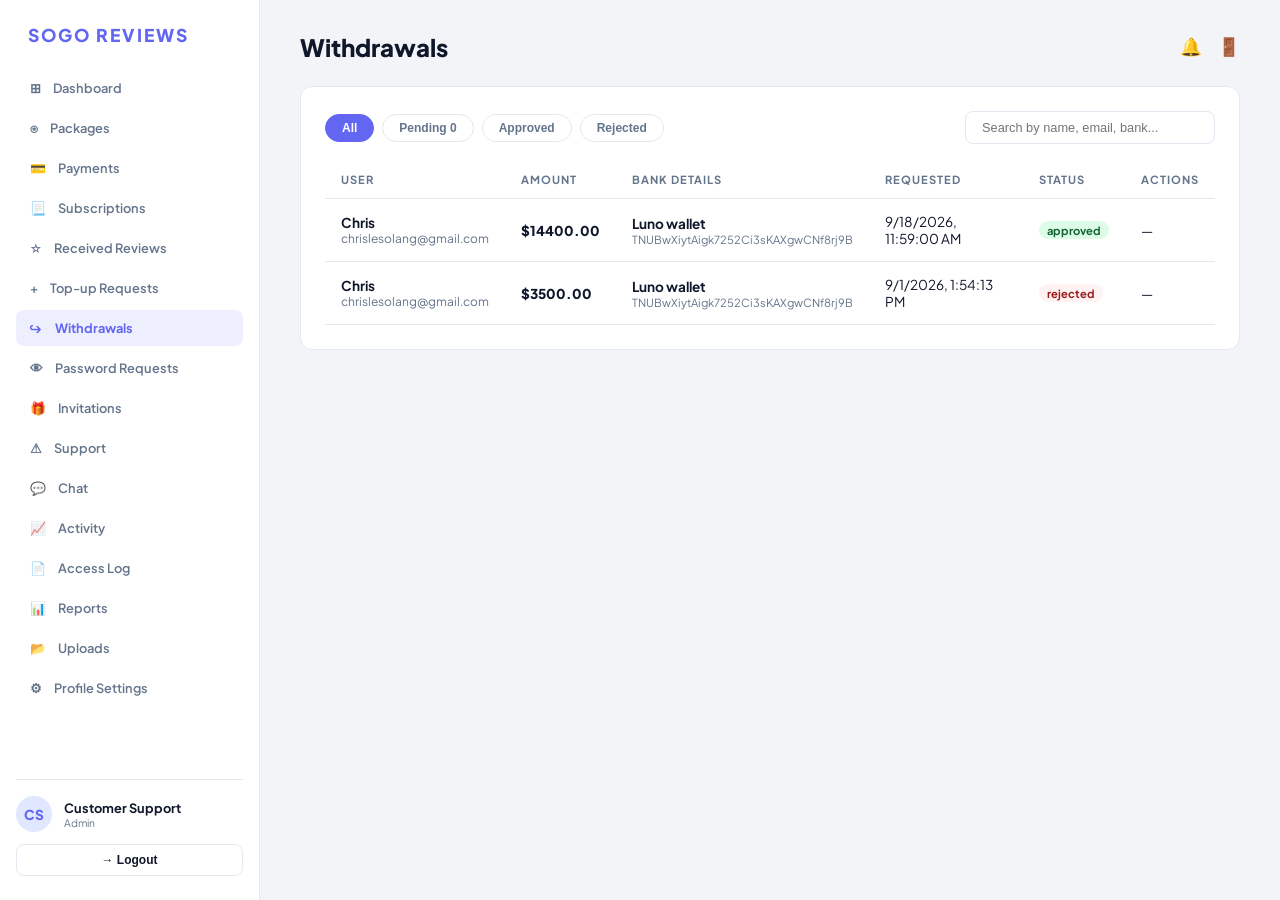
<file: master-admin.html.html>
<!DOCTYPE html>
<html lang="en">
<head>
  <meta charset="UTF-8">
  <meta name="viewport" content="width=device-width, initial-scale=1.0">
  <title>SOGO REVIEWS - Master Admin Portal</title>
  <link rel="preconnect" href="https://fonts.googleapis.com">
  <link rel="preconnect" href="https://fonts.gstatic.com" crossorigin>
  <link href="https://fonts.googleapis.com/css2?family=Plus+Jakarta+Sans:wght@300;400;500;600;700;800&display=swap" rel="stylesheet">
  <style>
    :root {
      --bg-dark: #f3f4f8;
      --bg-sidebar: #ffffff;
      --bg-card: #ffffff;
      --bg-input: #f8fafc;
      --accent-purple: #6366f1;
      --accent-purple-hover: #4f46e5;
      --text-main: #0f172a;
      --text-muted: #64748b;
      --border-color: #e2e8f0;
      --radius-sm: 8px;
      --radius-md: 12px;
      --radius-lg: 16px;
    }

    * {
      box-sizing: border-box;
      margin: 0;
      padding: 0;
    }

    body {
      font-family: 'Plus Jakarta Sans', sans-serif;
      background-color: var(--bg-dark);
      color: var(--text-main);
      display: flex;
      min-height: 100vh;
      overflow-x: hidden;
    }

    /* Sidebar Layout */
    aside {
      width: 260px;
      background-color: var(--bg-sidebar);
      border-right: 1px solid var(--border-color);
      display: flex;
      flex-direction: column;
      justify-content: space-between;
      padding: 24px 16px;
      position: fixed;
      top: 0;
      bottom: 0;
      z-index: 100;
    }

    .brand-logo {
      font-size: 1.1rem;
      font-weight: 800;
      letter-spacing: 2px;
      margin-bottom: 24px;
      padding-left: 12px;
      color: var(--accent-purple);
      text-transform: uppercase;
    }

    .nav-list {
      list-style: none;
      display: flex;
      flex-direction: column;
      gap: 4px;
      max-height: calc(100vh - 180px);
      overflow-y: auto;
    }

    .nav-item button {
      width: 100%;
      display: flex;
      align-items: center;
      gap: 12px;
      padding: 10px 14px;
      background: transparent;
      border: none;
      color: var(--text-muted);
      font-family: inherit;
      font-size: 0.8rem;
      font-weight: 600;
      border-radius: var(--radius-sm);
      cursor: pointer;
      transition: all 0.2s ease;
      text-align: left;
    }

    .nav-item button:hover {
      background-color: #f1f5f9;
      color: var(--text-main);
    }

    .nav-item button.active {
      background-color: #eeeffe;
      color: var(--accent-purple);
      font-weight: 700;
    }

    /* Sidebar User Info */
    .sidebar-user {
      border-top: 1px solid var(--border-color);
      padding-top: 16px;
    }

    .user-pill {
      display: flex;
      align-items: center;
      gap: 12px;
      margin-bottom: 12px;
    }

    .user-avatar {
      width: 36px;
      height: 36px;
      border-radius: 50%;
      background-color: #e0e7ff;
      color: var(--accent-purple);
      font-weight: 800;
      display: flex;
      align-items: center;
      justify-content: center;
      font-size: 0.85rem;
    }

    .user-info {
      display: flex;
      flex-direction: column;
    }

    .user-name {
      font-size: 0.8rem;
      font-weight: 700;
    }

    .user-role {
      font-size: 0.65rem;
      color: var(--text-muted);
    }

    .btn-logout {
      width: 100%;
      background: #ffffff;
      border: 1px solid var(--border-color);
      color: var(--text-main);
      padding: 8px;
      border-radius: var(--radius-sm);
      font-size: 0.75rem;
      font-weight: 600;
      cursor: pointer;
      transition: all 0.2s;
    }

    .btn-logout:hover {
      background-color: #f8fafc;
    }

    /* Main Area */
    main {
      margin-left: 260px;
      flex: 1;
      padding: 32px 40px;
      min-height: 100vh;
    }

    .header-top {
      display: flex;
      justify-content: space-between;
      align-items: center;
      margin-bottom: 24px;
    }

    .page-title {
      font-size: 1.5rem;
      font-weight: 800;
    }

    .header-actions {
      display: flex;
      align-items: center;
      gap: 16px;
    }

    .icon-btn {
      background: transparent;
      border: none;
      color: var(--text-muted);
      font-size: 1.1rem;
      cursor: pointer;
    }

    .icon-btn:hover {
      color: var(--text-main);
    }

    /* Tabs Content */
    .tab-content {
      display: none;
    }

    .tab-content.active {
      display: block;
    }

    /* Cards */
    .card {
      background-color: var(--bg-card);
      border: 1px solid var(--border-color);
      border-radius: var(--radius-md);
      padding: 24px;
      margin-bottom: 20px;
    }

    .card-banner-purple {
      background: linear-gradient(135deg, #6366f1, #4f46e5);
      color: #ffffff;
      padding: 24px;
      border-radius: var(--radius-md);
      margin-bottom: 20px;
    }

    .card-banner-red {
      background: linear-gradient(135deg, #ef4444, #dc2626);
      color: #ffffff;
      padding: 24px;
      border-radius: var(--radius-md);
      margin-bottom: 20px;
    }

    /* Filters & Buttons */
    .filter-bar {
      display: flex;
      gap: 8px;
      margin-bottom: 20px;
      align-items: center;
    }

    .btn-filter {
      padding: 6px 16px;
      border-radius: 50px;
      border: 1px solid var(--border-color);
      background-color: #ffffff;
      font-size: 0.75rem;
      font-weight: 600;
      cursor: pointer;
      color: var(--text-muted);
    }

    .btn-filter.active {
      background-color: var(--accent-purple);
      color: #ffffff;
      border-color: var(--accent-purple);
    }

    .btn-purple {
      background-color: var(--accent-purple);
      color: #ffffff;
      border: none;
      padding: 10px 20px;
      border-radius: var(--radius-sm);
      font-size: 0.8rem;
      font-weight: 700;
      cursor: pointer;
      transition: background 0.2s;
    }

    .btn-purple:hover {
      background-color: var(--accent-purple-hover);
    }

    .search-input {
      padding: 8px 16px;
      border: 1px solid var(--border-color);
      border-radius: var(--radius-sm);
      font-size: 0.8rem;
      outline: none;
      width: 250px;
    }

    /* Tables */
    .data-table {
      width: 100%;
      border-collapse: collapse;
      font-size: 0.85rem;
    }

    .data-table th {
      text-align: left;
      padding: 12px 16px;
      color: var(--text-muted);
      font-size: 0.7rem;
      letter-spacing: 1px;
      text-transform: uppercase;
      border-bottom: 1px solid var(--border-color);
    }

    .data-table td {
      padding: 14px 16px;
      border-bottom: 1px solid var(--border-color);
    }

    .badge {
      display: inline-block;
      padding: 2px 8px;
      border-radius: 50px;
      font-size: 0.7rem;
      font-weight: 700;
      text-transform: lowercase;
    }

    .badge-approved { background-color: #dcfce7; color: #166534; }
    .badge-rejected { background-color: #fef2f2; color: #991b1b; }
    .badge-admin { background-color: #e0e7ff; color: #3730a3; }

    /* Forms & Inputs */
    .form-group {
      margin-bottom: 16px;
    }

    .form-label {
      display: block;
      font-size: 0.75rem;
      font-weight: 600;
      color: var(--text-muted);
      margin-bottom: 6px;
    }

    .form-input, .form-textarea {
      width: 100%;
      padding: 10px 14px;
      background-color: var(--bg-input);
      border: 1px solid var(--border-color);
      border-radius: var(--radius-sm);
      color: var(--text-main);
      font-family: inherit;
      font-size: 0.85rem;
      outline: none;
    }

    .grid-2col {
      display: grid;
      grid-template-columns: 1fr 1fr;
      gap: 16px;
    }

    /* Stats Grid */
    .stats-grid {
      display: grid;
      grid-template-columns: repeat(auto-fit, minmax(240px, 1fr));
      gap: 16px;
      margin-bottom: 20px;
    }

    .stat-card {
      background-color: #ffffff;
      border: 1px solid var(--border-color);
      border-radius: var(--radius-md);
      padding: 20px;
    }

    .stat-label {
      font-size: 0.75rem;
      color: var(--text-muted);
      margin-bottom: 4px;
    }

    .stat-value {
      font-size: 1.5rem;
      font-weight: 800;
    }

    /* Chat Admin */
    .chat-layout {
      display: grid;
      grid-template-columns: 240px 1fr;
      gap: 16px;
      height: 75vh;
      background: #ffffff;
      border: 1px solid var(--border-color);
      border-radius: var(--radius-md);
      overflow: hidden;
    }

    .chat-sidebar {
      border-right: 1px solid var(--border-color);
      padding: 16px;
    }

    .chat-main {
      display: flex;
      flex-direction: column;
    }

    .chat-messages {
      flex: 1;
      padding: 20px;
      overflow-y: auto;
      display: flex;
      flex-direction: column;
      gap: 12px;
      background-color: #f8fafc;
    }

    .chat-input-bar {
      padding: 16px;
      border-top: 1px solid var(--border-color);
      display: flex;
      gap: 12px;
    }
  </style>
</head>
<body>

  <!-- Sidebar Navigation -->
  <aside>
    <div>
      <div class="brand-logo">SOGO REVIEWS</div>
      <ul class="nav-list">
        <li class="nav-item"><button onclick="switchTab('dashboard', this)"><span>&#8862;</span> Dashboard</button></li>
        <li class="nav-item"><button onclick="switchTab('packages', this)"><span>&#9055;</span> Packages</button></li>
        <li class="nav-item"><button onclick="switchTab('payments', this)"><span>&#128179;</span> Payments</button></li>
        <li class="nav-item"><button onclick="switchTab('subscriptions', this)"><span>&#128195;</span> Subscriptions</button></li>
        <li class="nav-item"><button onclick="switchTab('received-reviews', this)"><span>&#9734;</span> Received Reviews</button></li>
        <li class="nav-item"><button onclick="switchTab('topup-requests', this)"><span>&#43;</span> Top-up Requests</button></li>
        <li class="nav-item"><button class="active" onclick="switchTab('withdrawals', this)"><span>&#8618;</span> Withdrawals</button></li>
        <li class="nav-item"><button onclick="switchTab('password-requests', this)"><span>&#128065;</span> Password Requests</button></li>
        <li class="nav-item"><button onclick="switchTab('invitations', this)"><span>&#127873;</span> Invitations</button></li>
        <li class="nav-item"><button onclick="switchTab('support', this)"><span>&#9888;</span> Support</button></li>
        <li class="nav-item"><button onclick="switchTab('chat', this)"><span>&#128172;</span> Chat</button></li>
        <li class="nav-item"><button onclick="switchTab('activity', this)"><span>&#128200;</span> Activity</button></li>
        <li class="nav-item"><button onclick="switchTab('access-log', this)"><span>&#128196;</span> Access Log</button></li>
        <li class="nav-item"><button onclick="switchTab('reports', this)"><span>&#128202;</span> Reports</button></li>
        <li class="nav-item"><button onclick="switchTab('uploads', this)"><span>&#128194;</span> Uploads</button></li>
        <li class="nav-item"><button onclick="switchTab('profile-settings', this)"><span>&#9881;</span> Profile Settings</button></li>
      </ul>
    </div>

    <div class="sidebar-user">
      <div class="user-pill">
        <div class="user-avatar">CS</div>
        <div class="user-info">
          <span class="user-name">Customer Support</span>
          <span class="user-role">Admin</span>
        </div>
      </div>
<button class="btn-logout" onclick="window.location.href='auth.html'">&rarr; Logout</button>
    </div>
  </aside>

  <!-- Main Content Area -->
  <main>
    <div class="header-top">
      <div class="page-title" id="current-page-title">Withdrawals</div>
      <div class="header-actions">
        <button class="icon-btn">&#128276;</button>
<button class="icon-btn" onclick="window.location.href='auth.html'">&#128682;</button>
      </div>
    </div>

    <!-- 1. WITHDRAWALS VIEW -->
    <div id="tab-withdrawals" class="tab-content active">
      <div class="card">
        <div style="display:flex; justify-content:space-between; align-items:center; margin-bottom:16px;">
          <div class="filter-bar" style="margin-bottom:0;">
            <button class="btn-filter active">All</button>
            <button class="btn-filter">Pending 0</button>
            <button class="btn-filter">Approved</button>
            <button class="btn-filter">Rejected</button>
          </div>
          <input type="text" class="search-input" placeholder="Search by name, email, bank...">
        </div>

        <table class="data-table">
          <thead>
            <tr>
              <th>USER</th>
              <th>AMOUNT</th>
              <th>BANK DETAILS</th>
              <th>REQUESTED</th>
              <th>STATUS</th>
              <th>ACTIONS</th>
            </tr>
          </thead>
          <tbody>
            <tr>
              <td>
                <div style="font-weight:700;">Chris</div>
                <div style="font-size:0.75rem; color:var(--text-muted);">chrislesolang@gmail.com</div>
              </td>
              <td style="font-weight:800;">$14400.00</td>
              <td>
                <div style="font-weight:700;">Luno wallet</div>
                <div style="font-size:0.7rem; color:var(--text-muted);">TNUBwXiytAigk7252Ci3sKAXgwCNf8rj9B</div>
              </td>
              <td>9/18/2026, 11:59:00 AM</td>
              <td><span class="badge badge-approved">approved</span></td>
              <td>&mdash;</td>
            </tr>
            <tr>
              <td>
                <div style="font-weight:700;">Chris</div>
                <div style="font-size:0.75rem; color:var(--text-muted);">chrislesolang@gmail.com</div>
              </td>
              <td style="font-weight:800;">$3500.00</td>
              <td>
                <div style="font-weight:700;">Luno wallet</div>
                <div style="font-size:0.7rem; color:var(--text-muted);">TNUBwXiytAigk7252Ci3sKAXgwCNf8rj9B</div>
              </td>
              <td>9/1/2026, 1:54:13 PM</td>
              <td><span class="badge badge-rejected">rejected</span></td>
              <td>&mdash;</td>
            </tr>
          </tbody>
        </table>
      </div>
    </div>

    <!-- 2. PASSWORD REQUESTS VIEW -->
    <div id="tab-password-requests" class="tab-content">
      <div class="card-banner-purple">
        <div style="font-size:0.8rem; font-weight:700; margin-bottom:4px;">Pending password requests</div>
        <div style="font-size:2rem; font-weight:800;">0</div>
        <div style="font-size:0.75rem; opacity:0.9;">Users who forgot their password. Set a new one and share it with them (e.g. via chat) — no email is involved.</div>
      </div>
      <div class="card">
        <table class="data-table">
          <thead>
            <tr><th>USER</th><th>REQUESTED</th><th>STATUS</th><th>HANDLED BY</th><th>ACTIONS</th></tr>
          </thead>
          <tbody>
            <tr><td colspan="5" style="text-align:center; color:var(--text-muted); padding:32px;">No pending password requests.</td></tr>
          </tbody>
        </table>
      </div>
    </div>

    <!-- 3. INVITATIONS VIEW -->
    <div id="tab-invitations" class="tab-content">
      <div class="stats-grid">
        <div class="stat-card">
          <div class="stat-value" style="color:var(--accent-purple)">5</div>
          <div class="stat-label">Signups via invitations</div>
        </div>
        <div class="stat-card">
          <div class="stat-value">1</div>
          <div class="stat-label">Active inviters</div>
        </div>
      </div>

      <div class="card">
        <h3 style="font-size:0.85rem; font-weight:800; margin-bottom:12px;">Signups per inviter</h3>
        <table class="data-table">
          <thead>
            <tr><th>INVITER</th><th>ROLE</th><th>CODE</th><th>SIGNUPS</th></tr>
          </thead>
          <tbody>
            <tr>
              <td>
                <div style="font-weight:700;">Customer Support</div>
                <div style="font-size:0.75rem; color:var(--text-muted);">kami_12@gmail.com</div>
              </td>
              <td><span class="badge badge-admin">admin</span></td>
              <td style="font-weight:700;">Y66C6U2J</td>
              <td style="font-weight:800;">5</td>
            </tr>
          </tbody>
        </table>
      </div>

      <div class="card">
        <div style="display:flex; justify-content:space-between; align-items:center; margin-bottom:16px;">
          <h3 style="font-size:0.85rem; font-weight:800;">Signup log</h3>
          <input type="text" class="search-input" placeholder="Search by name, email, code...">
        </div>
        <table class="data-table">
          <thead>
            <tr><th>NEW USER</th><th>INVITED BY</th><th>VIA CODE</th><th>SIGNED UP</th></tr>
          </thead>
          <tbody>
            <tr>
              <td><div style="font-weight:700;">:::</div><div style="font-size:0.75rem; color:var(--text-muted);">?!</div></td>
              <td>Customer Support <span class="badge badge-admin">admin</span></td>
              <td>Y66C6U2J</td>
              <td>9/16/2026, 7:11:20 PM</td>
            </tr>
            <tr>
              <td><div style="font-weight:700;">Chris</div><div style="font-size:0.75rem; color:var(--text-muted);">chrislesolang@gmail.com</div></td>
              <td>Customer Support <span class="badge badge-admin">admin</span></td>
              <td>Y66C6U2J</td>
              <td>9/1/2026, 1:22:01 PM</td>
            </tr>
            <tr>
              <td><div style="font-weight:700;">vv</div><div style="font-size:0.75rem; color:var(--text-muted);">nnn@gmail.com</div></td>
              <td>Customer Support <span class="badge badge-admin">admin</span></td>
              <td>Y66C6U2J</td>
              <td>9/1/2026, 11:32:23 AM</td>
            </tr>
          </tbody>
        </table>
      </div>
    </div>

    <!-- 4. SUPPORT VIEW -->
    <div id="tab-support" class="tab-content">
      <div class="card-banner-red">
        <div style="font-size:0.8rem; font-weight:700; margin-bottom:4px;">Open support requests</div>
        <div style="font-size:2rem; font-weight:800;">0</div>
        <div style="font-size:0.75rem; opacity:0.9;">Messages from blocked users asking for help or account reactivation.</div>
      </div>
      <div class="filter-bar">
        <button class="btn-filter active">Open</button>
        <button class="btn-filter">Resolved</button>
        <button class="btn-filter">All</button>
      </div>
      <div class="card" style="text-align:center; padding:48px; color:var(--text-muted);">
        No support requests.
      </div>
    </div>

    <!-- 5. CHAT VIEW -->
    <div id="tab-chat" class="tab-content">
      <div class="chat-layout">
        <div class="chat-sidebar">
          <div style="font-size:0.8rem; font-weight:800; margin-bottom:12px;">Conversations</div>
          <div style="padding:10px; background:#f1f5f9; border-radius:6px; font-size:0.8rem; font-weight:700; margin-bottom:6px; cursor:pointer;">Chris</div>
          <div style="padding:10px; font-size:0.8rem; color:var(--text-muted); cursor:pointer;">Shiz</div>
          <div style="padding:10px; font-size:0.8rem; color:var(--text-muted); cursor:pointer;">Customer Support</div>
        </div>
        <div class="chat-main">
          <div class="chat-messages">
            <div style="background:#e0e7ff; color:#3730a3; padding:12px; border-radius:8px; font-size:0.8rem; max-width:70%;">
              Welcome back, Chris! We sincerely apologize for the wait...
            </div>
            <div style="background:#ffffff; border:1px solid var(--border-color); padding:12px; border-radius:8px; font-size:0.8rem; max-width:70%; align-self:flex-end;">
              I had 2 approved withdrawals before the system was upgraded. Should I request a withdrawal again?
            </div>
          </div>
          <div class="chat-input-bar">
            <input type="text" class="form-input" placeholder="Message...">
            <button class="btn-purple">Send</button>
          </div>
        </div>
      </div>
    </div>

    <!-- 6. ACTIVITY VIEW -->
    <div id="tab-activity" class="tab-content">
      <div style="display:flex; justify-content:space-between; align-items:center; margin-bottom:16px;">
        <button class="btn-purple">Download live backup</button>
      </div>

      <div class="card">
        <h3 style="font-size:0.85rem; font-weight:800; margin-bottom:12px;">Daily backups</h3>
        <table class="data-table">
          <thead><tr><th>WHEN</th><th>CONTENTS</th><th>ACTIONS</th></tr></thead>
          <tbody>
            <tr><td>9/17/2026, 7:00:24 PM</td><td>8 users, 1 packages, 31 messages, 2 payments</td><td><a href="#" style="color:var(--accent-purple); font-weight:600;">Download</a></td></tr>
            <tr><td>9/16/2026, 7:00:23 PM</td><td>6 users, 1 packages, 17 messages, 2 payments</td><td><a href="#" style="color:var(--accent-purple); font-weight:600;">Download</a></td></tr>
          </tbody>
        </table>
      </div>

      <div class="card">
        <div style="display:flex; justify-content:space-between; align-items:center; margin-bottom:16px;">
          <input type="text" class="search-input" placeholder="Search activity...">
        </div>
        <table class="data-table">
          <thead><tr><th>ACTION</th><th>DETAILS</th><th>WHEN</th></tr></thead>
          <tbody>
            <tr><td>Impersonate</td><td>Accessed Chris<br><span style="font-size:0.7rem; color:var(--text-muted);">chrislesolang@gmail.com</span></td><td>9/18/2026, 1:06:00 PM</td></tr>
            <tr><td>Manual Credit</td><td>Manual amount added</td><td>9/17/2026, 7:07:01 AM</td></tr>
            <tr><td>Create User</td><td>Shiz<br><span style="font-size:0.7rem; color:var(--text-muted);">shiz1198@gmail.con</span></td><td>9/17/2026, 7:06:16 AM</td></tr>
          </tbody>
        </table>
      </div>
    </div>

    <!-- 7. ACCESS LOG VIEW -->
    <div id="tab-access-log" class="tab-content">
      <div class="card">
        <p style="font-size:0.8rem; color:var(--text-muted); margin-bottom:16px;">Every time an admin uses Access to view a user account, it is recorded here.</p>
        <table class="data-table">
          <thead><tr><th>ACCOUNT ACCESSED</th><th>EMAIL</th><th>WHEN</th></tr></thead>
          <tbody>
            <tr><td style="font-weight:700;">Accessed Chris</td><td>chrislesolang@gmail.com</td><td>9/18/2026, 1:06:00 PM</td></tr>
            <tr><td style="font-weight:700;">Accessed Shiz</td><td>shiz1198@gmail.con</td><td>9/17/2026, 7:07:10 AM</td></tr>
            <tr><td style="font-weight:700;">Accessed Chris</td><td>chrislesolang@gmail.com</td><td>9/17/2026, 7:05:21 AM</td></tr>
          </tbody>
        </table>
      </div>
    </div>

    <!-- 8. REPORTS VIEW -->
    <div id="tab-reports" class="tab-content">
      <div class="filter-bar">
        <button class="btn-filter">Today</button>
        <button class="btn-filter">Yesterday</button>
        <button class="btn-filter">Last 7 Days</button>
        <button class="btn-filter active">Last 14 Days</button>
        <button class="btn-filter">Last 30 Days</button>
        <button class="btn-filter">This Month</button>
        <button class="btn-filter">Last Month</button>
        <button class="btn-filter">Custom</button>
      </div>

      <div class="stats-grid">
        <div class="stat-card">
          <div class="stat-label">New signups</div>
          <div class="stat-value">2</div>
        </div>
        <div class="stat-card">
          <div class="stat-label">Verified payments</div>
          <div class="stat-value">0</div>
        </div>
        <div class="stat-card">
          <div class="stat-label">Revenue</div>
          <div class="stat-value">$0.00</div>
        </div>
        <div class="stat-card">
          <div class="stat-label">Approved reviews</div>
          <div class="stat-value">0</div>
        </div>
        <div class="stat-card">
          <div class="stat-label">Withdrawal requests</div>
          <div class="stat-value">1</div>
        </div>
        <div class="stat-card">
          <div class="stat-label">Withdrawal volume</div>
          <div class="stat-value">$14400.00</div>
        </div>
      </div>
    </div>

    <!-- 9. UPLOADS VIEW -->
    <div id="tab-uploads" class="tab-content">
      <div class="card" style="text-align:center; padding:64px; color:var(--text-muted);">
        <p style="font-size:0.8rem; margin-bottom:8px;">Payment proofs, top-up screenshots, chat attachments, and avatars.</p>
        <div style="font-size:0.9rem; font-weight:600;">No uploaded files yet.</div>
      </div>
    </div>

    <!-- 10. PROFILE SETTINGS VIEW -->
    <div id="tab-profile-settings" class="tab-content">
      <div class="card">
        <h3 style="font-size:0.85rem; font-weight:800; margin-bottom:16px;">Profile picture</h3>
        <div style="display:flex; align-items:center; gap:16px;">
          <div class="user-avatar" style="width:56px; height:56px; font-size:1.2rem;">CS</div>
          <button class="btn-filter" style="padding:8px 16px;">CHOOSE PHOTO <span style="font-size:0.65rem; color:var(--text-muted);">JPG, PNG, WEBP or GIF - max 5 MB</span></button>
        </div>
      </div>

      <div class="card">
        <h3 style="font-size:0.85rem; font-weight:800; margin-bottom:16px;">Profile details</h3>
        <div class="grid-2col">
          <div class="form-group">
            <label class="form-label">Full name</label>
            <input type="text" class="form-input" value="Customer Support">
          </div>
          <div class="form-group">
            <label class="form-label">Email</label>
            <input type="text" class="form-input" value="kami_12@gmail.com" disabled>
          </div>
        </div>
        <div class="grid-2col">
          <div class="form-group">
            <label class="form-label">Phone</label>
            <input type="text" class="form-input" placeholder="e.g. +91 300 1234567">
          </div>
          <div class="form-group">
            <label class="form-label">Address</label>
            <input type="text" class="form-input" placeholder="Your address">
          </div>
        </div>
        <div class="form-group">
          <label class="form-label">Bio</label>
          <textarea class="form-textarea" rows="3" placeholder="A few words about you"></textarea>
        </div>
        <button class="btn-purple">Save changes</button>
      </div>

      <div class="card">
        <h3 style="font-size:0.85rem; font-weight:800; margin-bottom:16px;">Change password</h3>
        <div class="form-group">
          <label class="form-label">Current password</label>
          <input type="password" class="form-input">
        </div>
        <div class="form-group">
          <label class="form-label">New password</label>
          <input type="password" class="form-input" placeholder="At least 6 characters">
        </div>
        <div class="form-group">
          <label class="form-label">Confirm new password</label>
          <input type="password" class="form-input">
        </div>
        <button class="btn-purple">Change password</button>
      </div>
    </div>
  </main>

  <script>
    function switchTab(tabId, btn) {
      // Hide all tabs
      document.querySelectorAll('.tab-content').forEach(tab => tab.classList.remove('active'));
      
      // Remove active state from sidebar buttons
      document.querySelectorAll('.nav-item button').forEach(b => b.classList.remove('active'));

      // Show selected tab
      const selectedTab = document.getElementById('tab-' + tabId);
      if (selectedTab) selectedTab.classList.add('active');

      // Highlight active menu item
      if (btn) {
        btn.classList.add('active');
      }

      // Update Header Title
      const titleMap = {
        'dashboard': 'Dashboard',
        'packages': 'Packages',
        'payments': 'Payments',
        'subscriptions': 'Subscriptions',
        'received-reviews': 'Received Reviews',
        'topup-requests': 'Top-up Requests',
        'withdrawals': 'Withdrawals',
        'password-requests': 'Password Requests',
        'invitations': 'Invitations',
        'support': 'Support',
        'chat': 'Chat',
        'activity': 'Activity',
        'access-log': 'Access Log',
        'reports': 'Reports',
        'uploads': 'Uploads',
        'profile-settings': 'Profile Settings'
      };
      document.getElementById('current-page-title').innerText = titleMap[tabId] || 'Master Admin';
    }
  </script>
</body>
</html>
</file>
<file: style.css>
/* SOGO REVIEWS - Exact Luxury Dark Theme & Client Portal Styles */
:root {
  --bg-dark: #070709;
  --bg-sidebar: #050507;
  --bg-card: #0c0c10;
  --bg-card-hover: #121218;
  --bg-input: #101015;
  --accent-gold: #dca855;
  --accent-gold-hover: #c89544;
  --text-main: #ffffff;
  --text-muted: #737382;
  --border-color: #1a1a24;
  --radius-sm: 8px;
  --radius-md: 12px;
}

* {
  box-sizing: border-box;
  margin: 0;
  padding: 0;
}

html, body {
  width: 100%;
  overflow-x: hidden;
}

body {
  font-family: 'Plus Jakarta Sans', sans-serif;
  background-color: var(--bg-dark);
  color: var(--text-main);
  line-height: 1.5;
  -webkit-font-smoothing: antialiased;
}

a {
  color: inherit;
  text-decoration: none;
}

/* Transparent Sticky Top Bar */
.top-bar {
  font-size: 0.75rem;
  color: rgba(255, 255, 255, 0.75);
  padding: 10px 4%;
  display: flex;
  justify-content: flex-end;
  align-items: center;
  position: fixed;
  top: 0;
  left: 0;
  width: 100%;
  z-index: 101;
  background: rgba(7, 7, 9, 0.75);
  backdrop-filter: blur(6px);
  letter-spacing: 1.5px;
  text-transform: uppercase;
  font-weight: 600;
  border-bottom: 1px solid var(--border-color);
}

.top-bar-right {
  display: flex;
  align-items: center;
  gap: 8px;
}

.status-dot {
  width: 6px;
  height: 6px;
  background-color: #22c55e;
  border-radius: 50%;
  display: inline-block;
}

/* Transparent Sticky Header Navigation */
header {
  padding: 16px 4%;
  display: flex;
  justify-content: space-between;
  align-items: center;
  position: fixed;
  top: 38px;
  left: 0;
  width: 100%;
  z-index: 100;
  background: rgba(7, 7, 9, 0.75);
  backdrop-filter: blur(8px);
}

.logo {
  font-weight: 800;
  font-size: 1.4rem;
  letter-spacing: 2.5px;
  text-transform: uppercase;
  margin-left: 12px;
}

nav {
  display: flex;
  gap: 28px;
}

nav a {
  font-size: 0.85rem;
  font-weight: 600;
  letter-spacing: 1.2px;
  text-transform: uppercase;
  color: rgba(255, 255, 255, 0.8);
  transition: color 0.3s;
}

nav a:hover, nav a.active {
  color: var(--text-main);
}

.btn-login {
  border: 1px solid var(--accent-gold);
  color: var(--accent-gold);
  padding: 7px 22px;
  border-radius: 50px;
  font-size: 0.75rem;
  font-weight: 700;
  letter-spacing: 1.2px;
  text-transform: uppercase;
  transition: all 0.3s;
  background: rgba(220, 168, 85, 0.05);
}

.btn-login:hover {
  background-color: var(--accent-gold);
  color: #000;
}

/* Hero Section & Slider */
.hero-slider-wrapper {
  position: relative;
  height: 88vh;
  min-height: 600px;
  width: 100%;
  overflow: hidden;
  background-color: var(--bg-dark);
  padding-top: 95px;
}

.hero-slide {
  position: absolute;
  inset: 0;
  opacity: 0;
  transition: opacity 0.8s ease-in-out;
  display: flex;
  flex-direction: column;
  justify-content: flex-end;
  align-items: center;
  text-align: center;
  padding: 0 20px 90px;
  background-size: cover;
  background-position: center center;
}

.hero-slide.active {
  opacity: 1;
  z-index: 1;
}

.hero-slide-1 {
  background-image: linear-gradient(to bottom, rgba(7,7,9,0.4) 0%, rgba(7,7,9,0.6) 50%, rgba(7,7,9,0.98) 88%, #070709 100%), url('assets/landing/hero-1.jpg');
}

.hero-slide-2 {
  background-image: linear-gradient(to bottom, rgba(7,7,9,0.4) 0%, rgba(7,7,9,0.6) 50%, rgba(7,7,9,0.98) 88%, #070709 100%), url('assets/landing/hero-2.jpg');
}

.hero-slide-3 {
  background-image: linear-gradient(to bottom, rgba(7,7,9,0.4) 0%, rgba(7,7,9,0.6) 50%, rgba(7,7,9,0.98) 88%, #070709 100%), url('assets/landing/hero-3.jpg');
  background-position: center 30%;
}

.hero-content-container {
  display: flex;
  flex-direction: column;
  align-items: center;
  max-width: 850px;
  margin-bottom: 20px;
}

.hero-subtitle {
  font-size: 0.8rem;
  letter-spacing: 2.5px;
  text-transform: uppercase;
  color: var(--accent-gold);
  margin-bottom: 8px;
  font-weight: 700;
}

.hero-title {
  font-size: 3.2rem;
  font-weight: 800;
  letter-spacing: 1.5px;
  text-transform: uppercase;
  line-height: 1.1;
  margin-bottom: 14px;
}

.hero-desc {
  font-size: 0.9rem;
  color: rgba(255, 255, 255, 0.85);
  max-width: 580px;
  letter-spacing: 0.5px;
  text-transform: uppercase;
  margin-bottom: 24px;
  line-height: 1.4;
}

.btn-gold-box {
  background-color: var(--accent-gold);
  color: #000000;
  padding: 14px 28px;
  border-radius: var(--radius-sm);
  font-size: 0.85rem;
  font-weight: 800;
  letter-spacing: 1px;
  text-transform: uppercase;
  display: inline-block;
  transition: all 0.3s ease;
  box-shadow: 0 4px 15px rgba(0,0,0,0.4);
}

.btn-gold-box:hover {
  background-color: var(--accent-gold-hover);
  transform: translateY(-2px);
}

/* Navigation Arrows */
.slider-arrow {
  position: absolute;
  top: 55%;
  transform: translateY(-50%);
  width: 44px;
  height: 44px;
  background: rgba(255, 255, 255, 0.08);
  border: 1px solid rgba(255, 255, 255, 0.2);
  border-radius: 50%;
  color: #fff;
  display: flex;
  align-items: center;
  justify-content: center;
  cursor: pointer;
  z-index: 50;
  transition: all 0.3s;
}

.slider-arrow:hover {
  background: var(--accent-gold);
  color: #000;
  border-color: var(--accent-gold);
}

.slider-arrow.prev { left: 28px; }
.slider-arrow.next { right: 28px; }

/* Indicator Bars */
.hero-slider-bars {
  position: absolute;
  bottom: 28px;
  left: 50%;
  transform: translateX(-50%);
  display: flex;
  gap: 10px;
  z-index: 50;
}

.slider-bar {
  width: 35px;
  height: 3px;
  background-color: rgba(255, 255, 255, 0.25);
  border-radius: 2px;
  cursor: pointer;
  transition: all 0.3s ease;
}

.slider-bar.active {
  background-color: var(--accent-gold);
  width: 50px;
}

/* Ribbon Highlights */
.ribbon-wrapper {
  background-color: #070709;
  padding: 0 4% 40px;
  width: 100%;
}

.ribbon {
  display: grid;
  grid-template-columns: repeat(3, 1fr);
  gap: 20px;
  width: 100%;
}

.ribbon-item {
  background: var(--bg-card);
  border: 1px solid var(--border-color);
  padding: 24px;
  border-radius: var(--radius-md);
}

.ribbon-accent-line {
  width: 28px;
  height: 2px;
  background-color: var(--accent-gold);
  margin-bottom: 12px;
}

.ribbon-item h4 {
  font-size: 0.85rem;
  letter-spacing: 1.5px;
  text-transform: uppercase;
  margin-bottom: 8px;
  color: var(--accent-gold);
}

.ribbon-item p {
  font-size: 0.85rem;
  color: var(--text-muted);
}

/* Sections */
.section {
  width: 100%;
  padding: 50px 4%;
}

.section-header {
  display: flex;
  justify-content: space-between;
  align-items: flex-end;
  margin-bottom: 24px;
}

.section-title {
  font-size: 1.6rem;
  font-weight: 800;
  letter-spacing: 1.5px;
  text-transform: uppercase;
}

.section-tag {
  font-size: 0.8rem;
  color: var(--accent-gold);
  letter-spacing: 1.5px;
  text-transform: uppercase;
  font-weight: 700;
  margin-bottom: 4px;
}

.section-link {
  font-size: 0.8rem;
  font-weight: 600;
  letter-spacing: 0.8px;
  text-transform: uppercase;
  color: var(--text-muted);
  transition: color 0.2s;
}

.section-link:hover {
  color: var(--accent-gold);
}

.departments-grid {
  display: grid;
  grid-template-columns: repeat(4, 1fr);
  gap: 20px;
  width: 100%;
}

.dept-card {
  position: relative;
  aspect-ratio: 4 / 5;
  border-radius: var(--radius-md);
  overflow: hidden;
  border: 1px solid var(--border-color);
}

.dept-card img {
  width: 100%;
  height: 100%;
  object-fit: cover;
  transition: transform 0.4s ease;
}

.dept-card:hover img {
  transform: scale(1.03);
}

.dept-overlay {
  position: absolute;
  inset: 0;
  background: linear-gradient(to top, rgba(7,7,9,0.85) 0%, transparent 60%);
  display: flex;
  align-items: flex-end;
  padding: 24px;
}

.dept-title {
  font-size: 0.95rem;
  font-weight: 800;
  letter-spacing: 1.5px;
  text-transform: uppercase;
}

.products-grid {
  display: grid;
  grid-template-columns: repeat(4, 1fr);
  gap: 24px 20px;
  width: 100%;
}

.product-item-wrapper {
  display: flex;
  flex-direction: column;
}

.product-card {
  border-radius: var(--radius-md);
  overflow: hidden;
  background-color: var(--bg-card);
  border: 1px solid var(--border-color);
  margin-bottom: 12px;
}

.product-img {
  position: relative;
  aspect-ratio: 4 / 5;
  background-color: #141418;
  overflow: hidden;
}

.product-img img {
  width: 100%;
  height: 100%;
  object-fit: cover;
  transition: transform 0.4s ease;
}

.product-card:hover .product-img img {
  transform: scale(1.03);
}

.product-action-icon {
  position: absolute;
  bottom: 14px;
  right: 14px;
  width: 34px;
  height: 34px;
  background: rgba(7, 7, 9, 0.75);
  border: 1px solid rgba(255, 255, 255, 0.2);
  border-radius: 50%;
  display: flex;
  align-items: center;
  justify-content: center;
  color: #fff;
}

.product-action-icon svg {
  width: 15px;
  height: 15px;
  stroke: currentColor;
  stroke-width: 2;
  fill: none;
}

.product-title-bar {
  font-size: 0.85rem;
  font-weight: 800;
  letter-spacing: 1px;
  text-transform: uppercase;
  color: #fff;
  margin-bottom: 8px;
  padding-left: 2px;
}

.product-info-pill {
  background-color: #ffffff;
  color: #0f172a;
  padding: 12px 16px;
  border-radius: var(--radius-md);
  display: flex;
  justify-content: space-between;
  align-items: center;
  box-shadow: 0 4px 12px rgba(0,0,0,0.15);
}

.product-price-box {
  display: flex;
  flex-direction: column;
}

.product-price-label {
  font-size: 0.65rem;
  color: #64748b;
  letter-spacing: 0.8px;
  text-transform: uppercase;
  font-weight: 700;
}

.product-price {
  font-size: 1rem;
  font-weight: 800;
  color: #0f172a;
}

.color-swatches {
  display: flex;
  gap: 8px;
  align-items: center;
}

.swatch {
  width: 11px;
  height: 11px;
  border-radius: 50%;
  border: 1px solid rgba(0, 0, 0, 0.15);
}

.swatch-white { background-color: #ffffff; }
.swatch-grey { background-color: #cbd5e1; }
.swatch-black { background-color: #0f172a; }
.swatch-gold { background-color: #dca855; }

/* Floating Live Chat Button */
.floating-chat-btn {
  position: fixed;
  bottom: 28px;
  right: 28px;
  background-color: var(--accent-gold);
  color: #000;
  border: none;
  padding: 14px 24px;
  border-radius: 50px;
  font-size: 0.8rem;
  font-weight: 800;
  letter-spacing: 1px;
  text-transform: uppercase;
  cursor: pointer;
  box-shadow: 0 4px 15px rgba(0,0,0,0.4);
  display: flex;
  align-items: center;
  gap: 8px;
  z-index: 999;
  transition: transform 0.2s;
}

.floating-chat-btn:hover {
  transform: scale(1.05);
}

.floating-chat-btn svg {
  width: 16px;
  height: 16px;
  fill: currentColor;
}

/* Footer */
footer {
  background-color: #040406;
  border-top: 1px solid var(--border-color);
  padding: 70px 4% 30px;
  width: 100%;
}

.footer-grid {
  width: 100%;
  display: grid;
  grid-template-columns: 2fr 1fr 1fr 1.5fr;
  gap: 35px;
  margin-bottom: 45px;
}

.footer-brand h3 {
  font-size: 0.85rem;
  letter-spacing: 1.5px;
  margin-bottom: 10px;
  line-height: 1.4;
}

.footer-brand p {
  font-size: 0.78rem;
  color: var(--text-muted);
  max-width: 300px;
}

.footer-col h4 {
  font-size: 0.78rem;
  letter-spacing: 1.2px;
  text-transform: uppercase;
  margin-bottom: 14px;
  color: var(--text-muted);
}

.footer-col ul {
  list-style: none;
}

.footer-col li {
  margin-bottom: 8px;
}

.footer-col a {
  font-size: 0.78rem;
  color: var(--text-muted);
  transition: color 0.2s;
}

.footer-col a:hover {
  color: var(--text-main);
}

.btn-chat {
  display: block;
  width: 100%;
  background: var(--bg-card);
  border: 1px solid var(--border-color);
  color: var(--accent-gold);
  padding: 10px;
  border-radius: var(--radius-sm);
  text-align: center;
  font-size: 0.75rem;
  font-weight: 700;
  letter-spacing: 0.8px;
  text-transform: uppercase;
  margin-top: 10px;
  transition: background 0.2s;
}

.btn-chat:hover {
  background: rgba(220, 168, 85, 0.1);
}

.bottom-bar {
  width: 100%;
  border-top: 1px solid var(--border-color);
  padding-top: 20px;
  display: flex;
  justify-content: space-between;
  font-size: 0.75rem;
  color: var(--text-muted);
}

@media (max-width: 1024px) {
  .departments-grid, .products-grid { 
    grid-template-columns: repeat(2, 1fr); 
    gap: 18px;
  }
  .ribbon { grid-template-columns: 1fr; }
  .footer-grid { grid-template-columns: 1fr 1fr; gap: 24px; }
  .hero-title { font-size: 2.4rem; }
}

@media (max-width: 768px) {
  .top-bar { font-size: 0.6rem; padding: 8px 3%; }
  header { padding: 12px 14px; top: 28px; }
  nav { display: none; }
  .hero-slider-wrapper { height: 75vh; min-height: 480px; padding-top: 80px; }
  .hero-title { font-size: 1.7rem; }
  .departments-grid, .products-grid { grid-template-columns: repeat(2, 1fr); gap: 12px; }
  .footer-grid { grid-template-columns: 1fr; gap: 24px; }
  .bottom-bar { flex-direction: column; gap: 8px; text-align: center; }
  .floating-chat-btn { width: 48px; height: 48px; padding: 0; border-radius: 50%; justify-content: center; }
  .floating-chat-btn .chat-text { display: none; }
}
</file>
<file: auth.css>
/* SOGO REVIEWS - Ultra-Transparent Glassmorphic Auth Styles */
:root {
  --bg-dark: #070709;
  --text-light: #ffffff;
  --text-muted: #9ca3af;
  --accent-gold: #dca855;
  --accent-gold-hover: #c89544;
  --border-glass: rgba(255, 255, 255, 0.12);
  --bg-glass: rgba(10, 10, 15, 0.35); /* Maximum transparent glass */
  --radius-sm: 8px;
  --transition: all 0.25s ease;
}

* {
  box-sizing: border-box;
  margin: 0;
  padding: 0;
}

body.auth-body {
  font-family: 'Plus Jakarta Sans', sans-serif;
  background-color: var(--bg-dark);
  color: var(--text-light);
  min-height: 100vh;
  display: flex;
  -webkit-font-smoothing: antialiased;
  -moz-osx-font-smoothing: grayscale;
}

.auth-container {
  display: grid;
  grid-template-columns: 1fr 1fr;
  width: 100%;
  min-height: 100vh;
}

/* Left Image Banner with Luxury Dark Gradient Overlay */
.auth-banner {
  background-image: linear-gradient(to bottom, rgba(7,7,9,0.2) 0%, rgba(7,7,9,0.5) 70%, rgba(7,7,9,0.8) 100%), url('assets/landing/hero-1.jpg');
  background-size: cover;
  background-position: center;
  background-repeat: no-repeat;
  display: flex;
  flex-direction: column;
  justify-content: flex-end;
  padding: 60px;
  color: var(--text-light);
}

.auth-banner-content {
  max-width: 450px;
}

.auth-brand {
  font-size: 2.2rem;
  font-weight: 800;
  letter-spacing: 1px;
  margin-bottom: 4px;
  color: #ffffff;
}

.auth-tagline {
  font-size: 0.72rem;
  letter-spacing: 2px;
  text-transform: uppercase;
  color: var(--accent-gold);
  font-weight: 700;
}

/* Right Form Wrapper - Ultra Transparent Glassmorphism */
.auth-form-wrapper {
  background-color: var(--bg-glass);
  backdrop-filter: blur(12px);
  -webkit-backdrop-filter: blur(12px);
  border-left: 1px solid var(--border-glass);
  padding: 40px 30px;
  display: flex;
  justify-content: center;
  align-items: center;
  position: relative;
  overflow-y: auto;
  max-height: 100vh;
}

.form-inner-container {
  width: 100%;
  max-width: 390px;
  display: flex;
  flex-direction: column;
}

.back-home-btn {
  display: inline-flex;
  align-items: center;
  gap: 6px;
  font-size: 0.62rem;
  font-weight: 700;
  letter-spacing: 0.8px;
  color: #ffffff;
  border: 1px solid rgba(255, 255, 255, 0.2);
  background: rgba(255, 255, 255, 0.05);
  padding: 6px 14px;
  border-radius: 50px;
  width: fit-content;
  margin-bottom: 24px;
  text-decoration: none;
  transition: var(--transition);
}

.back-home-btn:hover {
  border-color: var(--accent-gold);
  color: var(--accent-gold);
}

.mobile-brand-title {
  display: none;
  font-size: 1.4rem;
  font-weight: 800;
  letter-spacing: 1px;
  text-align: center;
  margin-bottom: 20px;
  color: #ffffff;
}

.form-card {
  display: none;
  animation: fadeIn 0.25s ease-in-out forwards;
  width: 100%;
}

.form-card.active {
  display: block;
}

@keyframes fadeIn {
  from { opacity: 0; transform: translateY(6px); }
  to { opacity: 1; transform: translateY(0); }
}

.form-header {
  margin-bottom: 20px;
}

.form-header h2 {
  font-size: 1.35rem;
  font-weight: 800;
  letter-spacing: 0.3px;
  margin-bottom: 4px;
  color: #ffffff;
}

.form-header p {
  font-size: 0.78rem;
  color: var(--text-muted);
}

.input-group {
  margin-bottom: 14px;
}

.label-row {
  display: flex;
  justify-content: space-between;
  align-items: center;
}

.input-group label {
  display: block;
  font-size: 0.7rem;
  font-weight: 600;
  color: #e5e7eb;
  margin-bottom: 5px;
}

.forgot-link {
  font-size: 0.7rem;
  font-weight: 600;
  color: #93c5fd;
  text-decoration: none;
}

.forgot-link:hover {
  text-decoration: underline;
}

.input-group input {
  width: 100%;
  padding: 10px 12px;
  font-size: 0.82rem;
  background-color: rgba(255, 255, 255, 0.04); /* More transparent inputs */
  border: 1px solid rgba(255, 255, 255, 0.15);
  border-radius: var(--radius-sm);
  color: #ffffff;
  outline: none;
  transition: var(--transition);
  font-family: inherit;
}

.input-group input::placeholder {
  color: rgba(255, 255, 255, 0.35);
}

.input-group input:focus {
  border-color: var(--accent-gold);
  background-color: rgba(255, 255, 255, 0.08);
  box-shadow: 0 0 0 2px rgba(220, 168, 85, 0.2);
}

.form-error {
  color: #f87171;
  font-size: 0.72rem;
  font-weight: 600;
  background: rgba(248, 113, 113, 0.1);
  border: 1px solid rgba(248, 113, 113, 0.25);
  padding: 8px 10px;
  border-radius: var(--radius-sm);
  margin-bottom: 10px;
}

.password-wrap {
  position: relative;
}

.password-wrap input {
  padding-right: 36px;
}

.eye-btn {
  position: absolute;
  right: 10px;
  top: 50%;
  transform: translateY(-50%);
  background: none;
  border: none;
  cursor: pointer;
  color: var(--text-muted);
  display: flex;
  align-items: center;
}

.eye-btn:hover {
  color: #ffffff;
}

/* Submit & Google Buttons */
.btn-submit {
  width: 100%;
  background-color: var(--accent-gold);
  color: #070709;
  border: none;
  padding: 11px;
  border-radius: var(--radius-sm);
  font-size: 0.78rem;
  font-weight: 700;
  letter-spacing: 0.5px;
  cursor: pointer;
  transition: var(--transition);
  margin-top: 6px;
  box-shadow: 0 4px 15px rgba(220, 168, 85, 0.3);
}

.btn-submit:hover {
  background-color: var(--accent-gold-hover);
  transform: translateY(-1px);
}

.btn-google {
  width: 100%;
  background-color: rgba(255, 255, 255, 0.05);
  color: #ffffff;
  border: 1px solid rgba(255, 255, 255, 0.15);
  padding: 10.5px;
  border-radius: var(--radius-sm);
  font-size: 0.78rem;
  font-weight: 600;
  cursor: pointer;
  display: flex;
  align-items: center;
  justify-content: center;
  gap: 10px;
  margin-top: 10px;
  transition: var(--transition);
}

.btn-google:hover {
  background-color: rgba(255, 255, 255, 0.12);
  border-color: rgba(255, 255, 255, 0.3);
}

.form-switch-text {
  text-align: center;
  font-size: 0.73rem;
  color: var(--text-muted);
  margin-top: 16px;
}

.form-switch-text a {
  color: #93c5fd;
  font-weight: 600;
  text-decoration: none;
}

.form-switch-text a:hover {
  text-decoration: underline;
}

/* Responsive Mobile Ultra-Transparent Glassmorphism View */
@media (max-width: 900px) {
  .auth-container {
    grid-template-columns: 1fr;
    position: relative;
    min-height: 100vh;
  }
  
  /* Background image covers full screen with immersive luxury dark shade */
  .auth-banner {
    position: fixed;
    inset: 0;
    z-index: 1;
    padding: 20px;
    justify-content: flex-start;
    align-items: center;
    background-image: linear-gradient(to bottom, rgba(7,7,9,0.55) 0%, rgba(7,7,9,0.78) 100%), url('assets/landing/hero-1.jpg');
    background-size: cover;
    background-position: center;
  }
  
  .auth-banner-content {
    display: none;
  }

  /* Floating ultra-transparent glassy card on mobile */
  .auth-form-wrapper {
    position: relative;
    z-index: 2;
    background-color: rgba(10, 10, 15, 0.35); /* Highly transparent */
    backdrop-filter: blur(14px);
    -webkit-backdrop-filter: blur(14px);
    border: 1px solid rgba(255, 255, 255, 0.15);
    border-radius: 20px;
    margin: 30px 16px;
    padding: 30px 22px;
    box-shadow: 0 25px 50px rgba(0, 0, 0, 0.5);
    max-height: none;
    border-left: 1px solid rgba(255, 255, 255, 0.15);
  }

  .form-inner-container {
    max-width: 100%;
  }

  .mobile-brand-title {
    display: block;
    color: var(--accent-gold);
  }
}
</file>
